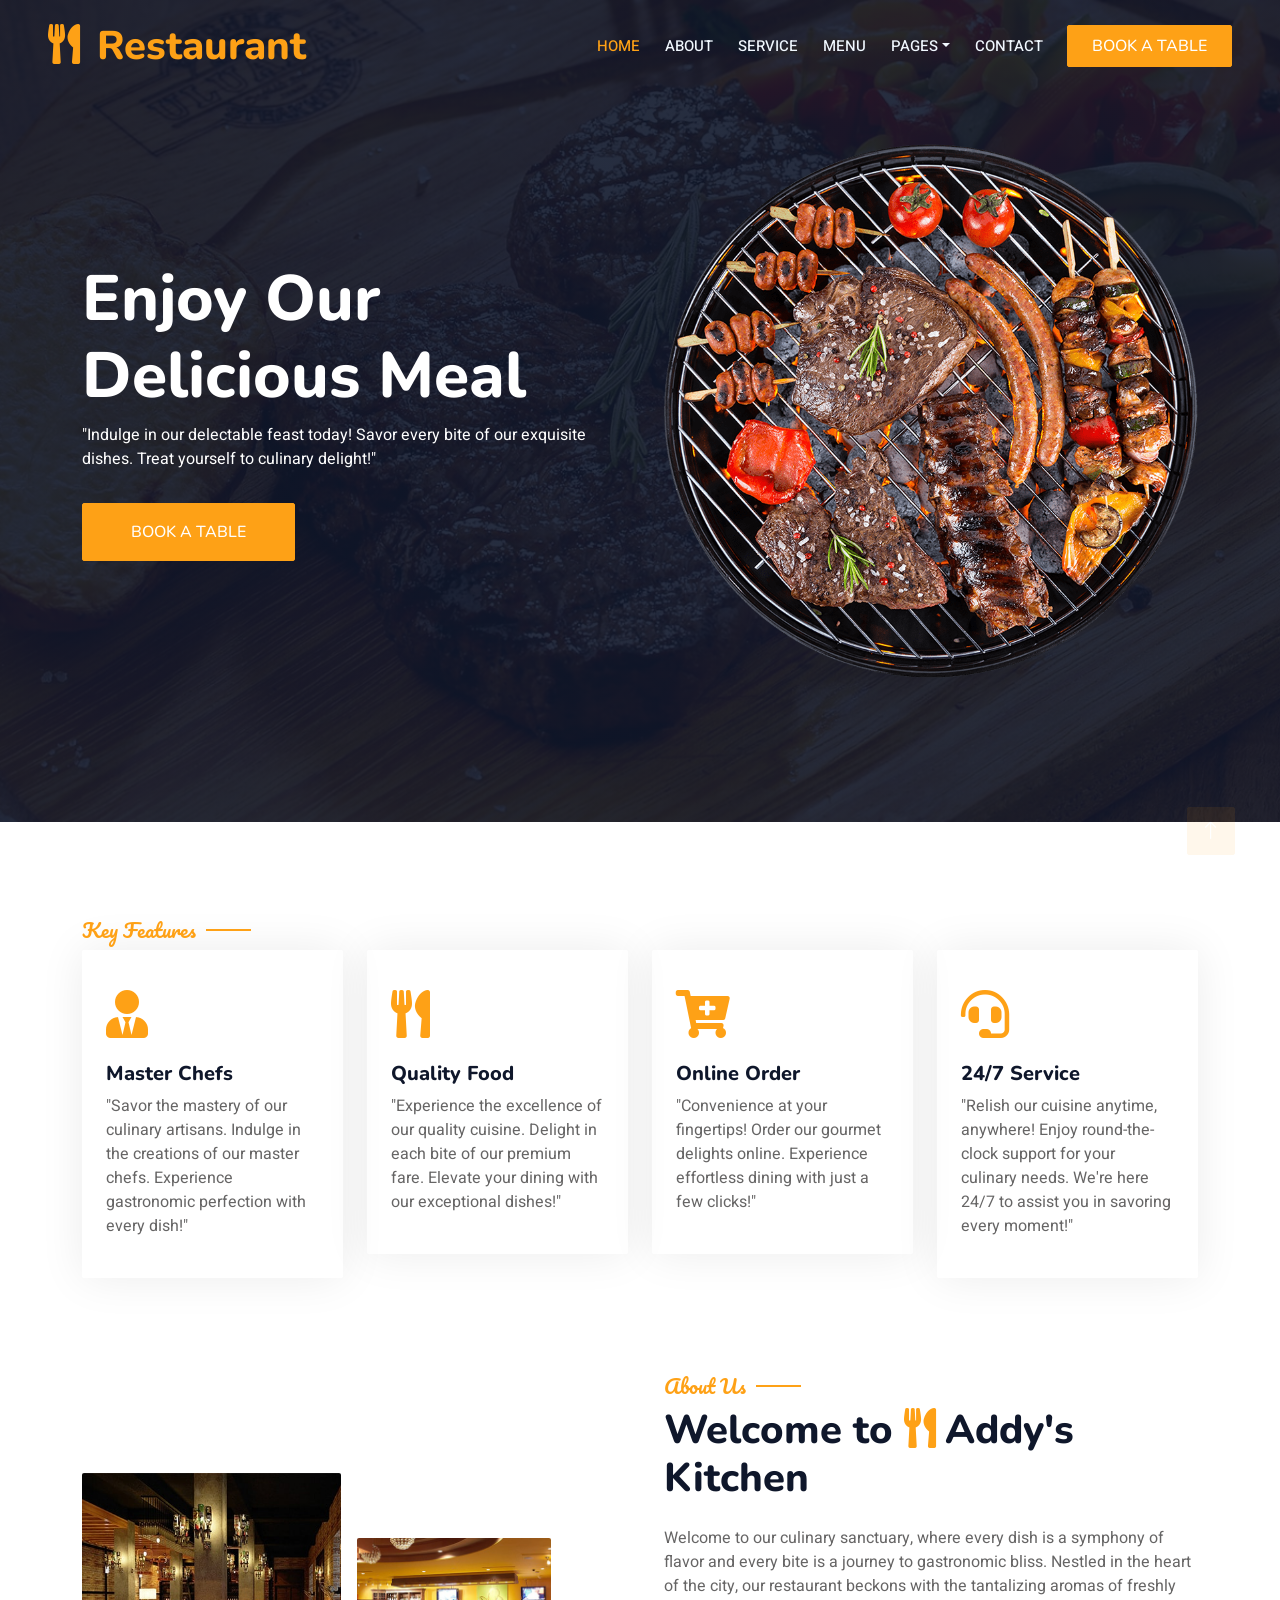
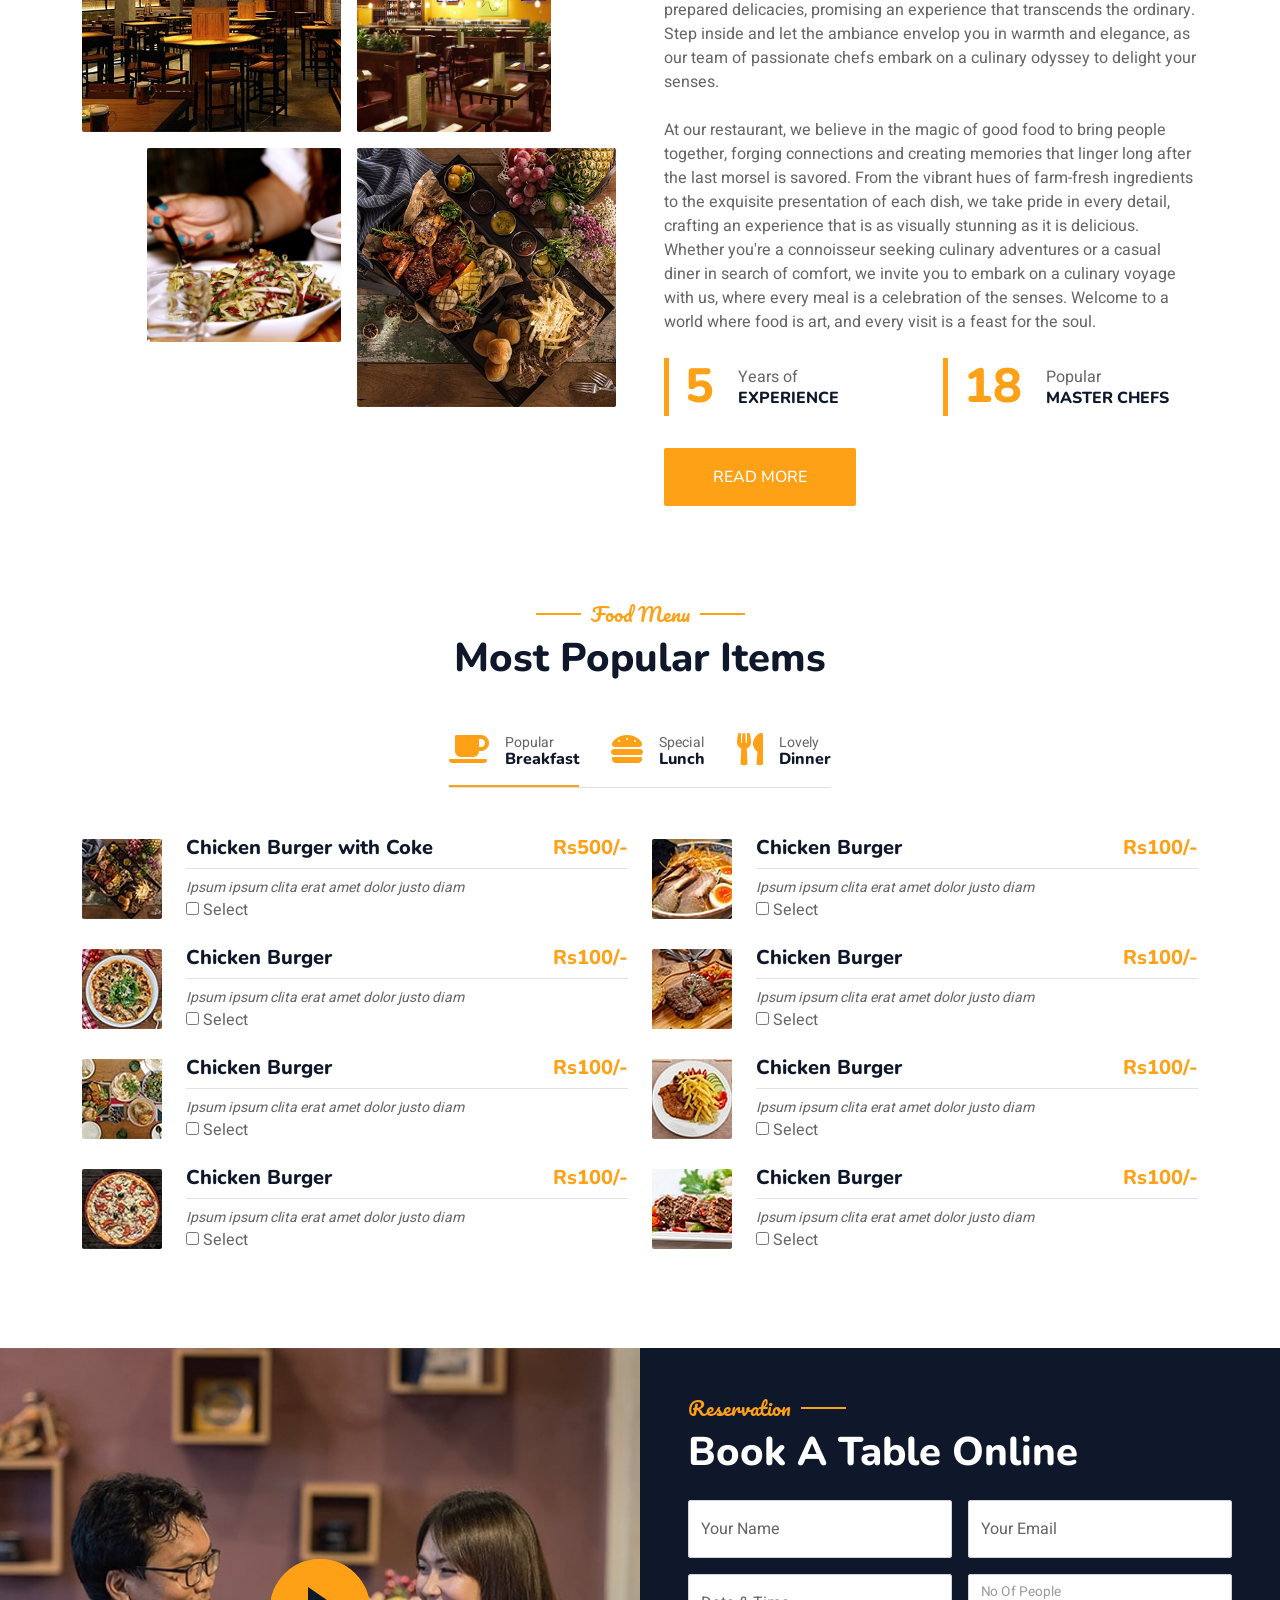
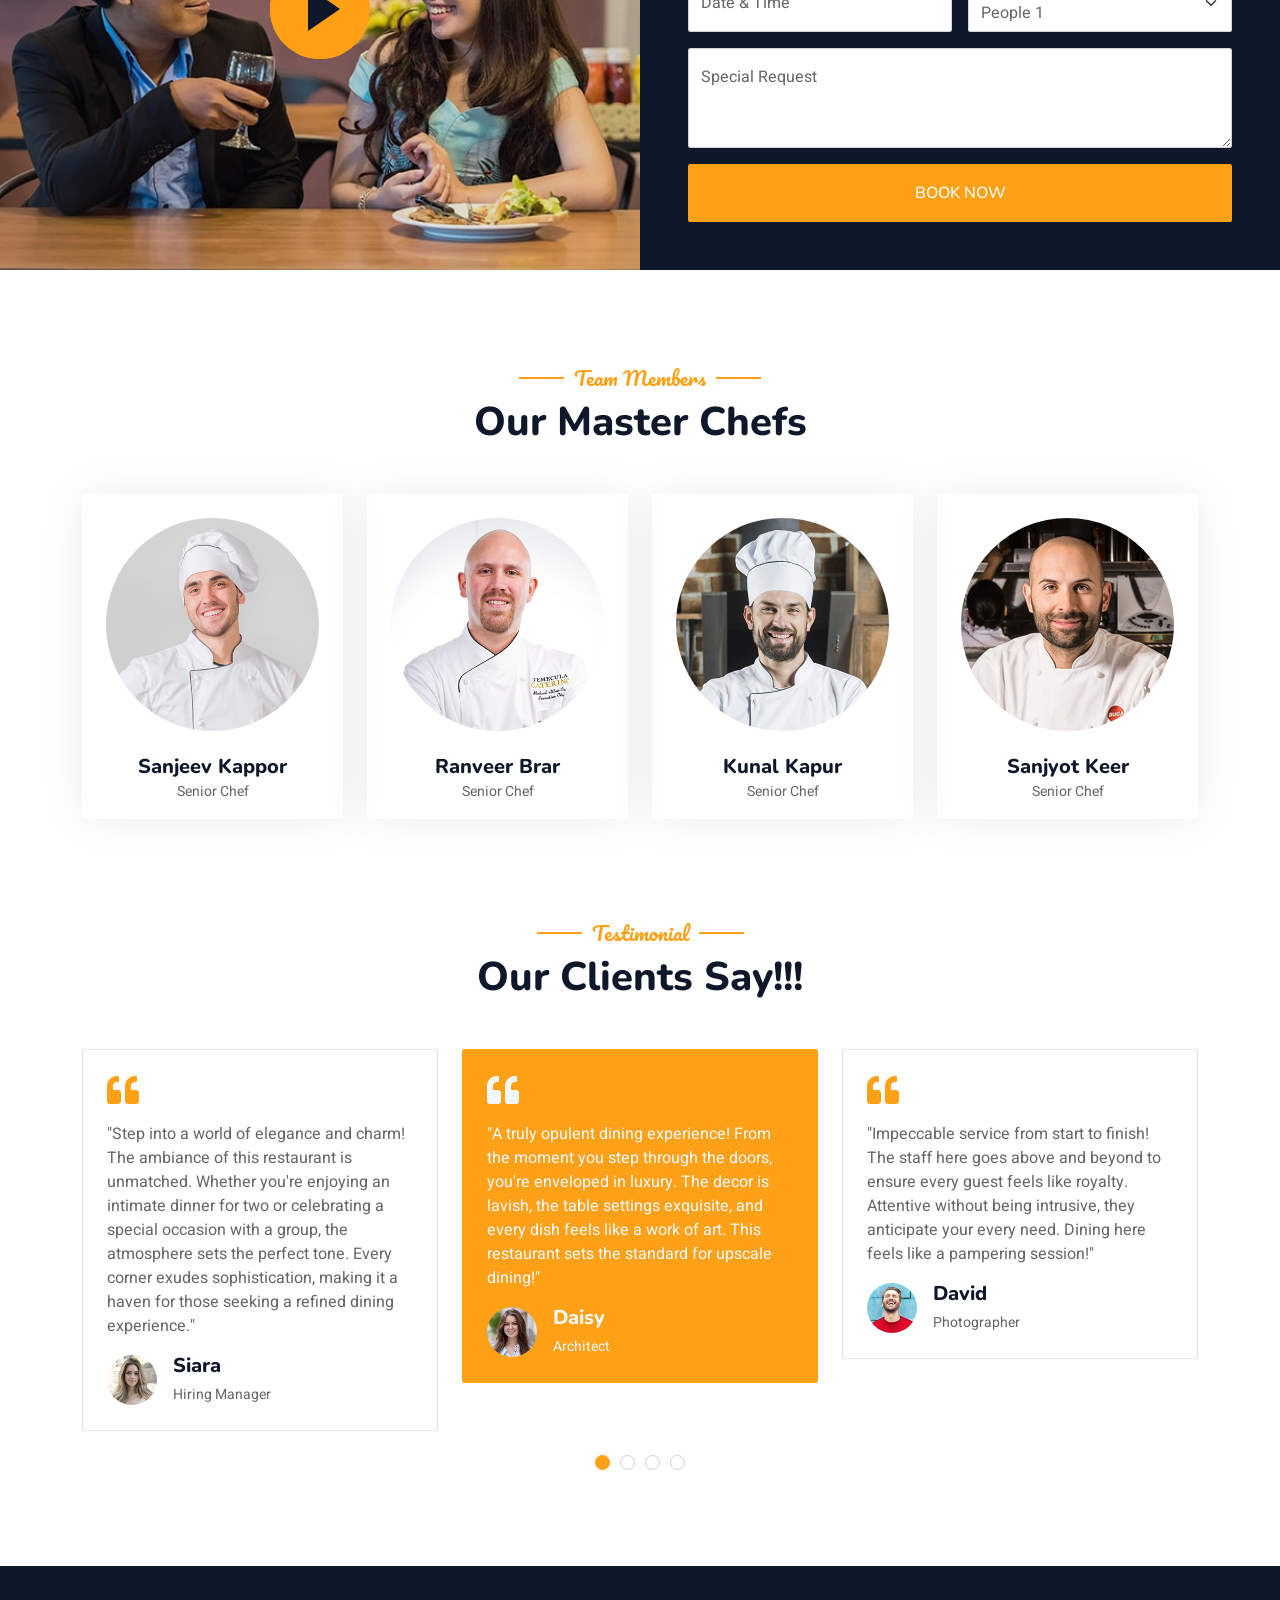
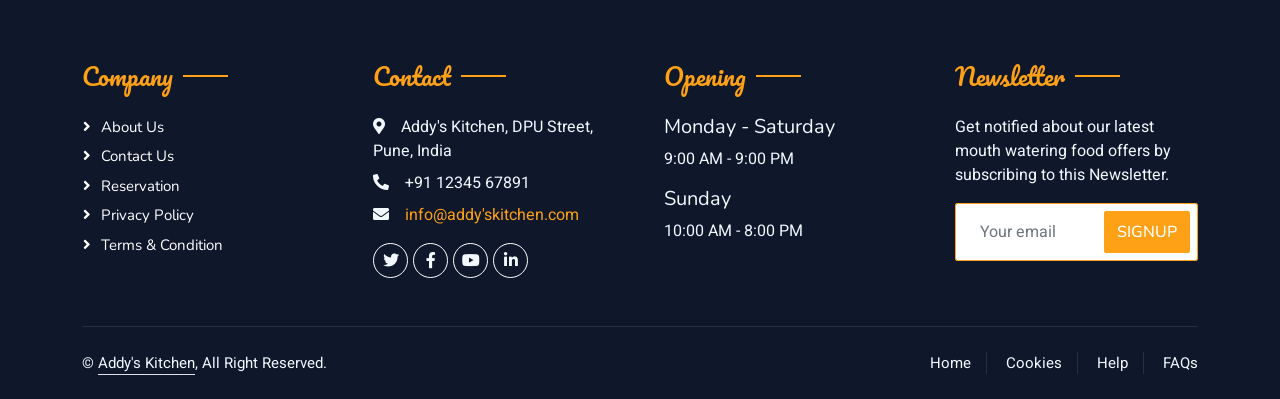
<file: index.html>
<!DOCTYPE html>
<html lang="en">

<head>
    <meta charset="utf-8">
    <title>Restaurant - Bootstrap Restaurant</title>
    <meta content="width=device-width, initial-scale=1.0" name="viewport">
    <meta content="" name="keywords">
    <meta content="" name="description">

    <!-- Favicon -->
    <link href="img/favicon.ico.jpg" rel="icon">

    <!-- Google Web Fonts -->
    <link rel="preconnect" href="https://fonts.googleapis.com">
    <link rel="preconnect" href="https://fonts.gstatic.com" crossorigin>
    <link href="https://fonts.googleapis.com/css2?family=Heebo:wght@400;500;600&family=Nunito:wght@600;700;800&family=Pacifico&display=swap" rel="stylesheet">

    <!-- Icon Font Stylesheet -->
    <link href="https://cdnjs.cloudflare.com/ajax/libs/font-awesome/5.10.0/css/all.min.css" rel="stylesheet">
    <link href="https://cdn.jsdelivr.net/npm/bootstrap-icons@1.4.1/font/bootstrap-icons.css" rel="stylesheet">

    <!-- Libraries Stylesheet -->
    <link href="lib/animate/animate.min.css" rel="stylesheet">
    <link href="lib/owlcarousel/assets/owl.carousel.min.css" rel="stylesheet">
    <link href="lib/tempusdominus/css/tempusdominus-bootstrap-4.min.css" rel="stylesheet" />

    <!-- Customized Bootstrap Stylesheet -->
    <link href="css/bootstrap.min.css" rel="stylesheet">

    <!-- Template Stylesheet -->
    <link href="css/style.css" rel="stylesheet">
</head>

<body>
    <div class="container-xxl bg-white p-0">
        <!-- Spinner Start -->
        <div id="spinner" class="show bg-white position-fixed translate-middle w-100 vh-100 top-50 start-50 d-flex align-items-center justify-content-center">
            <div class="spinner-border text-primary" style="width: 3rem; height: 3rem;" role="status">
                <span class="sr-only">Loading...</span>
            </div>
        </div>
        <!-- Spinner End -->


        <!-- Navbar & Hero Start -->
        <div class="container-xxl position-relative p-0">
            <nav class="navbar navbar-expand-lg navbar-dark bg-dark px-4 px-lg-5 py-3 py-lg-0">
                <a href="" class="navbar-brand p-0">
                    <h1 class="text-primary m-0"><i class="fa fa-utensils me-3"></i>Restaurant</h1>
                    <!-- <img src="img/logo.png" alt="Logo"> -->
                </a>
                <button class="navbar-toggler" type="button" data-bs-toggle="collapse" data-bs-target="#navbarCollapse">
                    <span class="fa fa-bars"></span>
                </button>
                <div class="collapse navbar-collapse" id="navbarCollapse">
                    <div class="navbar-nav ms-auto py-0 pe-4">
                        <a href="index.html" class="nav-item nav-link active">Home</a>
                        <a href="about.html" class="nav-item nav-link">About</a>
                        <a href="service.html" class="nav-item nav-link">Service</a>
                        <a href="menu.html" class="nav-item nav-link">Menu</a>
                        <div class="nav-item dropdown">
                            <a href="#" class="nav-link dropdown-toggle" data-bs-toggle="dropdown">Pages</a>
                            <div class="dropdown-menu m-0">
                                <a href="booking.html" class="dropdown-item">Booking</a>
                                <a href="team.html" class="dropdown-item">Our Team</a>
                                <a href="testimonial.html" class="dropdown-item">Testimonial</a>
                            </div>
                        </div>
                        <a href="contact.html" class="nav-item nav-link">Contact</a>
                    </div>
                    <a href="booking.html" class="btn btn-primary py-2 px-4">Book A Table</a>
                </div>
            </nav>

            <div class="container-xxl py-5 bg-dark hero-header mb-5">
                <div class="container my-5 py-5">
                    <div class="row align-items-center g-5">
                        <div class="col-lg-6 text-center text-lg-start">
                            <h1 class="display-3 text-white animated slideInLeft">Enjoy Our<br>Delicious Meal</h1>
                            <p class="text-white animated slideInLeft mb-4 pb-2">"Indulge in our delectable feast today! Savor every bite of our exquisite dishes. Treat yourself to culinary delight!"</p>
                            <a href="booking.html" class="btn btn-primary py-sm-3 px-sm-5 me-3 animated slideInLeft">Book A Table</a>
                        </div>
                        <div class="col-lg-6 text-center text-lg-end overflow-hidden">
                            <img class="img-fluid" src="img/hero.png" alt="">
                        </div>
                    </div>
                </div>
            </div>
        </div>
        <!-- Navbar & Hero End -->


        <!-- Key Feature (Service) -->

        <div class="container-xxl py-5">
            <div class="container">
                <h5 class="section-title ff-secondary text-start text-primary fw-normal">Key Features</h5>
                <div class="row g-4">
                    <div class="col-lg-3 col-sm-6 wow fadeInUp" data-wow-delay="0.1s">
                        <div class="service-item rounded pt-3">
                            <div class="p-4">
                                <i class="fa fa-3x fa-user-tie text-primary mb-4"></i>
                                <h5>Master Chefs</h5>
                                <p>"Savor the mastery of our culinary artisans. Indulge in the creations of our master chefs. Experience gastronomic perfection with every dish!"</p>
                            </div>
                        </div>
                    </div>
                    <div class="col-lg-3 col-sm-6 wow fadeInUp" data-wow-delay="0.3s">
                        <div class="service-item rounded pt-3">
                            <div class="p-4">
                                <i class="fa fa-3x fa-utensils text-primary mb-4"></i>
                                <h5>Quality Food</h5>
                                <p>"Experience the excellence of our quality cuisine. Delight in each bite of our premium fare. Elevate your dining with our exceptional dishes!"</p>
                            </div>
                        </div>
                    </div>
                    <div class="col-lg-3 col-sm-6 wow fadeInUp" data-wow-delay="0.5s">
                        <div class="service-item rounded pt-3">
                            <div class="p-4">
                                <i class="fa fa-3x fa-cart-plus text-primary mb-4"></i>
                                <h5>Online Order</h5>
                                <p>"Convenience at your fingertips! Order our gourmet delights online. Experience effortless dining with just a few clicks!"</p>
                            </div>
                        </div>
                    </div>
                    <div class="col-lg-3 col-sm-6 wow fadeInUp" data-wow-delay="0.7s">
                        <div class="service-item rounded pt-3">
                            <div class="p-4">
                                <i class="fa fa-3x fa-headset text-primary mb-4"></i>
                                <h5>24/7 Service</h5>
                                <p>"Relish our cuisine anytime, anywhere! Enjoy round-the-clock support for your culinary needs. We're here 24/7 to assist you in savoring every moment!"</p>
                            </div>
                        </div>
                    </div>
                </div>
            </div>
        </div>
        <!-- Service End -->


        <!-- About Start -->
        <div class="container-xxl py-5">
            <div class="container">
                <div class="row g-5 align-items-center">
                    <div class="col-lg-6">
                        <div class="row g-3">
                            <div class="col-6 text-start">
                                <img class="img-fluid rounded w-100 wow zoomIn" data-wow-delay="0.1s" src="img/about-1.jpg">
                            </div>
                            <div class="col-6 text-start">
                                <img class="img-fluid rounded w-75 wow zoomIn" data-wow-delay="0.3s" src="img/about-2.jpg" style="margin-top: 25%;">
                            </div>
                            <div class="col-6 text-end">
                                <img class="img-fluid rounded w-75 wow zoomIn" data-wow-delay="0.5s" src="img/about-3.jpg">
                            </div>
                            <div class="col-6 text-end">
                                <img class="img-fluid rounded w-100 wow zoomIn" data-wow-delay="0.7s" src="img/about-4.jpg">
                            </div>
                        </div>
                    </div>
                    <div class="col-lg-6">
                        <h5 class="section-title ff-secondary text-start text-primary fw-normal">About Us</h5>
                        <h1 class="mb-4">Welcome to <i class="fa fa-utensils text-primary me-2"></i>Addy's Kitchen</h1>
                        <p class="mb-4">Welcome to our culinary sanctuary, where every dish is a symphony of flavor and every bite is a journey to gastronomic bliss. Nestled in the heart of the city, our restaurant beckons with the tantalizing aromas of freshly prepared delicacies, promising an experience that transcends the ordinary. Step inside and let the ambiance envelop you in warmth and elegance, as our team of passionate chefs embark on a culinary odyssey to delight your senses.</p>
                        <p class="mb-4">At our restaurant, we believe in the magic of good food to bring people together, forging connections and creating memories that linger long after the last morsel is savored. From the vibrant hues of farm-fresh ingredients to the exquisite presentation of each dish, we take pride in every detail, crafting an experience that is as visually stunning as it is delicious. Whether you're a connoisseur seeking culinary adventures or a casual diner in search of comfort, we invite you to embark on a culinary voyage with us, where every meal is a celebration of the senses. Welcome to a world where food is art, and every visit is a feast for the soul.</p>
                        <div class="row g-4 mb-4">
                            <div class="col-sm-6">
                                <div class="d-flex align-items-center border-start border-5 border-primary px-3">
                                    <h1 class="flex-shrink-0 display-5 text-primary mb-0" data-toggle="counter-up">15</h1>
                                    <div class="ps-4">
                                        <p class="mb-0">Years of</p>
                                        <h6 class="text-uppercase mb-0">Experience</h6>
                                    </div>
                                </div>
                            </div>
                            <div class="col-sm-6">
                                <div class="d-flex align-items-center border-start border-5 border-primary px-3">
                                    <h1 class="flex-shrink-0 display-5 text-primary mb-0" data-toggle="counter-up">50</h1>
                                    <div class="ps-4">
                                        <p class="mb-0">Popular</p>
                                        <h6 class="text-uppercase mb-0">Master Chefs</h6>
                                    </div>
                                </div>
                            </div>
                        </div>
                        <a class="btn btn-primary py-3 px-5 mt-2" href="">Read More</a>
                    </div>
                </div>
            </div>
        </div>
        <!-- About End -->


        <!-- Menu Start -->
        <div class="container-xxl py-5">
            <div class="container">
                <div class="text-center wow fadeInUp" data-wow-delay="0.1s">
                    <h5 class="section-title ff-secondary text-center text-primary fw-normal">Food Menu</h5>
                    <h1 class="mb-5">Most Popular Items</h1>
                </div>
                <div class="tab-class text-center wow fadeInUp" data-wow-delay="0.1s">
                    <ul class="nav nav-pills d-inline-flex justify-content-center border-bottom mb-5">
                        <li class="nav-item">
                            <a class="d-flex align-items-center text-start mx-3 ms-0 pb-3 active" data-bs-toggle="pill" href="#tab-1">
                                <i class="fa fa-coffee fa-2x text-primary"></i>
                                <div class="ps-3">
                                    <small class="text-body">Popular</small>
                                    <h6 class="mt-n1 mb-0">Breakfast</h6>
                                </div>
                            </a>
                        </li>
                        <li class="nav-item">
                            <a class="d-flex align-items-center text-start mx-3 pb-3" data-bs-toggle="pill" href="#tab-2">
                                <i class="fa fa-hamburger fa-2x text-primary"></i>
                                <div class="ps-3">
                                    <small class="text-body">Special</small>
                                    <h6 class="mt-n1 mb-0">Lunch</h6>
                                </div>
                            </a>
                        </li>
                        <li class="nav-item">
                            <a class="d-flex align-items-center text-start mx-3 me-0 pb-3" data-bs-toggle="pill" href="#tab-3">
                                <i class="fa fa-utensils fa-2x text-primary"></i>
                                <div class="ps-3">
                                    <small class="text-body">Lovely</small>
                                    <h6 class="mt-n1 mb-0">Dinner</h6>
                                </div>
                            </a>
                        </li>
                    </ul>
                    <div class="tab-content">
                        <div id="tab-1" class="tab-pane fade show p-0 active">
                            <div class="row g-4">
                                <div class="col-lg-6">
                                    <div class="d-flex align-items-center">
                                        <img class="flex-shrink-0 img-fluid rounded" src="img/menu-1.jpg" alt="" style="width: 80px;">
                                        <div class="w-100 d-flex flex-column text-start ps-4">
                                            <h5 class="d-flex justify-content-between border-bottom pb-2">
                                                <span>Chicken Burger with Coke</span>
                                                <span class="text-primary">Rs500/-</span>
                                            </h5>
                                            <small class="fst-italic">Ipsum ipsum clita erat amet dolor justo diam</small>
                                            <label><input type="checkbox" id="option1" value="option1"> Select</label>

                                        </div>
                                    </div>
                                </div>
                                <div class="col-lg-6">
                                    <div class="d-flex align-items-center">
                                        <img class="flex-shrink-0 img-fluid rounded" src="img/menu-2.jpg" alt="" style="width: 80px;">
                                        <div class="w-100 d-flex flex-column text-start ps-4">
                                            <h5 class="d-flex justify-content-between border-bottom pb-2">
                                                <span>Chicken Burger</span>
                                                <span class="text-primary">Rs100/-</span>
                                            </h5>
                                            <small class="fst-italic">Ipsum ipsum clita erat amet dolor justo diam</small>
                                            <label><input type="checkbox" id="option1" value="option1"> Select</label>
                                        </div>
                                    </div>
                                </div>
                                <div class="col-lg-6">
                                    <div class="d-flex align-items-center">
                                        <img class="flex-shrink-0 img-fluid rounded" src="img/menu-3.jpg" alt="" style="width: 80px;">
                                        <div class="w-100 d-flex flex-column text-start ps-4">
                                            <h5 class="d-flex justify-content-between border-bottom pb-2">
                                                <span>Chicken Burger</span>
                                                <span class="text-primary">Rs100/-</span>
                                            </h5>
                                            <small class="fst-italic">Ipsum ipsum clita erat amet dolor justo diam</small>
                                            <label><input type="checkbox" id="option1" value="option1"> Select</label>
                                        </div>
                                    </div>
                                </div>
                                <div class="col-lg-6">
                                    <div class="d-flex align-items-center">
                                        <img class="flex-shrink-0 img-fluid rounded" src="img/menu-4.jpg" alt="" style="width: 80px;">
                                        <div class="w-100 d-flex flex-column text-start ps-4">
                                            <h5 class="d-flex justify-content-between border-bottom pb-2">
                                                <span>Chicken Burger</span>
                                                <span class="text-primary">Rs100/-</span>
                                            </h5>
                                            <small class="fst-italic">Ipsum ipsum clita erat amet dolor justo diam</small>
                                            <label><input type="checkbox" id="option1" value="option1"> Select</label>
                                        </div>
                                    </div>
                                </div>
                                <div class="col-lg-6">
                                    <div class="d-flex align-items-center">
                                        <img class="flex-shrink-0 img-fluid rounded" src="img/menu-5.jpg" alt="" style="width: 80px;">
                                        <div class="w-100 d-flex flex-column text-start ps-4">
                                            <h5 class="d-flex justify-content-between border-bottom pb-2">
                                                <span>Chicken Burger</span>
                                                <span class="text-primary">Rs100/-</span>
                                            </h5>
                                            <small class="fst-italic">Ipsum ipsum clita erat amet dolor justo diam</small>
                                            <label><input type="checkbox" id="option1" value="option1"> Select</label>
                                        </div>
                                    </div>
                                </div>
                                <div class="col-lg-6">
                                    <div class="d-flex align-items-center">
                                        <img class="flex-shrink-0 img-fluid rounded" src="img/menu-6.jpg" alt="" style="width: 80px;">
                                        <div class="w-100 d-flex flex-column text-start ps-4">
                                            <h5 class="d-flex justify-content-between border-bottom pb-2">
                                                <span>Chicken Burger</span>
                                                <span class="text-primary">Rs100/-</span>
                                            </h5>
                                            <small class="fst-italic">Ipsum ipsum clita erat amet dolor justo diam</small>
                                            <label><input type="checkbox" id="option1" value="option1"> Select</label>
                                        </div>
                                    </div>
                                </div>
                                <div class="col-lg-6">
                                    <div class="d-flex align-items-center">
                                        <img class="flex-shrink-0 img-fluid rounded" src="img/menu-7.jpg" alt="" style="width: 80px;">
                                        <div class="w-100 d-flex flex-column text-start ps-4">
                                            <h5 class="d-flex justify-content-between border-bottom pb-2">
                                                <span>Chicken Burger</span>
                                                <span class="text-primary">Rs100/-</span>
                                            </h5>
                                            <small class="fst-italic">Ipsum ipsum clita erat amet dolor justo diam</small>
                                            <label><input type="checkbox" id="option1" value="option1"> Select</label>
                                        </div>
                                    </div>
                                </div>
                                <div class="col-lg-6">
                                    <div class="d-flex align-items-center">
                                        <img class="flex-shrink-0 img-fluid rounded" src="img/menu-8.jpg" alt="" style="width: 80px;">
                                        <div class="w-100 d-flex flex-column text-start ps-4">
                                            <h5 class="d-flex justify-content-between border-bottom pb-2">
                                                <span>Chicken Burger</span>
                                                <span class="text-primary">Rs100/-</span>
                                            </h5>
                                            <small class="fst-italic">Ipsum ipsum clita erat amet dolor justo diam</small>
                                            <label><input type="checkbox" id="option1" value="option1"> Select</label>
                                        </div>
                                    </div>
                                </div>
                            </div>
                        </div>
                        <div id="tab-2" class="tab-pane fade show p-0">
                            <div class="row g-4">
                                <div class="col-lg-6">
                                    <div class="d-flex align-items-center">
                                        <img class="flex-shrink-0 img-fluid rounded" src="img/menu-1.jpg" alt="" style="width: 80px;">
                                        <div class="w-100 d-flex flex-column text-start ps-4">
                                            <h5 class="d-flex justify-content-between border-bottom pb-2">
                                                <span>Diet Dish</span>
                                                <span class="text-primary">Rs100/-</span>
                                            </h5>
                                            <small class="fst-italic">A nutritious and balanced meal featuring lean steak served with a side of mixed vegetables.</small>
                                            <label><input type="checkbox" id="Diet Dish" value="Diet Dish"> Select</label>
                                        </div>
                                    </div>
                                </div>
                                <div class="col-lg-6">
                                    <div class="d-flex align-items-center">
                                        <img class="flex-shrink-0 img-fluid rounded" src="img/menu-2.jpg" alt="" style="width: 80px;">
                                        <div class="w-100 d-flex flex-column text-start ps-4">
                                            <h5 class="d-flex justify-content-between border-bottom pb-2">
                                                <span>Steak</span>
                                                <span class="text-primary">Rs100/-</span>
                                            </h5>
                                            <small class="fst-italic">Succulent grilled steak served atop a bed of mixed greens, cherry tomatoes, cucumbers, and bell peppers, drizzled with a light vinaigrette dressing.</small>
                                            <label><input type="checkbox" id="option1" value="option1"> Select</label>
                                        </div>
                                    </div>
                                </div>
                                <div class="col-lg-6">
                                    <div class="d-flex align-items-center">
                                        <img class="flex-shrink-0 img-fluid rounded" src="img/menu-3.jpg" alt="" style="width: 80px;">
                                        <div class="w-100 d-flex flex-column text-start ps-4">
                                            <h5 class="d-flex justify-content-between border-bottom pb-2">
                                                <span>Pizza-Margherita</span>
                                                <span class="text-primary">Rs600/-</span>
                                            </h5>
                                            <small class="fst-italic">A classic pizza topped with tomato sauce, fresh mozzarella cheese, and basil leaves.</small>
                                            <label><input type="checkbox" id="option1" value="option1"> Select</label>
                                        </div>
                                    </div>
                                </div>
                                <div class="col-lg-6">
                                    <div class="d-flex align-items-center">
                                        <img class="flex-shrink-0 img-fluid rounded" src="img/menu-4.jpg" alt="" style="width: 80px;">
                                        <div class="w-100 d-flex flex-column text-start ps-4">
                                            <h5 class="d-flex justify-content-between border-bottom pb-2">
                                                <span>Meat with Veggies</span>
                                                <span class="text-primary">Rs100/-</span>
                                            </h5>
                                            <small class="fst-italic">Tender meat cooked with a variety of colorful vegetables for a flavorful and wholesome dish.</small>
                                            <label><input type="checkbox" id="option1" value="option1"> Select</label>
                                        </div>
                                    </div>
                                </div>
                                <div class="col-lg-6">
                                    <div class="d-flex align-items-center">
                                        <img class="flex-shrink-0 img-fluid rounded" src="img/menu-5.jpg" alt="" style="width: 80px;">
                                        <div class="w-100 d-flex flex-column text-start ps-4">
                                            <h5 class="d-flex justify-content-between border-bottom pb-2">
                                                <span>Pasta</span>
                                                <span class="text-primary">Rs100/-</span>
                                            </h5>
                                            <small class="fst-italic">Al dente pasta tossed in a rich and savory sauce, perfect for satisfying your cravings.</small>
                                            <label><input type="checkbox" id="option1" value="option1"> Select</label>
                                        </div>
                                    </div>
                                </div>
                                <div class="col-lg-6">
                                    <div class="d-flex align-items-center">
                                        <img class="flex-shrink-0 img-fluid rounded" src="img/menu-6.jpg" alt="" style="width: 80px;">
                                        <div class="w-100 d-flex flex-column text-start ps-4">
                                            <h5 class="d-flex justify-content-between border-bottom pb-2">
                                                <span>Fries</span>
                                                <span class="text-primary">Rs100/-</span>
                                            </h5>
                                            <small class="fst-italic">Crispy golden fries seasoned to perfection, a delicious and indulgent side dish.</small>
                                            <label><input type="checkbox" id="option1" value="option1"> Select</label>
                                        </div>
                                    </div>
                                </div>
                                <div class="col-lg-6">
                                    <div class="d-flex align-items-center">
                                        <img class="flex-shrink-0 img-fluid rounded" src="img/menu-7.jpg" alt="" style="width: 80px;">
                                        <div class="w-100 d-flex flex-column text-start ps-4">
                                            <h5 class="d-flex justify-content-between border-bottom pb-2">
                                                <span>Pizza-Farmhouse</span>
                                                <span class="text-primary">Rs100/-</span>
                                            </h5>
                                            <small class="fst-italic">A hearty pizza loaded with savory toppings like ham, mushrooms, and bell peppers.</small>
                                            <label><input type="checkbox" id="option1" value="option1"> Select</label>
                                        </div>
                                    </div>
                                </div>
                                <div class="col-lg-6">
                                    <div class="d-flex align-items-center">
                                        <img class="flex-shrink-0 img-fluid rounded" src="img/menu-8.jpg" alt="" style="width: 80px;">
                                        <div class="w-100 d-flex flex-column text-start ps-4">
                                            <h5 class="d-flex justify-content-between border-bottom pb-2">
                                                <span>Sandwich- Chesse Sandwich</span>
                                                <span class="text-primary">Rs335/-</span>
                                            </h5>
                                            <small class="fst-italic">A mouthwatering sandwich filled with grilled meats, melted cheese, and fresh veggies, all pressed between two slices of bread.</small>
                                            <label><input type="checkbox" id="option1" value="option1"> Select</label>
                                        </div>
                                    </div>
                                </div>
                            </div>
                        </div>
                        <div id="tab-3" class="tab-pane fade show p-0">
                            <div class="row g-4">
                                <div class="col-lg-6">
                                    <div class="d-flex align-items-center">
                                        <img class="flex-shrink-0 img-fluid rounded" src="img/menu-1.jpg" alt="" style="width: 80px;">
                                        <div class="w-100 d-flex flex-column text-start ps-4">
                                            <h5 class="d-flex justify-content-between border-bottom pb-2">
                                                <span>Veg Burger</span>
                                                <span class="text-primary">Rs100/-</span>
                                            </h5>
                                            <small class="fst-italic">Ipsum ipsum clita erat amet dolor justo diam</small>
                                            <label><input type="checkbox" id="option1" value="option1"> Select</label>
                                        </div>
                                    </div>
                                </div>
                                <div class="col-lg-6">
                                    <div class="d-flex align-items-center">
                                        <img class="flex-shrink-0 img-fluid rounded" src="img/menu-2.jpg" alt="" style="width: 80px;">
                                        <div class="w-100 d-flex flex-column text-start ps-4">
                                            <h5 class="d-flex justify-content-between border-bottom pb-2">
                                                <span>Veg Burger</span>
                                                <span class="text-primary">Rs100/-</span>
                                            </h5>
                                            <small class="fst-italic">Ipsum ipsum clita erat amet dolor justo diam</small>
                                            <label><input type="checkbox" id="option1" value="option1"> Select</label>
                                        </div>
                                    </div>
                                </div>
                                <div class="col-lg-6">
                                    <div class="d-flex align-items-center">
                                        <img class="flex-shrink-0 img-fluid rounded" src="img/menu-3.jpg" alt="" style="width: 80px;">
                                        <div class="w-100 d-flex flex-column text-start ps-4">
                                            <h5 class="d-flex justify-content-between border-bottom pb-2">
                                                <span>Veg Burger</span>
                                                <span class="text-primary">Rs100/-</span>
                                            </h5>
                                            <small class="fst-italic">Ipsum ipsum clita erat amet dolor justo diam</small>
                                            <label><input type="checkbox" id="option1" value="option1"> Select</label>
                                        </div>
                                    </div>
                                </div>
                                <div class="col-lg-6">
                                    <div class="d-flex align-items-center">
                                        <img class="flex-shrink-0 img-fluid rounded" src="img/menu-4.jpg" alt="" style="width: 80px;">
                                        <div class="w-100 d-flex flex-column text-start ps-4">
                                            <h5 class="d-flex justify-content-between border-bottom pb-2">
                                                <span>Veg Burger</span>
                                                <span class="text-primary">Rs100/-</span>
                                            </h5>
                                            <small class="fst-italic">Ipsum ipsum clita erat amet dolor justo diam</small>
                                            <label><input type="checkbox" id="option1" value="option1"> Select</label>
                                        </div>
                                    </div>
                                </div>
                                <div class="col-lg-6">
                                    <div class="d-flex align-items-center">
                                        <img class="flex-shrink-0 img-fluid rounded" src="img/menu-5.jpg" alt="" style="width: 80px;">
                                        <div class="w-100 d-flex flex-column text-start ps-4">
                                            <h5 class="d-flex justify-content-between border-bottom pb-2">
                                                <span>Veg Burger</span>
                                                <span class="text-primary">Rs100/-</span>
                                            </h5>
                                            <small class="fst-italic">Ipsum ipsum clita erat amet dolor justo diam</small>
                                            <label><input type="checkbox" id="option1" value="option1"> Select</label>
                                        </div>
                                    </div>
                                </div>
                                <div class="col-lg-6">
                                    <div class="d-flex align-items-center">
                                        <img class="flex-shrink-0 img-fluid rounded" src="img/menu-6.jpg" alt="" style="width: 80px;">
                                        <div class="w-100 d-flex flex-column text-start ps-4">
                                            <h5 class="d-flex justify-content-between border-bottom pb-2">
                                                <span>Veg Burger</span>
                                                <span class="text-primary">Rs100/-</span>
                                            </h5>
                                            <small class="fst-italic">Ipsum ipsum clita erat amet dolor justo diam</small>
                                            <label><input type="checkbox" id="option1" value="option1"> Select</label>
                                        </div>
                                    </div>
                                </div>
                                <div class="col-lg-6">
                                    <div class="d-flex align-items-center">
                                        <img class="flex-shrink-0 img-fluid rounded" src="img/menu-7.jpg" alt="" style="width: 80px;">
                                        <div class="w-100 d-flex flex-column text-start ps-4">
                                            <h5 class="d-flex justify-content-between border-bottom pb-2">
                                                <span>Veg Burger</span>
                                                <span class="text-primary">Rs100/-</span>
                                            </h5>
                                            <small class="fst-italic">Ipsum ipsum clita erat amet dolor justo diam</small>
                                            <label><input type="checkbox" id="option1" value="option1"> Select</label>
                                        </div>
                                    </div>
                                </div>
                                <div class="col-lg-6">
                                    <div class="d-flex align-items-center">
                                        <img class="flex-shrink-0 img-fluid rounded" src="img/menu-8.jpg" alt="" style="width: 80px;">
                                        <div class="w-100 d-flex flex-column text-start ps-4">
                                            <h5 class="d-flex justify-content-between border-bottom pb-2">
                                                <span>Veg Burger</span>
                                                <span class="text-primary">Rs115</span>
                                            </h5>
                                            <small class="fst-italic">Ipsum ipsum clita erat amet dolor justo diam</small>
                                            <label><input type="checkbox" id="option1" value="option1"> Select</label>
                                        </div>
                                    </div>
                                </div>
                            </div>
                        </div>
                    </div>
                </div>
            </div>
        </div>
        <!-- Menu End -->


        <!-- Reservation Start -->
        <div class="container-xxl py-5 px-0 wow fadeInUp" data-wow-delay="0.1s">
            <div class="row g-0">
                <div class="col-md-6">
                    <div class="video">
                        <button type="button" class="btn-play" data-bs-toggle="modal" data-src="vid\cookingvideo.mp4" data-bs-target="#videoModal">
                            <span></span>
                        </button>
                    </div>
                </div>
                <div class="col-md-6 bg-dark d-flex align-items-center">
                    <div class="p-5 wow fadeInUp" data-wow-delay="0.2s">
                        <h5 class="section-title ff-secondary text-start text-primary fw-normal">Reservation</h5>
                        <h1 class="text-white mb-4">Book A Table Online</h1>
                        <form>
                            <div class="row g-3">
                                <div class="col-md-6">
                                    <div class="form-floating">
                                        <input type="text" class="form-control" id="name" placeholder="Your Name">
                                        <label for="name">Your Name</label>
                                    </div>
                                </div>
                                <div class="col-md-6">
                                    <div class="form-floating">
                                        <input type="email" class="form-control" id="email" placeholder="Your Email">
                                        <label for="email">Your Email</label>
                                    </div>
                                </div>
                                <div class="col-md-6">
                                    <div class="form-floating date" id="date3" data-target-input="nearest">
                                        <input type="text" class="form-control datetimepicker-input" id="datetime" placeholder="Date & Time" data-target="#date3" data-toggle="datetimepicker" />
                                        <label for="datetime">Date & Time</label>
                                    </div>
                                </div>
                                <div class="col-md-6">
                                    <div class="form-floating">
                                        <select class="form-select" id="select1">
                                          <option value="1">People 1</option>
                                          <option value="2">People 2</option>
                                          <option value="3">People 3</option>
                                          <option value="12">Full family</option>
                                        </select>
                                        <label for="select1">No Of People</label>
                                    </div>
                                </div>
                                <div class="col-12">
                                    <div class="form-floating">
                                        <textarea class="form-control" placeholder="Special Request" id="message" style="height: 100px"></textarea>
                                        <label for="message">Special Request</label>
                                    </div>
                                </div>
                                <div class="col-12">
                                    <button class="btn btn-primary w-100 py-3" type="submit">Book Now</button>
                                </div>
                            </div>
                        </form>
                    </div>
                </div>
            </div>
        </div>

        <div class="modal fade" id="videoModal" tabindex="-1" aria-labelledby="exampleModalLabel" aria-hidden="true">
            <div class="modal-dialog">
                <div class="modal-content rounded-0">
                    <div class="modal-header">
                        <h5 class="modal-title" id="exampleModalLabel">Youtube Video</h5>
                        <button type="button" class="btn-close" data-bs-dismiss="modal" aria-label="Close"></button>
                    </div>
                    <div class="modal-body">
                        <!-- 16:9 aspect ratio -->
                        <div class="ratio ratio-16x9">
                            <iframe class="embed-responsive-item" src="" id="video" allowfullscreen allowscriptaccess="always" allow="autoplay"></iframe>
                        </div>
                    </div>
                </div>
            </div>
        </div>
        <!-- Reservation Start -->


        <!-- Team Start -->
        <div class="container-xxl pt-5 pb-3">
            <div class="container">
                <div class="text-center wow fadeInUp" data-wow-delay="0.1s">
                    <h5 class="section-title ff-secondary text-center text-primary fw-normal">Team Members</h5>
                    <h1 class="mb-5">Our Master Chefs</h1>
                </div>
                <div class="row g-4">
                    <div class="col-lg-3 col-md-6 wow fadeInUp" data-wow-delay="0.1s">
                        <div class="team-item text-center rounded overflow-hidden">
                            <div class="rounded-circle overflow-hidden m-4">
                                <img class="img-fluid" src="img/team-1.jpg" alt="">
                            </div>
                            <h5 class="mb-0">Sanjeev Kappor</h5>
                            <small>Senior Chef</small>
                            <div class="d-flex justify-content-center mt-3">
                                <a class="btn btn-square btn-primary mx-1" href=""><i class="fab fa-facebook-f"></i></a>
                                <a class="btn btn-square btn-primary mx-1" href=""><i class="fab fa-twitter"></i></a>
                                <a class="btn btn-square btn-primary mx-1" href=""><i class="fab fa-instagram"></i></a>
                            </div>
                        </div>
                    </div>
                    <div class="col-lg-3 col-md-6 wow fadeInUp" data-wow-delay="0.3s">
                        <div class="team-item text-center rounded overflow-hidden">
                            <div class="rounded-circle overflow-hidden m-4">
                                <img class="img-fluid" src="img/team-2.jpg" alt="">
                            </div>
                            <h5 class="mb-0">Ranveer Brar</h5>
                            <small>Senior Chef</small>
                            <div class="d-flex justify-content-center mt-3">
                                <a class="btn btn-square btn-primary mx-1" href=""><i class="fab fa-facebook-f"></i></a>
                                <a class="btn btn-square btn-primary mx-1" href=""><i class="fab fa-twitter"></i></a>
                                <a class="btn btn-square btn-primary mx-1" href=""><i class="fab fa-instagram"></i></a>
                            </div>
                        </div>
                    </div>
                    <div class="col-lg-3 col-md-6 wow fadeInUp" data-wow-delay="0.5s">
                        <div class="team-item text-center rounded overflow-hidden">
                            <div class="rounded-circle overflow-hidden m-4">
                                <img class="img-fluid" src="img/team-3.jpg" alt="">
                            </div>
                            <h5 class="mb-0">Kunal Kapur</h5>
                            <small>Senior Chef</small>
                            <div class="d-flex justify-content-center mt-3">
                                <a class="btn btn-square btn-primary mx-1" href=""><i class="fab fa-facebook-f"></i></a>
                                <a class="btn btn-square btn-primary mx-1" href=""><i class="fab fa-twitter"></i></a>
                                <a class="btn btn-square btn-primary mx-1" href=""><i class="fab fa-instagram"></i></a>
                            </div>
                        </div>
                    </div>
                    <div class="col-lg-3 col-md-6 wow fadeInUp" data-wow-delay="0.7s">
                        <div class="team-item text-center rounded overflow-hidden">
                            <div class="rounded-circle overflow-hidden m-4">
                                <img class="img-fluid" src="img/team-4.jpg" alt="">
                            </div>
                            <h5 class="mb-0">Sanjyot Keer</h5>
                            <small>Senior Chef</small>
                            <div class="d-flex justify-content-center mt-3">
                                <a class="btn btn-square btn-primary mx-1" href=""><i class="fab fa-facebook-f"></i></a>
                                <a class="btn btn-square btn-primary mx-1" href=""><i class="fab fa-twitter"></i></a>
                                <a class="btn btn-square btn-primary mx-1" href=""><i class="fab fa-instagram"></i></a>
                            </div>
                        </div>
                    </div>
                </div>
            </div>
        </div>
        <!-- Team End -->


        <!-- Testimonial Start -->
        <div class="container-xxl py-5 wow fadeInUp" data-wow-delay="0.1s">
            <div class="container">
                <div class="text-center">
                    <h5 class="section-title ff-secondary text-center text-primary fw-normal">Testimonial</h5>
                    <h1 class="mb-5">Our Clients Say!!!</h1>
                </div>
                <div class="owl-carousel testimonial-carousel">
                    <div class="testimonial-item bg-transparent border rounded p-4">
                        <i class="fa fa-quote-left fa-2x text-primary mb-3"></i>
                        <p>"A truly opulent dining experience! From the moment you step through the doors, you're enveloped in luxury. The decor is lavish, the table settings exquisite, and every dish feels like a work of art. This restaurant sets the standard for upscale dining!"</p>
                        <div class="d-flex align-items-center">
                            <img class="img-fluid flex-shrink-0 rounded-circle" src="img/testimonial-1.jpg" style="width: 50px; height: 50px;">
                            <div class="ps-3">
                                <h5 class="mb-1">Daisy</h5>
                                <small>Architect</small>
                            </div>
                        </div>
                    </div>
                    <div class="testimonial-item bg-transparent border rounded p-4">
                        <i class="fa fa-quote-left fa-2x text-primary mb-3"></i>
                        <p>"Impeccable service from start to finish! The staff here goes above and beyond to ensure every guest feels like royalty. Attentive without being intrusive, they anticipate your every need. Dining here feels like a pampering session!"</p>
                        <div class="d-flex align-items-center">
                            <img class="img-fluid flex-shrink-0 rounded-circle" src="img/testimonial-2.jpg" style="width: 50px; height: 50px;">
                            <div class="ps-3">
                                <h5 class="mb-1">David</h5>
                                <small>Photographer</small>
                            </div>
                        </div>
                    </div>
                    <div class="testimonial-item bg-transparent border rounded p-4">
                        <i class="fa fa-quote-left fa-2x text-primary mb-3"></i>
                        <p>"A true gem with a rich history! This restaurant isn't just a place to eat; it's a part of the city's heritage. Generations of families have dined here, creating cherished memories. The legacy of excellence continues with each visit, making it a timeless favorite."</p>
                        <div class="d-flex align-items-center">
                            <img class="img-fluid flex-shrink-0 rounded-circle" src="img/testimonial-3.jpg" style="width: 50px; height: 50px;">
                            <div class="ps-3">
                                <h5 class="mb-1">Aashish</h5>
                                <small>Software Developer</small>
                            </div>
                        </div>
                    </div>
                    <div class="testimonial-item bg-transparent border rounded p-4">
                        <i class="fa fa-quote-left fa-2x text-primary mb-3"></i>
                        <p>"Step into a world of elegance and charm! The ambiance of this restaurant is unmatched. Whether you're enjoying an intimate dinner for two or celebrating a special occasion with a group, the atmosphere sets the perfect tone. Every corner exudes sophistication, making it a haven for those seeking a refined dining experience."</p>
                        <div class="d-flex align-items-center">
                            <img class="img-fluid flex-shrink-0 rounded-circle" src="img/testimonial-4.jpg" style="width: 50px; height: 50px;">
                            <div class="ps-3">
                                <h5 class="mb-1">Siara</h5>
                                <small>Hiring Manager</small>
                            </div>
                        </div>
                    </div>
                </div>
            </div>
        </div>
        <!-- Testimonial End -->


        <!-- Footer Start -->
        <div class="container-fluid bg-dark text-light footer pt-5 mt-5 wow fadeIn" data-wow-delay="0.1s">
            <div class="container py-5">
                <div class="row g-5">
                    <div class="col-lg-3 col-md-6">
                        <h4 class="section-title ff-secondary text-start text-primary fw-normal mb-4">Company</h4>
                        <a class="btn btn-link" href="about.html">About Us</a>
                        <a class="btn btn-link" href="contact.html">Contact Us</a>
                        <a class="btn btn-link" href="booking.html">Reservation</a>
                        <a class="btn btn-link" href="">Privacy Policy</a>
                        <a class="btn btn-link" href="">Terms & Condition</a>
                    </div>
                    <div class="col-lg-3 col-md-6">
                        <h4 class="section-title ff-secondary text-start text-primary fw-normal mb-4">Contact</h4>
                        <p class="mb-2"><i class="fa fa-map-marker-alt me-3"></i>Addy's Kitchen, DPU Street, Pune, India</p>
                        <p class="mb-2"><i class="fa fa-phone-alt me-3"></i>+91 12345 67891</p>
                        <p class="mb-2"><i class="fa fa-envelope me-3"></i><a href="mailto:info@addy'skitchen.com">info@addy'skitchen.com</a></p>                        
                        <div class="d-flex pt-2">
                            <a class="btn btn-outline-light btn-social" href=""><i class="fab fa-twitter"></i></a>
                            <a class="btn btn-outline-light btn-social" href=""><i class="fab fa-facebook-f"></i></a>
                            <a class="btn btn-outline-light btn-social" href=""><i class="fab fa-youtube"></i></a>
                            <a class="btn btn-outline-light btn-social" href=""><i class="fab fa-linkedin-in"></i></a>
                        </div>
                    </div>
                    <div class="col-lg-3 col-md-6">
                        <h4 class="section-title ff-secondary text-start text-primary fw-normal mb-4">Opening</h4>
                        <h5 class="text-light fw-normal">Monday - Saturday</h5>
                        <p>9:00 AM - 9:00 PM</p>
                        <h5 class="text-light fw-normal">Sunday</h5>
                        <p>10:00 AM - 8:00 PM</p>
                    </div>
                    <div class="col-lg-3 col-md-6">
                        <h4 class="section-title ff-secondary text-start text-primary fw-normal mb-4">Newsletter</h4>
                        <p>Get notified about our latest mouth watering food offers by subscribing to this Newsletter.</p>
                        <div class="position-relative mx-auto" style="max-width: 400px;">
                            <input class="form-control border-primary w-100 py-3 ps-4 pe-5" type="text" placeholder="Your email">
                            <button type="button" class="btn btn-primary py-2 position-absolute top-0 end-0 mt-2 me-2">SignUp</button>
                        </div>
                    </div>
                </div>
            </div>
            <div class="container">
                <div class="copyright">
                    <div class="row">
                        <div class="col-md-6 text-center text-md-start mb-3 mb-md-0">
                            &copy; <a class="border-bottom" href="#">Addy's Kitchen</a>, All Right Reserved.
                        </div>
                        <div class="col-md-6 text-center text-md-end">
                            <div class="footer-menu">
                                <a href="index.html">Home</a>
                                <a href="">Cookies</a>
                                <a href="contact.html">Help</a>
                                <a href="">FAQs</a>
                            </div>
                        </div>
                    </div>
                </div>
            </div>
        </div>
        <!-- Footer End -->


        <!-- Back to Top -->
        <a href="#" class="btn btn-lg btn-primary btn-lg-square back-to-top"><i class="bi bi-arrow-up"></i></a>
    </div>

    <!-- JavaScript Libraries -->
    <script src="https://code.jquery.com/jquery-3.4.1.min.js"></script>
    <script src="https://cdn.jsdelivr.net/npm/bootstrap@5.0.0/dist/js/bootstrap.bundle.min.js"></script>
    <script src="lib/wow/wow.min.js"></script>
    <script src="lib/easing/easing.min.js"></script>
    <script src="lib/waypoints/waypoints.min.js"></script>
    <script src="lib/counterup/counterup.min.js"></script>
    <script src="lib/owlcarousel/owl.carousel.min.js"></script>
    <script src="lib/tempusdominus/js/moment.min.js"></script>
    <script src="lib/tempusdominus/js/moment-timezone.min.js"></script>
    <script src="lib/tempusdominus/js/tempusdominus-bootstrap-4.min.js"></script>

    <!-- Template Javascript -->
    <script src="js/main.js"></script>
</body>

</html>
</file>
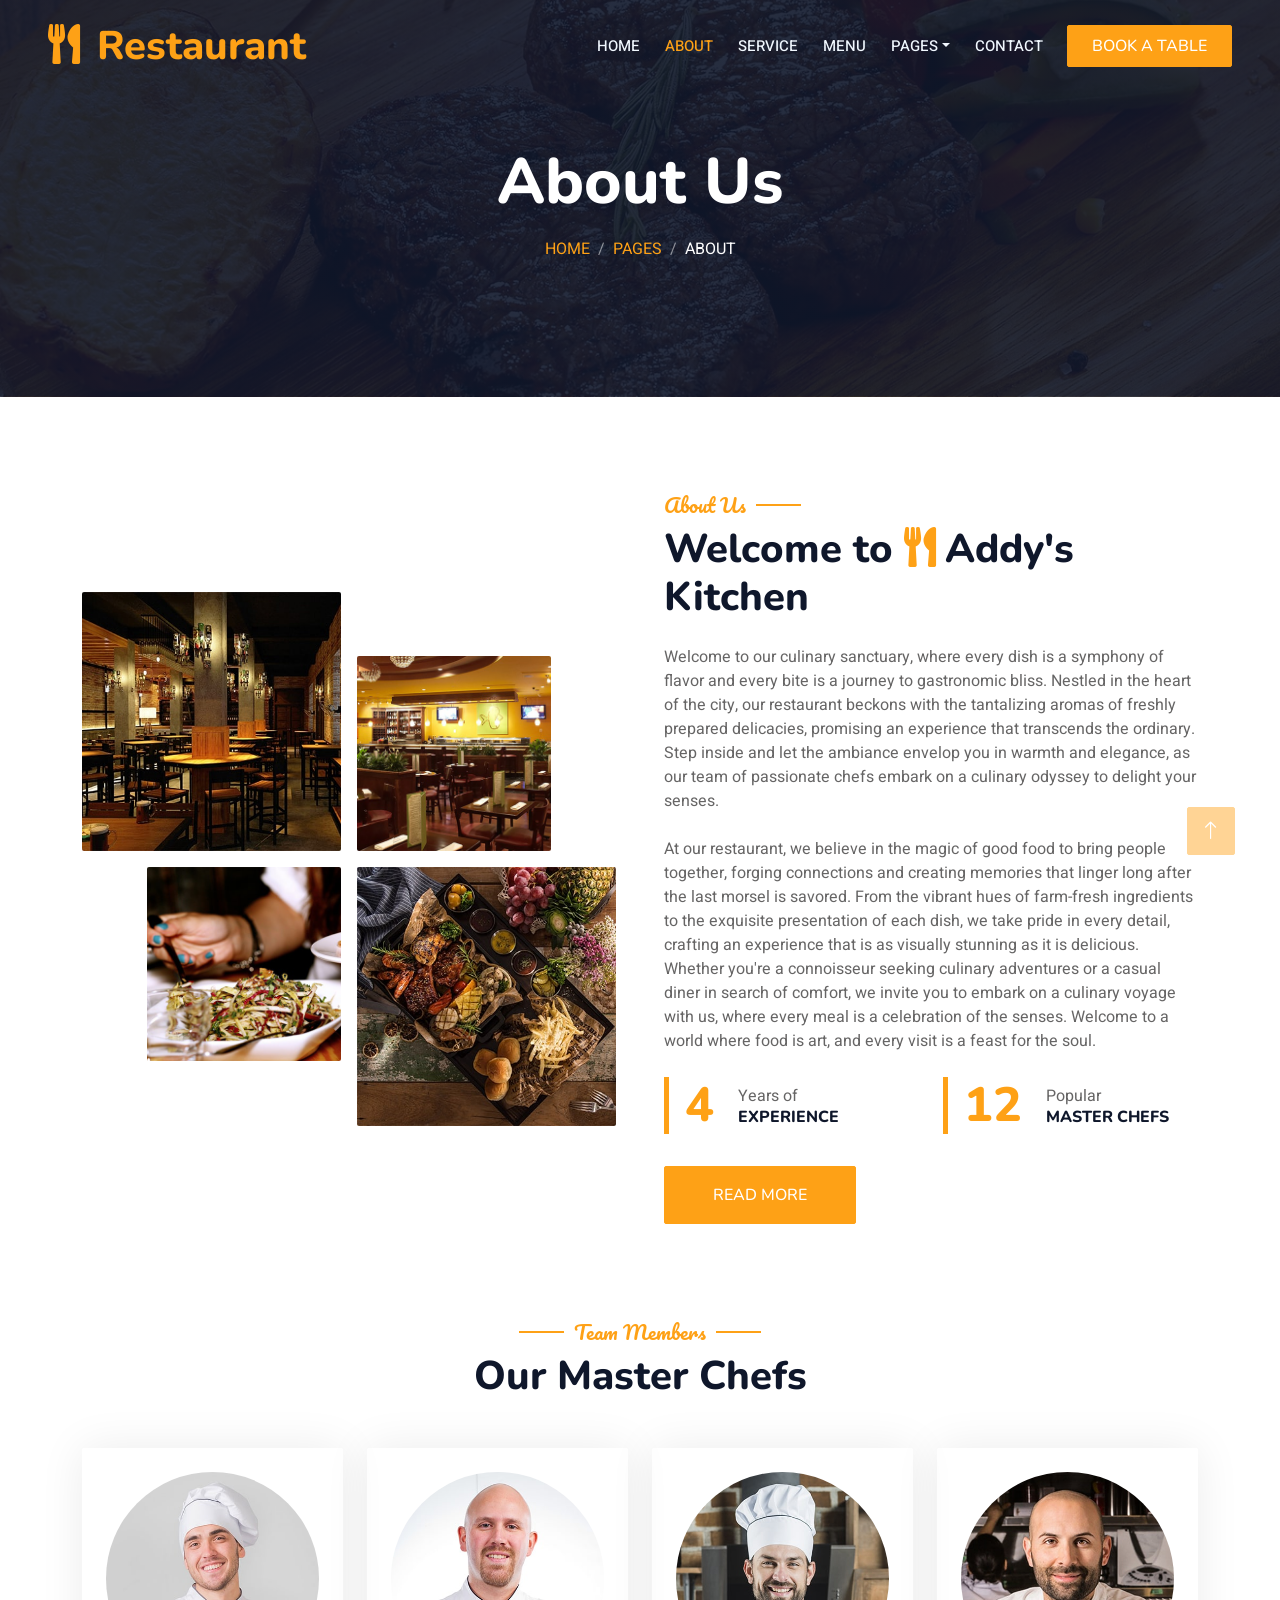
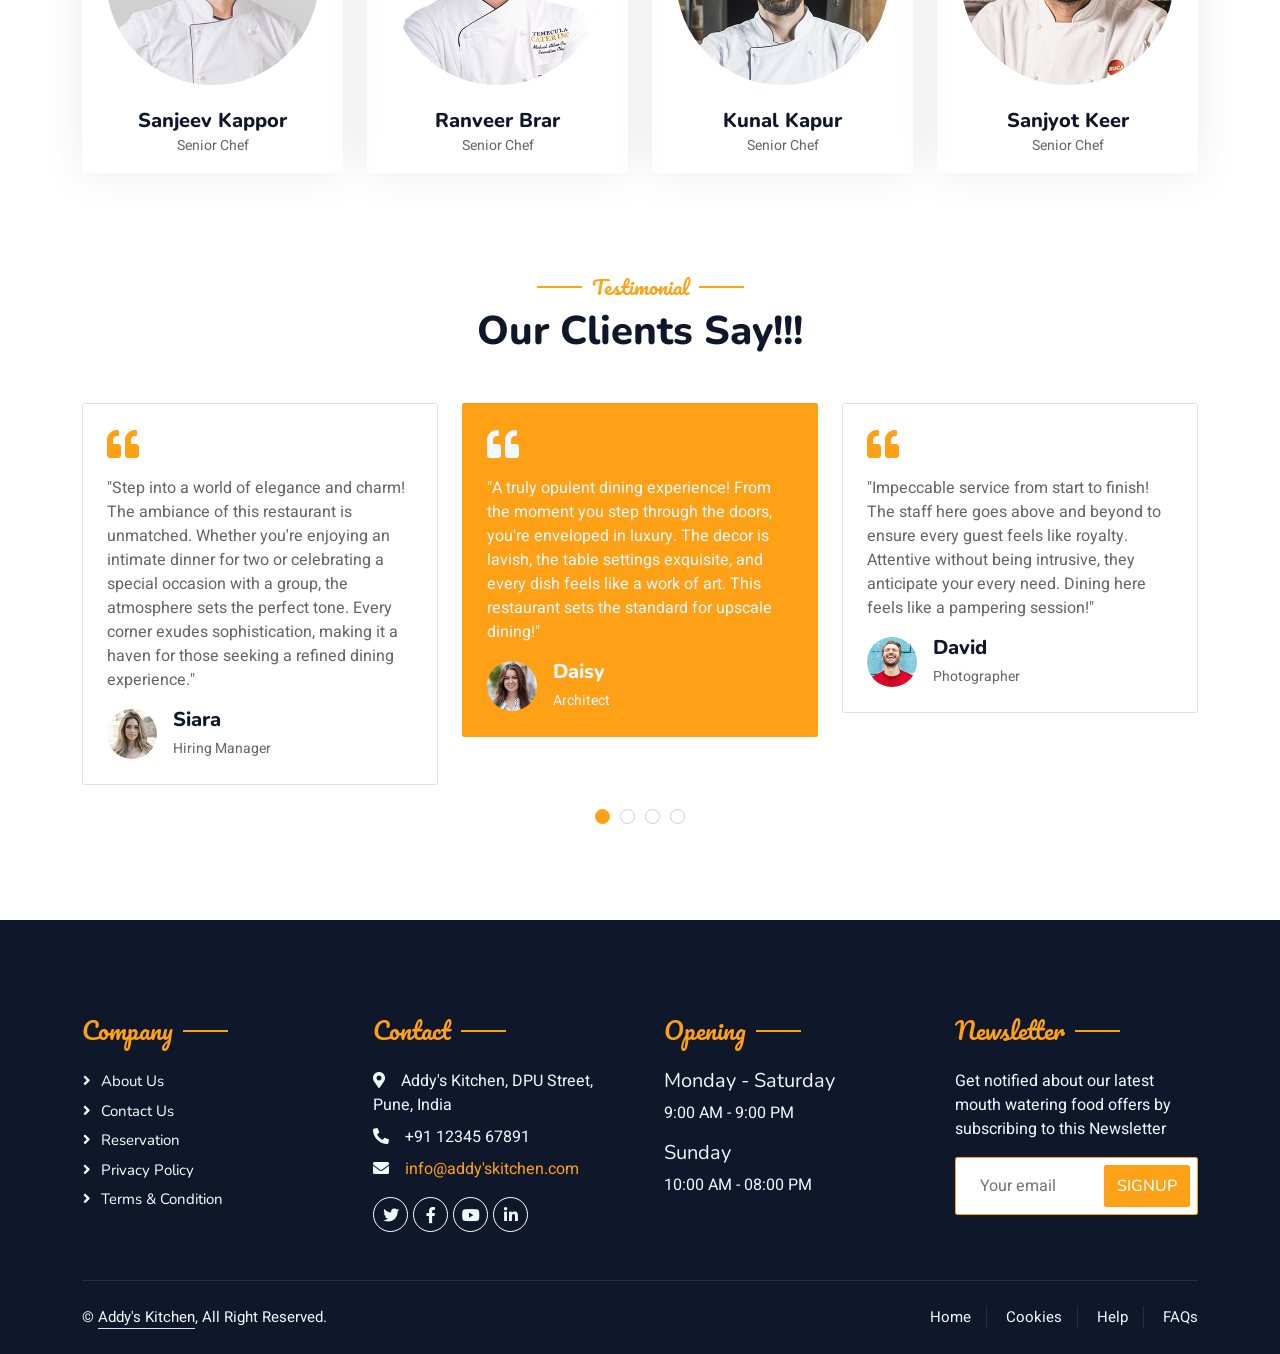
<file: about.html>
<!DOCTYPE html>
<html lang="en">

<head>
    <meta charset="utf-8">
    <title>Restaurant - Bootstrap Restaurant</title>
    <meta content="width=device-width, initial-scale=1.0" name="viewport">
    <meta content="" name="keywords">
    <meta content="" name="description">

    <!-- Favicon -->
    <link href="img/favicon.ico.jpg" rel="icon">

    <!-- Google Web Fonts -->
    <link rel="preconnect" href="https://fonts.googleapis.com">
    <link rel="preconnect" href="https://fonts.gstatic.com" crossorigin>
    <link href="https://fonts.googleapis.com/css2?family=Heebo:wght@400;500;600&family=Nunito:wght@600;700;800&family=Pacifico&display=swap" rel="stylesheet">

    <!-- Icon Font Stylesheet -->
    <link href="https://cdnjs.cloudflare.com/ajax/libs/font-awesome/5.10.0/css/all.min.css" rel="stylesheet">
    <link href="https://cdn.jsdelivr.net/npm/bootstrap-icons@1.4.1/font/bootstrap-icons.css" rel="stylesheet">

    <!-- Libraries Stylesheet -->
    <link href="lib/animate/animate.min.css" rel="stylesheet">
    <link href="lib/owlcarousel/assets/owl.carousel.min.css" rel="stylesheet">
    <link href="lib/tempusdominus/css/tempusdominus-bootstrap-4.min.css" rel="stylesheet" />

    <!-- Customized Bootstrap Stylesheet -->
    <link href="css/bootstrap.min.css" rel="stylesheet">

    <!-- Template Stylesheet -->
    <link href="css/style.css" rel="stylesheet">
</head>

<body>
    <div class="container-xxl bg-white p-0">
        <!-- Spinner Start -->
        <div id="spinner" class="show bg-white position-fixed translate-middle w-100 vh-100 top-50 start-50 d-flex align-items-center justify-content-center">
            <div class="spinner-border text-primary" style="width: 3rem; height: 3rem;" role="status">
                <span class="sr-only">Loading...</span>
            </div>
        </div>
        <!-- Spinner End -->


        <!-- Navbar & Hero Start -->
        <div class="container-xxl position-relative p-0">
            <nav class="navbar navbar-expand-lg navbar-dark bg-dark px-4 px-lg-5 py-3 py-lg-0">
                <a href="" class="navbar-brand p-0">
                    <h1 class="text-primary m-0"><i class="fa fa-utensils me-3"></i>Restaurant</h1>
                    <!-- <img src="img/favicon.ico.jpg" alt="Logo"> -->
                </a>
                <button class="navbar-toggler" type="button" data-bs-toggle="collapse" data-bs-target="#navbarCollapse">
                    <span class="fa fa-bars"></span>
                </button>
                <div class="collapse navbar-collapse" id="navbarCollapse">
                    <div class="navbar-nav ms-auto py-0 pe-4">
                        <a href="index.html" class="nav-item nav-link">Home</a>
                        <a href="about.html" class="nav-item nav-link active">About</a>
                        <a href="service.html" class="nav-item nav-link">Service</a>
                        <a href="menu.html" class="nav-item nav-link">Menu</a>
                        <div class="nav-item dropdown">
                            <a href="#" class="nav-link dropdown-toggle" data-bs-toggle="dropdown">Pages</a>
                            <div class="dropdown-menu m-0">
                                <a href="booking.html" class="dropdown-item">Booking</a>
                                <a href="team.html" class="dropdown-item">Our Team</a>
                                <a href="testimonial.html" class="dropdown-item">Testimonial</a>
                            </div>
                        </div>
                        <a href="contact.html" class="nav-item nav-link">Contact</a>
                    </div>
                    <a href="booking.html" class="btn btn-primary py-2 px-4">Book A Table</a>
                </div>
            </nav>

            <div class="container-xxl py-5 bg-dark hero-header mb-5">
                <div class="container text-center my-5 pt-5 pb-4">
                    <h1 class="display-3 text-white mb-3 animated slideInDown">About Us</h1>
                    <nav aria-label="breadcrumb">
                        <ol class="breadcrumb justify-content-center text-uppercase">
                            <li class="breadcrumb-item"><a href="#">Home</a></li>
                            <li class="breadcrumb-item"><a href="#">Pages</a></li>
                            <li class="breadcrumb-item text-white active" aria-current="page">About</li>
                        </ol>
                    </nav>
                </div>
            </div>
        </div>
        <!-- Navbar & Hero End -->


        <!-- About Start -->
        <div class="container-xxl py-5">
            <div class="container">
                <div class="row g-5 align-items-center">
                    <div class="col-lg-6">
                        <div class="row g-3">
                            <div class="col-6 text-start">
                                <img class="img-fluid rounded w-100 wow zoomIn" data-wow-delay="0.1s" src="img/about-1.jpg">
                            </div>
                            <div class="col-6 text-start">
                                <img class="img-fluid rounded w-75 wow zoomIn" data-wow-delay="0.3s" src="img/about-2.jpg" style="margin-top: 25%;">
                            </div>
                            <div class="col-6 text-end">
                                <img class="img-fluid rounded w-75 wow zoomIn" data-wow-delay="0.5s" src="img/about-3.jpg">
                            </div>
                            <div class="col-6 text-end">
                                <img class="img-fluid rounded w-100 wow zoomIn" data-wow-delay="0.7s" src="img/about-4.jpg">
                            </div>
                        </div>
                    </div>
                    <div class="col-lg-6">
                        <h5 class="section-title ff-secondary text-start text-primary fw-normal">About Us</h5>
                        <h1 class="mb-4">Welcome to <i class="fa fa-utensils text-primary me-2"></i>Addy's Kitchen</h1>
                        <p class="mb-4">Welcome to our culinary sanctuary, where every dish is a symphony of flavor and every bite is a journey to gastronomic bliss. Nestled in the heart of the city, our restaurant beckons with the tantalizing aromas of freshly prepared delicacies, promising an experience that transcends the ordinary. Step inside and let the ambiance envelop you in warmth and elegance, as our team of passionate chefs embark on a culinary odyssey to delight your senses.</p>
                        <p class="mb-4">At our restaurant, we believe in the magic of good food to bring people together, forging connections and creating memories that linger long after the last morsel is savored. From the vibrant hues of farm-fresh ingredients to the exquisite presentation of each dish, we take pride in every detail, crafting an experience that is as visually stunning as it is delicious. Whether you're a connoisseur seeking culinary adventures or a casual diner in search of comfort, we invite you to embark on a culinary voyage with us, where every meal is a celebration of the senses. Welcome to a world where food is art, and every visit is a feast for the soul.</p>
                        <div class="row g-4 mb-4">
                            <div class="col-sm-6">
                                <div class="d-flex align-items-center border-start border-5 border-primary px-3">
                                    <h1 class="flex-shrink-0 display-5 text-primary mb-0" data-toggle="counter-up">15</h1>
                                    <div class="ps-4">
                                        <p class="mb-0">Years of</p>
                                        <h6 class="text-uppercase mb-0">Experience</h6>
                                    </div>
                                </div>
                            </div>
                            <div class="col-sm-6">
                                <div class="d-flex align-items-center border-start border-5 border-primary px-3">
                                    <h1 class="flex-shrink-0 display-5 text-primary mb-0" data-toggle="counter-up">50</h1>
                                    <div class="ps-4">
                                        <p class="mb-0">Popular</p>
                                        <h6 class="text-uppercase mb-0">Master Chefs</h6>
                                    </div>
                                </div>
                            </div>
                        </div>
                        <a class="btn btn-primary py-3 px-5 mt-2" href="">Read More</a>
                    </div>
                </div>
            </div>
        </div>
        <!-- About End -->


        <!-- Team Start -->
        <div class="container-xxl pt-5 pb-3">
            <div class="container">
                <div class="text-center wow fadeInUp" data-wow-delay="0.1s">
                    <h5 class="section-title ff-secondary text-center text-primary fw-normal">Team Members</h5>
                    <h1 class="mb-5">Our Master Chefs</h1>
                </div>
                <div class="row g-4">
                    <div class="col-lg-3 col-md-6 wow fadeInUp" data-wow-delay="0.1s">
                        <div class="team-item text-center rounded overflow-hidden">
                            <div class="rounded-circle overflow-hidden m-4">
                                <img class="img-fluid" src="img/team-1.jpg" alt="">
                            </div>
                            <h5 class="mb-0">Sanjeev Kappor</h5>
                            <small>Senior Chef</small>
                            <div class="d-flex justify-content-center mt-3">
                                <a class="btn btn-square btn-primary mx-1" href=""><i class="fab fa-facebook-f"></i></a>
                                <a class="btn btn-square btn-primary mx-1" href=""><i class="fab fa-twitter"></i></a>
                                <a class="btn btn-square btn-primary mx-1" href=""><i class="fab fa-instagram"></i></a>
                            </div>
                        </div>
                    </div>
                    <div class="col-lg-3 col-md-6 wow fadeInUp" data-wow-delay="0.3s">
                        <div class="team-item text-center rounded overflow-hidden">
                            <div class="rounded-circle overflow-hidden m-4">
                                <img class="img-fluid" src="img/team-2.jpg" alt="">
                            </div>
                            <h5 class="mb-0">Ranveer Brar</h5>
                            <small>Senior Chef</small>
                            <div class="d-flex justify-content-center mt-3">
                                <a class="btn btn-square btn-primary mx-1" href=""><i class="fab fa-facebook-f"></i></a>
                                <a class="btn btn-square btn-primary mx-1" href=""><i class="fab fa-twitter"></i></a>
                                <a class="btn btn-square btn-primary mx-1" href=""><i class="fab fa-instagram"></i></a>
                            </div>
                        </div>
                    </div>
                    <div class="col-lg-3 col-md-6 wow fadeInUp" data-wow-delay="0.5s">
                        <div class="team-item text-center rounded overflow-hidden">
                            <div class="rounded-circle overflow-hidden m-4">
                                <img class="img-fluid" src="img/team-3.jpg" alt="">
                            </div>
                            <h5 class="mb-0">Kunal Kapur</h5>
                            <small>Senior Chef</small>
                            <div class="d-flex justify-content-center mt-3">
                                <a class="btn btn-square btn-primary mx-1" href=""><i class="fab fa-facebook-f"></i></a>
                                <a class="btn btn-square btn-primary mx-1" href=""><i class="fab fa-twitter"></i></a>
                                <a class="btn btn-square btn-primary mx-1" href=""><i class="fab fa-instagram"></i></a>
                            </div>
                        </div>
                    </div>
                    <div class="col-lg-3 col-md-6 wow fadeInUp" data-wow-delay="0.7s">
                        <div class="team-item text-center rounded overflow-hidden">
                            <div class="rounded-circle overflow-hidden m-4">
                                <img class="img-fluid" src="img/team-4.jpg" alt="">
                            </div>
                            <h5 class="mb-0">Sanjyot Keer</h5>
                            <small>Senior Chef</small>
                            <div class="d-flex justify-content-center mt-3">
                                <a class="btn btn-square btn-primary mx-1" href=""><i class="fab fa-facebook-f"></i></a>
                                <a class="btn btn-square btn-primary mx-1" href=""><i class="fab fa-twitter"></i></a>
                                <a class="btn btn-square btn-primary mx-1" href=""><i class="fab fa-instagram"></i></a>
                            </div>
                        </div>
                    </div>
                </div>
            </div>
        </div>
        <!-- Team End -->


        <!-- Testimonial Start -->
        <div class="container-xxl py-5 wow fadeInUp" data-wow-delay="0.1s">
            <div class="container">
                <div class="text-center">
                    <h5 class="section-title ff-secondary text-center text-primary fw-normal">Testimonial</h5>
                    <h1 class="mb-5">Our Clients Say!!!</h1>
                </div>
                <div class="owl-carousel testimonial-carousel">
                    <div class="testimonial-item bg-transparent border rounded p-4">
                        <i class="fa fa-quote-left fa-2x text-primary mb-3"></i>
                        <p>"A truly opulent dining experience! From the moment you step through the doors, you're enveloped in luxury. The decor is lavish, the table settings exquisite, and every dish feels like a work of art. This restaurant sets the standard for upscale dining!"</p>
                        <div class="d-flex align-items-center">
                            <img class="img-fluid flex-shrink-0 rounded-circle" src="img/testimonial-1.jpg" style="width: 50px; height: 50px;">
                            <div class="ps-3">
                                <h5 class="mb-1">Daisy</h5>
                                <small>Architect</small>
                            </div>
                        </div>
                    </div>
                    <div class="testimonial-item bg-transparent border rounded p-4">
                        <i class="fa fa-quote-left fa-2x text-primary mb-3"></i>
                        <p>"Impeccable service from start to finish! The staff here goes above and beyond to ensure every guest feels like royalty. Attentive without being intrusive, they anticipate your every need. Dining here feels like a pampering session!"</p>
                        <div class="d-flex align-items-center">
                            <img class="img-fluid flex-shrink-0 rounded-circle" src="img/testimonial-2.jpg" style="width: 50px; height: 50px;">
                            <div class="ps-3">
                                <h5 class="mb-1">David</h5>
                                <small>Photographer</small>
                            </div>
                        </div>
                    </div>
                    <div class="testimonial-item bg-transparent border rounded p-4">
                        <i class="fa fa-quote-left fa-2x text-primary mb-3"></i>
                        <p>"A true gem with a rich history! This restaurant isn't just a place to eat; it's a part of the city's heritage. Generations of families have dined here, creating cherished memories. The legacy of excellence continues with each visit, making it a timeless favorite."</p>
                        <div class="d-flex align-items-center">
                            <img class="img-fluid flex-shrink-0 rounded-circle" src="img/testimonial-3.jpg" style="width: 50px; height: 50px;">
                            <div class="ps-3">
                                <h5 class="mb-1">Aashish</h5>
                                <small>Software Developer</small>
                            </div>
                        </div>
                    </div>
                    <div class="testimonial-item bg-transparent border rounded p-4">
                        <i class="fa fa-quote-left fa-2x text-primary mb-3"></i>
                        <p>"Step into a world of elegance and charm! The ambiance of this restaurant is unmatched. Whether you're enjoying an intimate dinner for two or celebrating a special occasion with a group, the atmosphere sets the perfect tone. Every corner exudes sophistication, making it a haven for those seeking a refined dining experience."</p>
                        <div class="d-flex align-items-center">
                            <img class="img-fluid flex-shrink-0 rounded-circle" src="img/testimonial-4.jpg" style="width: 50px; height: 50px;">
                            <div class="ps-3">
                                <h5 class="mb-1">Siara</h5>
                                <small>Hiring Manager</small>
                            </div>
                        </div>
                    </div>
                </div>
            </div>
        </div>
        <!-- Team End -->


        <!-- Footer Start -->
        <div class="container-fluid bg-dark text-light footer pt-5 mt-5 wow fadeIn" data-wow-delay="0.1s">
            <div class="container py-5">
                <div class="row g-5">
                    <div class="col-lg-3 col-md-6">
                        <h4 class="section-title ff-secondary text-start text-primary fw-normal mb-4">Company</h4>
                        <a class="btn btn-link" href="about.html">About Us</a>
                        <a class="btn btn-link" href="contact.html">Contact Us</a>
                        <a class="btn btn-link" href="booking.html">Reservation</a>
                        <a class="btn btn-link" href="">Privacy Policy</a>
                        <a class="btn btn-link" href="">Terms & Condition</a>
                    </div>
                    <div class="col-lg-3 col-md-6">
                        <h4 class="section-title ff-secondary text-start text-primary fw-normal mb-4">Contact</h4>
                        <p class="mb-2"><i class="fa fa-map-marker-alt me-3"></i>Addy's Kitchen, DPU  Street, Pune, India</p>
                        <p class="mb-2"><i class="fa fa-phone-alt me-3"></i>+91 12345 67891</p>
                        <p class="mb-2"><i class="fa fa-envelope me-3"></i><a href="mailto:info@addy'skitchen.com">info@addy'skitchen.com</a></p>
                        <div class="d-flex pt-2">
                            <a class="btn btn-outline-light btn-social" href=""><i class="fab fa-twitter"></i></a>
                            <a class="btn btn-outline-light btn-social" href=""><i class="fab fa-facebook-f"></i></a>
                            <a class="btn btn-outline-light btn-social" href=""><i class="fab fa-youtube"></i></a>
                            <a class="btn btn-outline-light btn-social" href=""><i class="fab fa-linkedin-in"></i></a>
                        </div>
                    </div>
                    <div class="col-lg-3 col-md-6">
                        <h4 class="section-title ff-secondary text-start text-primary fw-normal mb-4">Opening</h4>
                        <h5 class="text-light fw-normal">Monday - Saturday</h5>
                        <p>9:00 AM - 9:00 PM</p>
                        <h5 class="text-light fw-normal">Sunday</h5>
                        <p>10:00 AM - 08:00 PM</p>
                    </div>
                    <div class="col-lg-3 col-md-6">
                        <h4 class="section-title ff-secondary text-start text-primary fw-normal mb-4">Newsletter</h4>
                        <p>Get notified about our latest mouth watering food offers by subscribing to this Newsletter</p>
                        <div class="position-relative mx-auto" style="max-width: 400px;">
                            <input class="form-control border-primary w-100 py-3 ps-4 pe-5" type="text" placeholder="Your email">
                            <button type="button" class="btn btn-primary py-2 position-absolute top-0 end-0 mt-2 me-2">SignUp</button>
                        </div>
                    </div>
                </div>
            </div>
            <div class="container">
                <div class="copyright">
                    <div class="row">
                        <div class="col-md-6 text-center text-md-start mb-3 mb-md-0">
                            &copy; <a class="border-bottom" href="#">Addy's Kitchen</a>, All Right Reserved.
                        </div>
                        <div class="col-md-6 text-center text-md-end">
                            <div class="footer-menu">
                                <a href="index.html">Home</a>
                                <a href="">Cookies</a>
                                <a href="contact.html">Help</a>
                                <a href="">FAQs</a>
                            </div>
                        </div>
                    </div>
                </div>
            </div>
        </div>
        <!-- Footer End -->


        <!-- Back to Top -->
        <a href="#" class="btn btn-lg btn-primary btn-lg-square back-to-top"><i class="bi bi-arrow-up"></i></a>
    </div>

    <!-- JavaScript Libraries -->
    <script src="https://code.jquery.com/jquery-3.4.1.min.js"></script>
    <script src="https://cdn.jsdelivr.net/npm/bootstrap@5.0.0/dist/js/bootstrap.bundle.min.js"></script>
    <script src="lib/wow/wow.min.js"></script>
    <script src="lib/easing/easing.min.js"></script>
    <script src="lib/waypoints/waypoints.min.js"></script>
    <script src="lib/counterup/counterup.min.js"></script>
    <script src="lib/owlcarousel/owl.carousel.min.js"></script>
    <script src="lib/tempusdominus/js/moment.min.js"></script>
    <script src="lib/tempusdominus/js/moment-timezone.min.js"></script>
    <script src="lib/tempusdominus/js/tempusdominus-bootstrap-4.min.js"></script>

    <!-- Template Javascript -->
    <script src="js/main.js"></script>
</body>

</html>
</file>
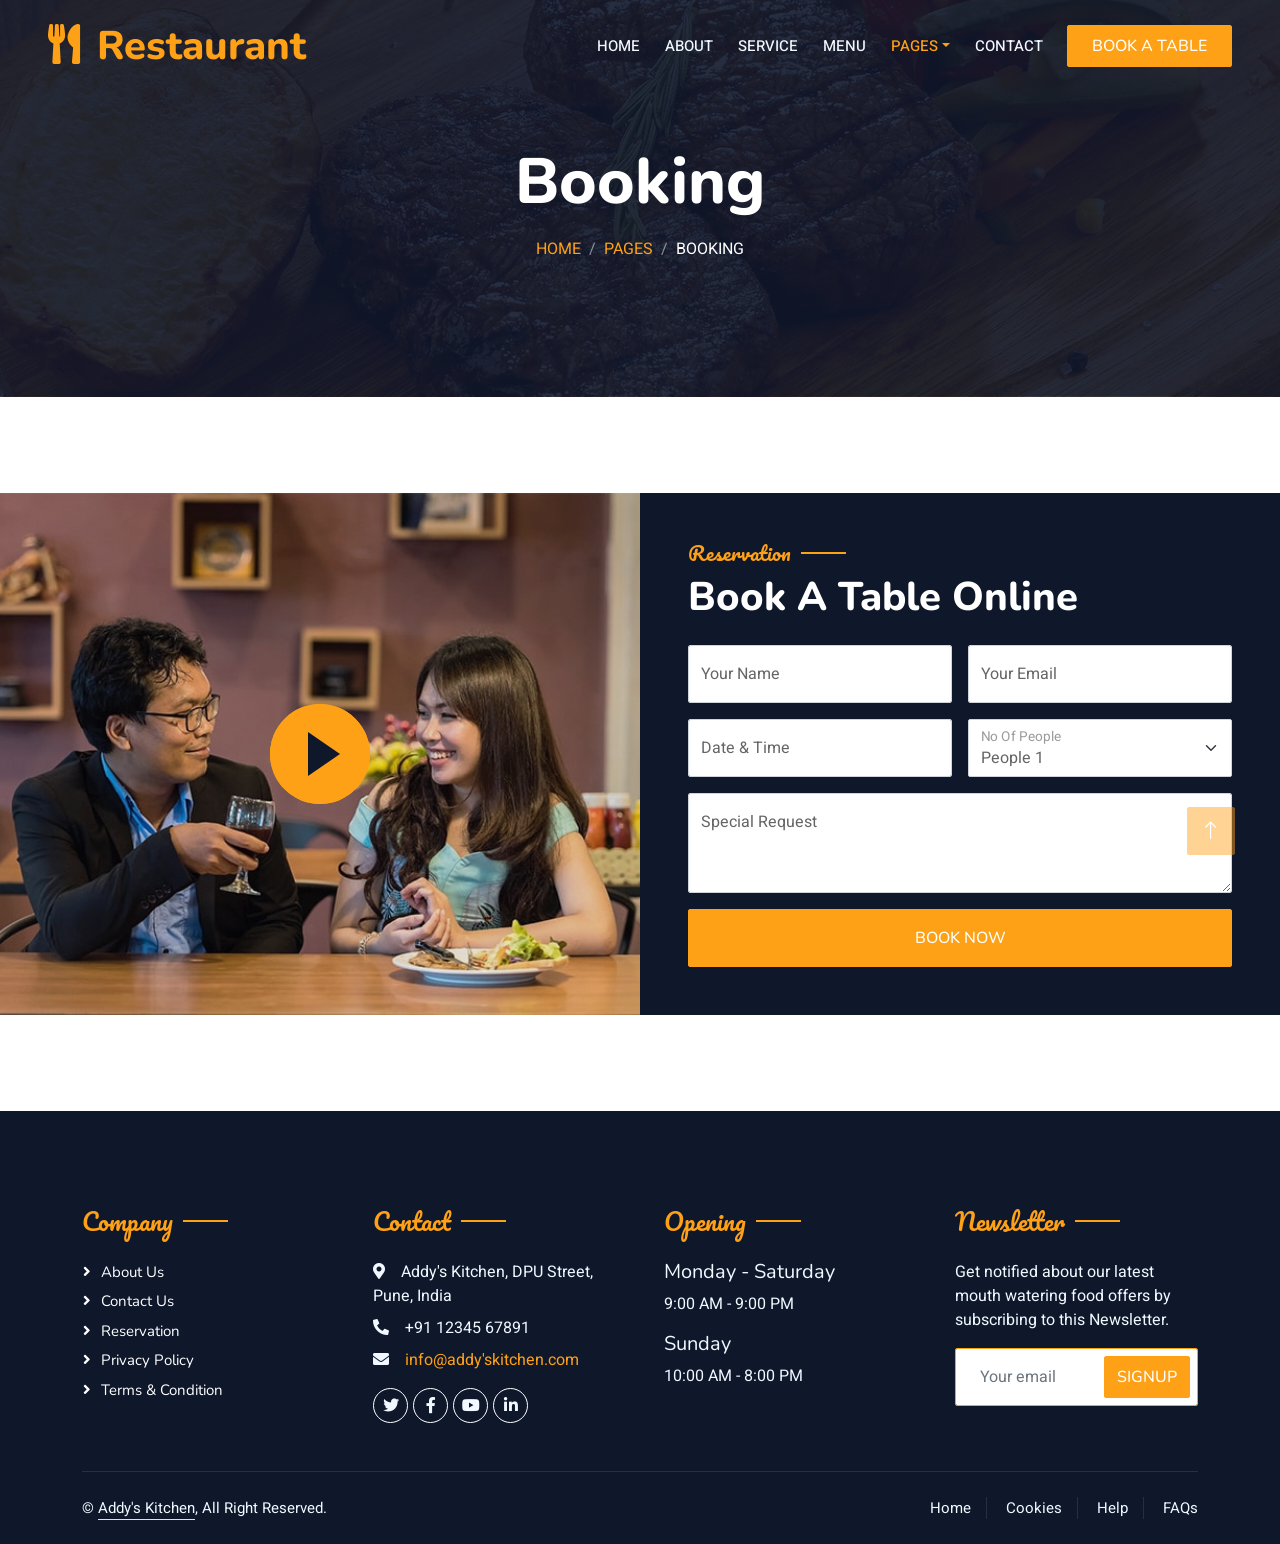
<file: booking.html>
<!DOCTYPE html>
<html lang="en">

<head>
    <meta charset="utf-8">
    <title>Restaurant - Bootstrap Restaurant</title>
    <meta content="width=device-width, initial-scale=1.0" name="viewport">
    <meta content="" name="keywords">
    <meta content="" name="description">

    <!-- Favicon -->
    <link href="img/favicon.ico.jpg" rel="icon">

    <!-- Google Web Fonts -->
    <link rel="preconnect" href="https://fonts.googleapis.com">
    <link rel="preconnect" href="https://fonts.gstatic.com" crossorigin>
    <link href="https://fonts.googleapis.com/css2?family=Heebo:wght@400;500;600&family=Nunito:wght@600;700;800&family=Pacifico&display=swap" rel="stylesheet">

    <!-- Icon Font Stylesheet -->
    <link href="https://cdnjs.cloudflare.com/ajax/libs/font-awesome/5.10.0/css/all.min.css" rel="stylesheet">
    <link href="https://cdn.jsdelivr.net/npm/bootstrap-icons@1.4.1/font/bootstrap-icons.css" rel="stylesheet">

    <!-- Libraries Stylesheet -->
    <link href="lib/animate/animate.min.css" rel="stylesheet">
    <link href="lib/owlcarousel/assets/owl.carousel.min.css" rel="stylesheet">
    <link href="lib/tempusdominus/css/tempusdominus-bootstrap-4.min.css" rel="stylesheet" />

    <!-- Customized Bootstrap Stylesheet -->
    <link href="css/bootstrap.min.css" rel="stylesheet">

    <!-- Template Stylesheet -->
    <link href="css/style.css" rel="stylesheet">
</head>

<body>
    <div class="container-xxl bg-white p-0">
        <!-- Spinner Start -->
        <div id="spinner" class="show bg-white position-fixed translate-middle w-100 vh-100 top-50 start-50 d-flex align-items-center justify-content-center">
            <div class="spinner-border text-primary" style="width: 3rem; height: 3rem;" role="status">
                <span class="sr-only">Loading...</span>
            </div>
        </div>
        <!-- Spinner End -->


        <!-- Navbar & Hero Start -->
        <div class="container-xxl position-relative p-0">
            <nav class="navbar navbar-expand-lg navbar-dark bg-dark px-4 px-lg-5 py-3 py-lg-0">
                <a href="" class="navbar-brand p-0">
                    <h1 class="text-primary m-0"><i class="fa fa-utensils me-3"></i>Restaurant</h1>
                    <!-- <img src="img/logo.png" alt="Logo"> -->
                </a>
                <button class="navbar-toggler" type="button" data-bs-toggle="collapse" data-bs-target="#navbarCollapse">
                    <span class="fa fa-bars"></span>
                </button>
                <div class="collapse navbar-collapse" id="navbarCollapse">
                    <div class="navbar-nav ms-auto py-0 pe-4">
                        <a href="index.html" class="nav-item nav-link">Home</a>
                        <a href="about.html" class="nav-item nav-link">About</a>
                        <a href="service.html" class="nav-item nav-link">Service</a>
                        <a href="menu.html" class="nav-item nav-link">Menu</a>
                        <div class="nav-item dropdown">
                            <a href="#" class="nav-link dropdown-toggle active" data-bs-toggle="dropdown">Pages</a>
                            <div class="dropdown-menu m-0">
                                <a href="booking.html" class="dropdown-item active">Booking</a>
                                <a href="team.html" class="dropdown-item">Our Team</a>
                                <a href="testimonial.html" class="dropdown-item">Testimonial</a>
                            </div>
                        </div>
                        <a href="contact.html" class="nav-item nav-link">Contact</a>
                    </div>
                    <a href="booking.html" class="btn btn-primary py-2 px-4">Book A Table</a>
                </div>
            </nav>

            <div class="container-xxl py-5 bg-dark hero-header mb-5">
                <div class="container text-center my-5 pt-5 pb-4">
                    <h1 class="display-3 text-white mb-3 animated slideInDown">Booking</h1>
                    <nav aria-label="breadcrumb">
                        <ol class="breadcrumb justify-content-center text-uppercase">
                            <li class="breadcrumb-item"><a href="#">Home</a></li>
                            <li class="breadcrumb-item"><a href="#">Pages</a></li>
                            <li class="breadcrumb-item text-white active" aria-current="page">Booking</li>
                        </ol>
                    </nav>
                </div>
            </div>
        </div>
        <!-- Navbar & Hero End -->


        <!-- Reservation Start -->
        <div class="container-xxl py-5 px-0 wow fadeInUp" data-wow-delay="0.1s">
            <div class="row g-0">
                <div class="col-md-6">
                    <div class="video">
                        <button type="button" class="btn-play" data-bs-toggle="modal" data-src="vid\cookingvideo.mp4" data-bs-target="#videoModal">
                            <span></span>
                        </button>
                    </div>
                </div>
                <div class="col-md-6 bg-dark d-flex align-items-center">
                    <div class="p-5 wow fadeInUp" data-wow-delay="0.2s">
                        <h5 class="section-title ff-secondary text-start text-primary fw-normal">Reservation</h5>
                        <h1 class="text-white mb-4">Book A Table Online</h1>
                        <form>
                            <div class="row g-3">
                                <div class="col-md-6">
                                    <div class="form-floating">
                                        <input type="text" class="form-control" id="name" placeholder="Your Name">
                                        <label for="name">Your Name</label>
                                    </div>
                                </div>
                                <div class="col-md-6">
                                    <div class="form-floating">
                                        <input type="email" class="form-control" id="email" placeholder="Your Email">
                                        <label for="email">Your Email</label>
                                    </div>
                                </div>
                                <div class="col-md-6">
                                    <div class="form-floating date" id="date3" data-target-input="nearest">
                                        <input type="text" class="form-control datetimepicker-input" id="datetime" placeholder="Date & Time" data-target="#date3" data-toggle="datetimepicker" />
                                        <label for="datetime">Date & Time</label>
                                    </div>
                                </div>
                                <div class="col-md-6">
                                    <div class="form-floating">
                                        <select class="form-select" id="select1">
                                          <option value="1">People 1</option>
                                          <option value="2">People 2</option>
                                          <option value="3">People 3</option>
                                        </select>
                                        <label for="select1">No Of People</label>
                                    </div>
                                </div>
                                <div class="col-12">
                                    <div class="form-floating">
                                        <textarea class="form-control" placeholder="Special Request" id="message" style="height: 100px"></textarea>
                                        <label for="message">Special Request</label>
                                    </div>
                                </div>
                                <div class="col-12">
                                    <button class="btn btn-primary w-100 py-3" type="submit">Book Now</button>
                                </div>
                            </div>
                        </form>
                    </div>
                </div>
            </div>
        </div>

        <div class="modal fade" id="videoModal" tabindex="-1" aria-labelledby="exampleModalLabel" aria-hidden="true">
            <div class="modal-dialog">
                <div class="modal-content rounded-0">
                    <div class="modal-header">
                        <h5 class="modal-title" id="exampleModalLabel">Youtube Video</h5>
                        <button type="button" class="btn-close" data-bs-dismiss="modal" aria-label="Close"></button>
                    </div>
                    <div class="modal-body">
                        <!-- 16:9 aspect ratio -->
                        <div class="ratio ratio-16x9">
                            <iframe class="embed-responsive-item" src="" id="video" allowfullscreen allowscriptaccess="always" allow="autoplay"></iframe>
                        </div>
                    </div>
                </div>
            </div>
        </div>
        <!-- Reservation Start -->


        <!-- Footer Start -->
        <div class="container-fluid bg-dark text-light footer pt-5 mt-5 wow fadeIn" data-wow-delay="0.1s">
            <div class="container py-5">
                <div class="row g-5">
                    <div class="col-lg-3 col-md-6">
                        <h4 class="section-title ff-secondary text-start text-primary fw-normal mb-4">Company</h4>
                        <a class="btn btn-link" href="about.html">About Us</a>
                        <a class="btn btn-link" href="contact.html">Contact Us</a>
                        <a class="btn btn-link" href="booking.html">Reservation</a>
                        <a class="btn btn-link" href="">Privacy Policy</a>
                        <a class="btn btn-link" href="">Terms & Condition</a>
                    </div>
                    <div class="col-lg-3 col-md-6">
                        <h4 class="section-title ff-secondary text-start text-primary fw-normal mb-4">Contact</h4>
                        <p class="mb-2"><i class="fa fa-map-marker-alt me-3"></i>Addy's Kitchen, DPU Street, Pune, India</p>
                        <p class="mb-2"><i class="fa fa-phone-alt me-3"></i>+91 12345 67891</p>
                        <p class="mb-2"><i class="fa fa-envelope me-3"></i><a href="mailto:info@addy'skitchen.com">info@addy'skitchen.com</a></p>                        
                        <div class="d-flex pt-2">
                            <a class="btn btn-outline-light btn-social" href=""><i class="fab fa-twitter"></i></a>
                            <a class="btn btn-outline-light btn-social" href=""><i class="fab fa-facebook-f"></i></a>
                            <a class="btn btn-outline-light btn-social" href=""><i class="fab fa-youtube"></i></a>
                            <a class="btn btn-outline-light btn-social" href=""><i class="fab fa-linkedin-in"></i></a>
                        </div>
                    </div>
                    <div class="col-lg-3 col-md-6">
                        <h4 class="section-title ff-secondary text-start text-primary fw-normal mb-4">Opening</h4>
                        <h5 class="text-light fw-normal">Monday - Saturday</h5>
                        <p>9:00 AM - 9:00 PM</p>
                        <h5 class="text-light fw-normal">Sunday</h5>
                        <p>10:00 AM - 8:00 PM</p>
                    </div>
                    <div class="col-lg-3 col-md-6">
                        <h4 class="section-title ff-secondary text-start text-primary fw-normal mb-4">Newsletter</h4>
                        <p>Get notified about our latest mouth watering food offers by subscribing to this Newsletter.</p>
                        <div class="position-relative mx-auto" style="max-width: 400px;">
                            <input class="form-control border-primary w-100 py-3 ps-4 pe-5" type="text" placeholder="Your email">
                            <button type="button" class="btn btn-primary py-2 position-absolute top-0 end-0 mt-2 me-2">SignUp</button>
                        </div>
                    </div>
                </div>
            </div>
            <div class="container">
                <div class="copyright">
                    <div class="row">
                        <div class="col-md-6 text-center text-md-start mb-3 mb-md-0">
                            &copy; <a class="border-bottom" href="#">Addy's Kitchen</a>, All Right Reserved.
                        </div>
                        <div class="col-md-6 text-center text-md-end">
                            <div class="footer-menu">
                                <a href="index.html">Home</a>
                                <a href="">Cookies</a>
                                <a href="contact.html">Help</a>
                                <a href="">FAQs</a>
                            </div>
                        </div>
                    </div>
                </div>
            </div>
        </div>
        <!-- Footer End -->


        <!-- Back to Top -->
        <a href="#" class="btn btn-lg btn-primary btn-lg-square back-to-top"><i class="bi bi-arrow-up"></i></a>
    </div>

    <!-- JavaScript Libraries -->
    <script src="https://code.jquery.com/jquery-3.4.1.min.js"></script>
    <script src="https://cdn.jsdelivr.net/npm/bootstrap@5.0.0/dist/js/bootstrap.bundle.min.js"></script>
    <script src="lib/wow/wow.min.js"></script>
    <script src="lib/easing/easing.min.js"></script>
    <script src="lib/waypoints/waypoints.min.js"></script>
    <script src="lib/counterup/counterup.min.js"></script>
    <script src="lib/owlcarousel/owl.carousel.min.js"></script>
    <script src="lib/tempusdominus/js/moment.min.js"></script>
    <script src="lib/tempusdominus/js/moment-timezone.min.js"></script>
    <script src="lib/tempusdominus/js/tempusdominus-bootstrap-4.min.js"></script>

    <!-- Template Javascript -->
    <script src="js/main.js"></script>
</body>

</html>
</file>
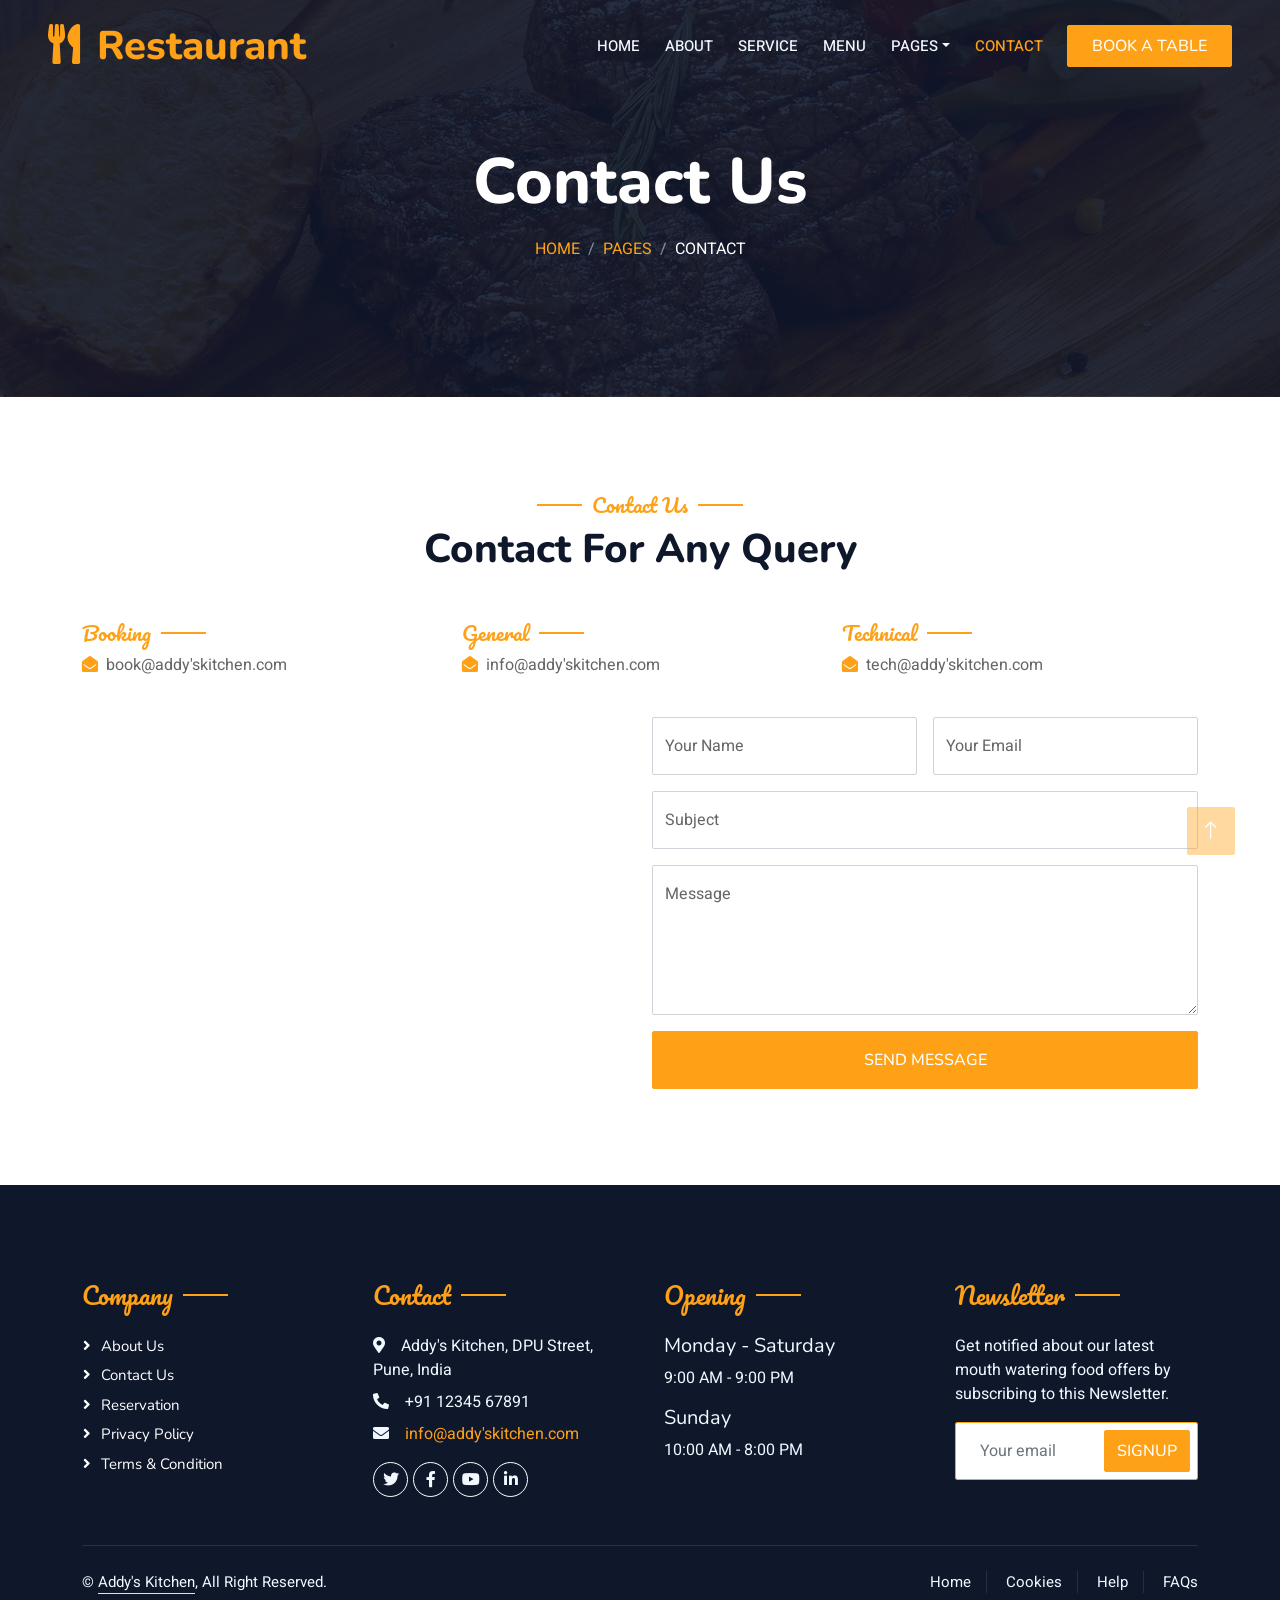
<file: contact.html>
<!DOCTYPE html>
<html lang="en">

<head>
    <meta charset="utf-8">
    <title>Restaurant - Bootstrap Restaurant</title>
    <meta content="width=device-width, initial-scale=1.0" name="viewport">
    <meta content="" name="keywords">
    <meta content="" name="description">

    <!-- Favicon -->
    <link href="img/favicon.ico.jpg" rel="icon">

    <!-- Google Web Fonts -->
    <link rel="preconnect" href="https://fonts.googleapis.com">
    <link rel="preconnect" href="https://fonts.gstatic.com" crossorigin>
    <link href="https://fonts.googleapis.com/css2?family=Heebo:wght@400;500;600&family=Nunito:wght@600;700;800&family=Pacifico&display=swap" rel="stylesheet">

    <!-- Icon Font Stylesheet -->
    <link href="https://cdnjs.cloudflare.com/ajax/libs/font-awesome/5.10.0/css/all.min.css" rel="stylesheet">
    <link href="https://cdn.jsdelivr.net/npm/bootstrap-icons@1.4.1/font/bootstrap-icons.css" rel="stylesheet">

    <!-- Libraries Stylesheet -->
    <link href="lib/animate/animate.min.css" rel="stylesheet">
    <link href="lib/owlcarousel/assets/owl.carousel.min.css" rel="stylesheet">
    <link href="lib/tempusdominus/css/tempusdominus-bootstrap-4.min.css" rel="stylesheet" />

    <!-- Customized Bootstrap Stylesheet -->
    <link href="css/bootstrap.min.css" rel="stylesheet">

    <!-- Template Stylesheet -->
    <link href="css/style.css" rel="stylesheet">
</head>

<body>
    <div class="container-xxl bg-white p-0">
        <!-- Spinner Start -->
        <div id="spinner" class="show bg-white position-fixed translate-middle w-100 vh-100 top-50 start-50 d-flex align-items-center justify-content-center">
            <div class="spinner-border text-primary" style="width: 3rem; height: 3rem;" role="status">
                <span class="sr-only">Loading...</span>
            </div>
        </div>
        <!-- Spinner End -->


        <!-- Navbar & Hero Start -->
        <div class="container-xxl position-relative p-0">
            <nav class="navbar navbar-expand-lg navbar-dark bg-dark px-4 px-lg-5 py-3 py-lg-0">
                <a href="" class="navbar-brand p-0">
                    <h1 class="text-primary m-0"><i class="fa fa-utensils me-3"></i>Restaurant</h1>
                    <!-- <img src="img/logo.png" alt="Logo"> -->
                </a>
                <button class="navbar-toggler" type="button" data-bs-toggle="collapse" data-bs-target="#navbarCollapse">
                    <span class="fa fa-bars"></span>
                </button>
                <div class="collapse navbar-collapse" id="navbarCollapse">
                    <div class="navbar-nav ms-auto py-0 pe-4">
                        <a href="index.html" class="nav-item nav-link">Home</a>
                        <a href="about.html" class="nav-item nav-link">About</a>
                        <a href="service.html" class="nav-item nav-link">Service</a>
                        <a href="menu.html" class="nav-item nav-link">Menu</a>
                        <div class="nav-item dropdown">
                            <a href="#" class="nav-link dropdown-toggle" data-bs-toggle="dropdown">Pages</a>
                            <div class="dropdown-menu m-0">
                                <a href="booking.html" class="dropdown-item">Booking</a>
                                <a href="team.html" class="dropdown-item">Our Team</a>
                                <a href="testimonial.html" class="dropdown-item">Testimonial</a>
                            </div>
                        </div>
                        <a href="contact.html" class="nav-item nav-link active">Contact</a>
                    </div>
                    <a href="booking.html" class="btn btn-primary py-2 px-4">Book A Table</a>
                </div>
            </nav>

            <div class="container-xxl py-5 bg-dark hero-header mb-5">
                <div class="container text-center my-5 pt-5 pb-4">
                    <h1 class="display-3 text-white mb-3 animated slideInDown">Contact Us</h1>
                    <nav aria-label="breadcrumb">
                        <ol class="breadcrumb justify-content-center text-uppercase">
                            <li class="breadcrumb-item"><a href="#">Home</a></li>
                            <li class="breadcrumb-item"><a href="#">Pages</a></li>
                            <li class="breadcrumb-item text-white active" aria-current="page">Contact</li>
                        </ol>
                    </nav>
                </div>
            </div>
        </div>
        <!-- Navbar & Hero End -->


        <!-- Contact Start -->
        <div class="container-xxl py-5">
            <div class="container">
                <div class="text-center wow fadeInUp" data-wow-delay="0.1s">
                    <h5 class="section-title ff-secondary text-center text-primary fw-normal">Contact Us</h5>
                    <h1 class="mb-5">Contact For Any Query</h1>
                </div>
                <div class="row g-4">
                    <div class="col-12">
                        <div class="row gy-4">
                            <div class="col-md-4">
                                <h5 class="section-title ff-secondary fw-normal text-start text-primary">Booking</h5>
                                <p><i class="fa fa-envelope-open text-primary me-2"></i>book@addy'skitchen.com</p>
                            </div>
                            <div class="col-md-4">
                                <h5 class="section-title ff-secondary fw-normal text-start text-primary">General</h5>
                                <p><i class="fa fa-envelope-open text-primary me-2"></i>info@addy'skitchen.com</p>
                            </div>
                            <div class="col-md-4">
                                <h5 class="section-title ff-secondary fw-normal text-start text-primary">Technical</h5>
                                <p><i class="fa fa-envelope-open text-primary me-2"></i>tech@addy'skitchen.com</p>
                            </div>
                        </div>
                    </div>
                    <div class="col-md-6 wow fadeIn" data-wow-delay="0.1s">
                        <iframe class="position-relative rounded w-100 h-100" src="https://www.google.com/maps/embed?pb=!1m18!1m12!1m3!1d3780.218433135189!2d73.76804007743132!3d18.654191519891487!2m3!1f0!2f0!3f0!3m2!1i1024!2i768!4f13.1!3m3!1m2!1s0x3bc2b9ddc2c03b55%3A0xe21a231f3bade16a!2sDr.%20D.%20Y.%20Patil%20Science%20%26%20Computer%20Science%20College!5e0!3m2!1sen!2sin!4v1708030087856!5m2!1sen!2sin"
                            frameborder="0" style="min-height: 350px; border:0;" allowfullscreen="" aria-hidden="false" tabindex="0"></iframe>
                    </div>
                    <div class="col-md-6">
                        <div class="wow fadeInUp" data-wow-delay="0.2s">
                            <form>
                                <div class="row g-3">
                                    <div class="col-md-6">
                                        <div class="form-floating">
                                            <input type="text" class="form-control" id="name" placeholder="Your Name">
                                            <label for="name">Your Name</label>
                                        </div>
                                    </div>
                                    <div class="col-md-6">
                                        <div class="form-floating">
                                            <input type="email" class="form-control" id="email" placeholder="Your Email">
                                            <label for="email">Your Email</label>
                                        </div>
                                    </div>
                                    <div class="col-12">
                                        <div class="form-floating">
                                            <input type="text" class="form-control" id="subject" placeholder="Subject">
                                            <label for="subject">Subject</label>
                                        </div>
                                    </div>
                                    <div class="col-12">
                                        <div class="form-floating">
                                            <textarea class="form-control" placeholder="Leave a message here" id="message" style="height: 150px"></textarea>
                                            <label for="message">Message</label>
                                        </div>
                                    </div>
                                    <div class="col-12">
                                        <button class="btn btn-primary w-100 py-3" type="submit">Send Message</button>
                                    </div>
                                </div>
                            </form>
                        </div>
                    </div>
                </div>
            </div>
        </div>
        <!-- Contact End -->


        <!-- Footer Start -->
        <div class="container-fluid bg-dark text-light footer pt-5 mt-5 wow fadeIn" data-wow-delay="0.1s">
            <div class="container py-5">
                <div class="row g-5">
                    <div class="col-lg-3 col-md-6">
                        <h4 class="section-title ff-secondary text-start text-primary fw-normal mb-4">Company</h4>
                        <a class="btn btn-link" href="about.html">About Us</a>
                        <a class="btn btn-link" href="contact.html">Contact Us</a>
                        <a class="btn btn-link" href="booking.html">Reservation</a>
                        <a class="btn btn-link" href="">Privacy Policy</a>
                        <a class="btn btn-link" href="">Terms & Condition</a>
                    </div>
                    <div class="col-lg-3 col-md-6">
                        <h4 class="section-title ff-secondary text-start text-primary fw-normal mb-4">Contact</h4>
                        <p class="mb-2"><i class="fa fa-map-marker-alt me-3"></i>Addy's Kitchen, DPU Street, Pune, India</p>
                        <p class="mb-2"><i class="fa fa-phone-alt me-3"></i>+91 12345 67891</p>
                        <p class="mb-2"><i class="fa fa-envelope me-3"></i><a href="mailto:info@addy'skitchen.com">info@addy'skitchen.com</a></p>                        
                        <div class="d-flex pt-2">
                            <a class="btn btn-outline-light btn-social" href=""><i class="fab fa-twitter"></i></a>
                            <a class="btn btn-outline-light btn-social" href=""><i class="fab fa-facebook-f"></i></a>
                            <a class="btn btn-outline-light btn-social" href=""><i class="fab fa-youtube"></i></a>
                            <a class="btn btn-outline-light btn-social" href=""><i class="fab fa-linkedin-in"></i></a>
                        </div>
                    </div>
                    <div class="col-lg-3 col-md-6">
                        <h4 class="section-title ff-secondary text-start text-primary fw-normal mb-4">Opening</h4>
                        <h5 class="text-light fw-normal">Monday - Saturday</h5>
                        <p>9:00 AM - 9:00 PM</p>
                        <h5 class="text-light fw-normal">Sunday</h5>
                        <p>10:00 AM - 8:00 PM</p>
                    </div>
                    <div class="col-lg-3 col-md-6">
                        <h4 class="section-title ff-secondary text-start text-primary fw-normal mb-4">Newsletter</h4>
                        <p>Get notified about our latest mouth watering food offers by subscribing to this Newsletter.</p>
                        <div class="position-relative mx-auto" style="max-width: 400px;">
                            <input class="form-control border-primary w-100 py-3 ps-4 pe-5" type="text" placeholder="Your email">
                            <button type="button" class="btn btn-primary py-2 position-absolute top-0 end-0 mt-2 me-2">SignUp</button>
                        </div>
                    </div>
                </div>
            </div>
            <div class="container">
                <div class="copyright">
                    <div class="row">
                        <div class="col-md-6 text-center text-md-start mb-3 mb-md-0">
                            &copy; <a class="border-bottom" href="#">Addy's Kitchen</a>, All Right Reserved.
                        </div>
                        <div class="col-md-6 text-center text-md-end">
                            <div class="footer-menu">
                                <a href="index.html">Home</a>
                                <a href="">Cookies</a>
                                <a href="contact.html">Help</a>
                                <a href="">FAQs</a>
                            </div>
                        </div>
                    </div>
                </div>
            </div>
        </div>
        <!-- Footer End -->


        <!-- Back to Top -->
        <a href="#" class="btn btn-lg btn-primary btn-lg-square back-to-top"><i class="bi bi-arrow-up"></i></a>
    </div>

    <!-- JavaScript Libraries -->
    <script src="https://code.jquery.com/jquery-3.4.1.min.js"></script>
    <script src="https://cdn.jsdelivr.net/npm/bootstrap@5.0.0/dist/js/bootstrap.bundle.min.js"></script>
    <script src="lib/wow/wow.min.js"></script>
    <script src="lib/easing/easing.min.js"></script>
    <script src="lib/waypoints/waypoints.min.js"></script>
    <script src="lib/counterup/counterup.min.js"></script>
    <script src="lib/owlcarousel/owl.carousel.min.js"></script>
    <script src="lib/tempusdominus/js/moment.min.js"></script>
    <script src="lib/tempusdominus/js/moment-timezone.min.js"></script>
    <script src="lib/tempusdominus/js/tempusdominus-bootstrap-4.min.js"></script>

    <!-- Template Javascript -->
    <script src="js/main.js"></script>
</body>

</html>
</file>
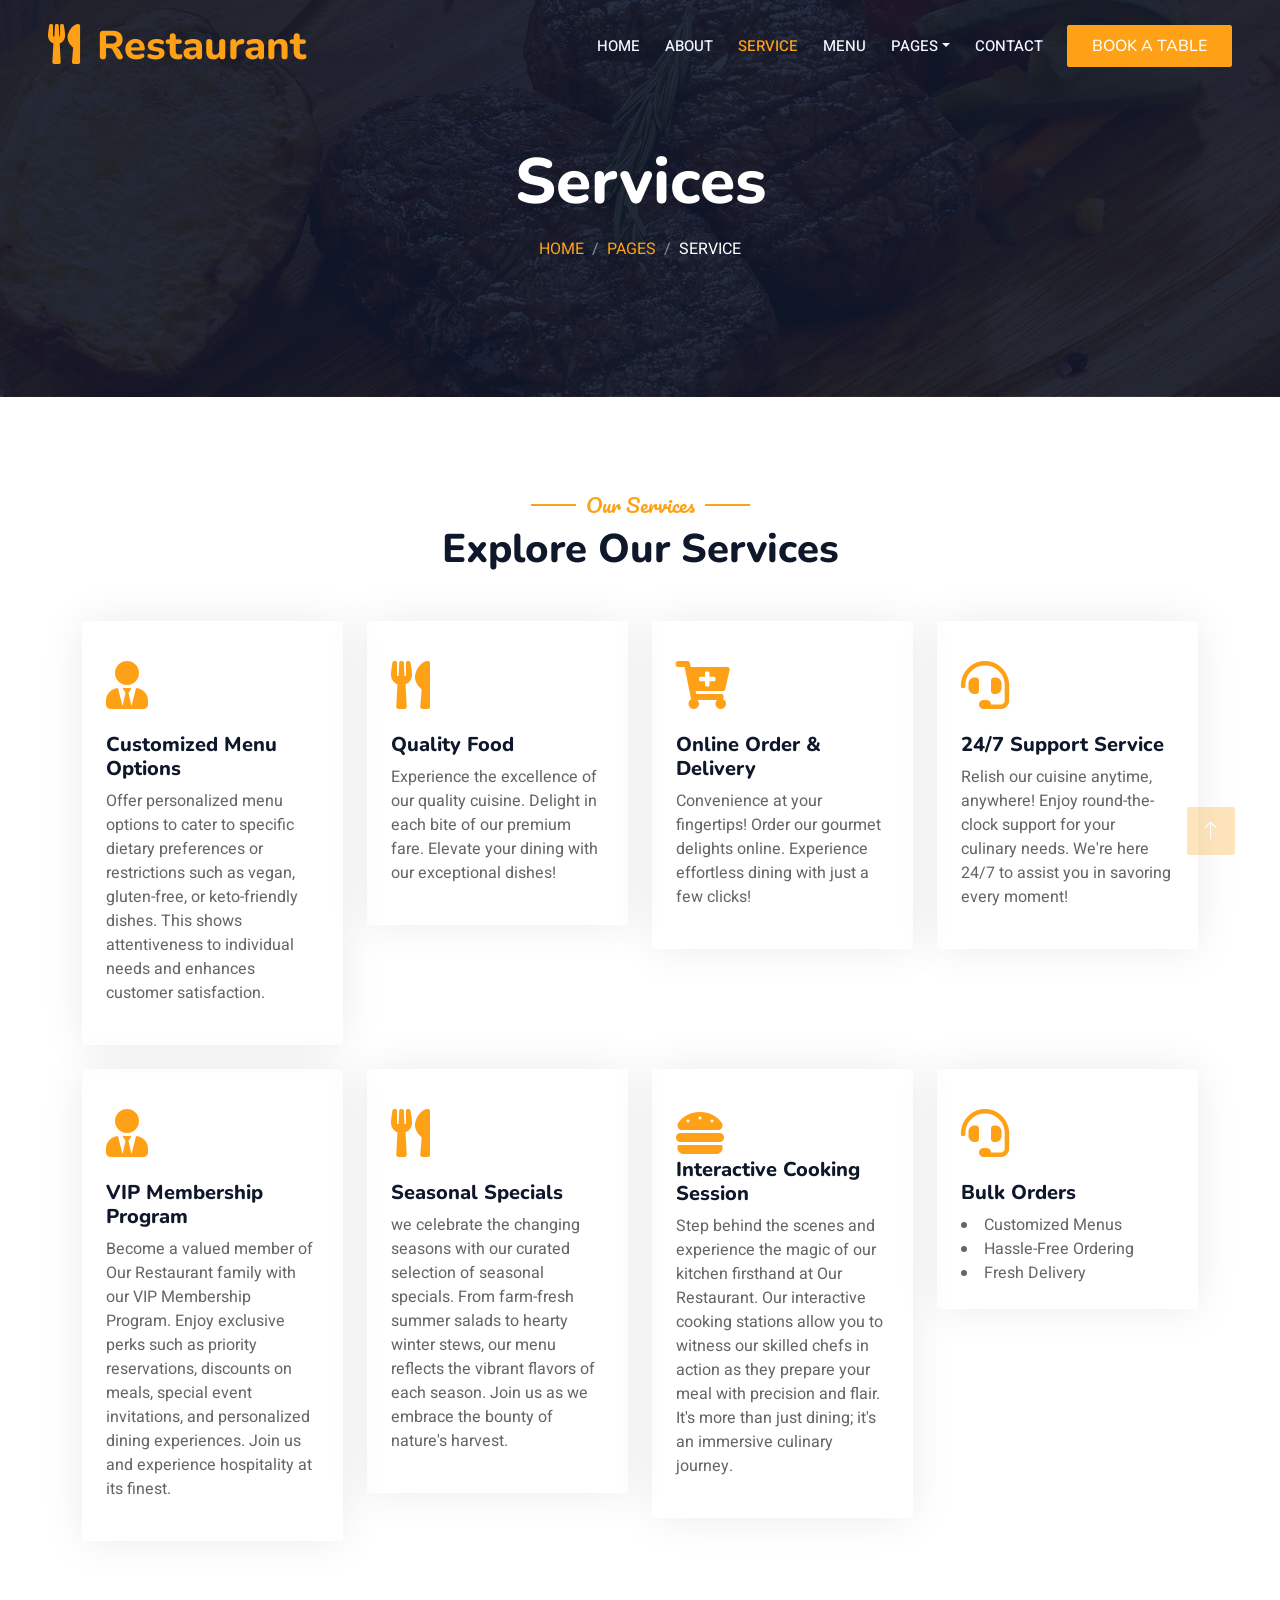
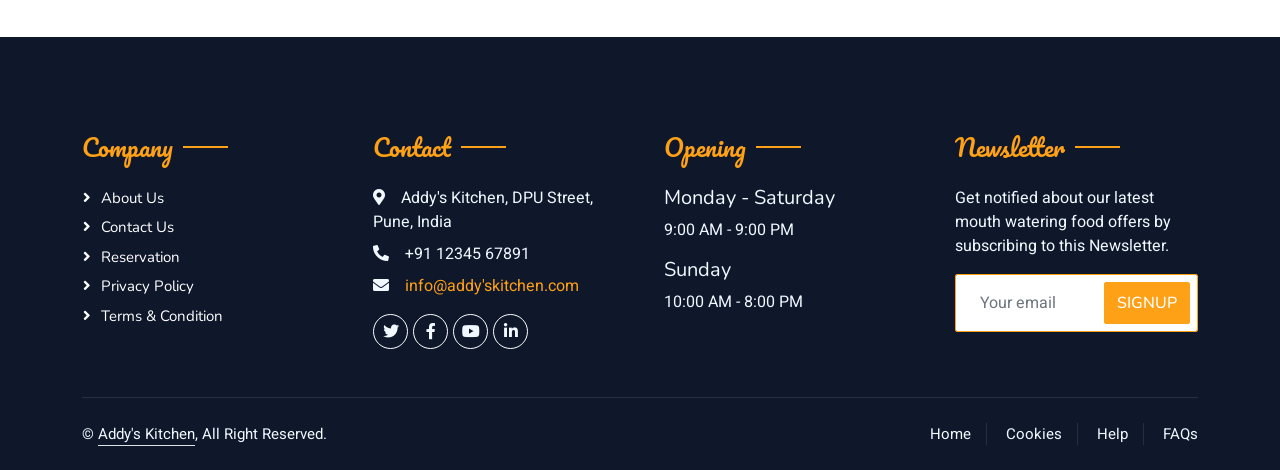
<file: service.html>
<!DOCTYPE html>
<html lang="en">

<head>
    <meta charset="utf-8">
    <title>Restaurant - Bootstrap Restaurant</title>
    <meta content="width=device-width, initial-scale=1.0" name="viewport">
    <meta content="" name="keywords">
    <meta content="" name="description">

    <!-- Favicon -->
    <link href="img/favicon.ico.jpg" rel="icon">

    <!-- Google Web Fonts -->
    <link rel="preconnect" href="https://fonts.googleapis.com">
    <link rel="preconnect" href="https://fonts.gstatic.com" crossorigin>
    <link href="https://fonts.googleapis.com/css2?family=Heebo:wght@400;500;600&family=Nunito:wght@600;700;800&family=Pacifico&display=swap" rel="stylesheet">

    <!-- Icon Font Stylesheet -->
    <link href="https://cdnjs.cloudflare.com/ajax/libs/font-awesome/5.10.0/css/all.min.css" rel="stylesheet">
    <link href="https://cdn.jsdelivr.net/npm/bootstrap-icons@1.4.1/font/bootstrap-icons.css" rel="stylesheet">

    <!-- Libraries Stylesheet -->
    <link href="lib/animate/animate.min.css" rel="stylesheet">
    <link href="lib/owlcarousel/assets/owl.carousel.min.css" rel="stylesheet">
    <link href="lib/tempusdominus/css/tempusdominus-bootstrap-4.min.css" rel="stylesheet" />

    <!-- Customized Bootstrap Stylesheet -->
    <link href="css/bootstrap.min.css" rel="stylesheet">

    <!-- Template Stylesheet -->
    <link href="css/style.css" rel="stylesheet">
</head>

<body>
    <div class="container-xxl bg-white p-0">
        <!-- Spinner Start -->
        <div id="spinner" class="show bg-white position-fixed translate-middle w-100 vh-100 top-50 start-50 d-flex align-items-center justify-content-center">
            <div class="spinner-border text-primary" style="width: 3rem; height: 3rem;" role="status">
                <span class="sr-only">Loading...</span>
            </div>
        </div>
        <!-- Spinner End -->


        <!-- Navbar & Hero Start -->
        <div class="container-xxl position-relative p-0">
            <nav class="navbar navbar-expand-lg navbar-dark bg-dark px-4 px-lg-5 py-3 py-lg-0">
                <a href="" class="navbar-brand p-0">
                    <h1 class="text-primary m-0"><i class="fa fa-utensils me-3"></i>Restaurant</h1>
                    <!-- <img src="img/logo.png" alt="Logo"> -->
                </a>
                <button class="navbar-toggler" type="button" data-bs-toggle="collapse" data-bs-target="#navbarCollapse">
                    <span class="fa fa-bars"></span>
                </button>
                <div class="collapse navbar-collapse" id="navbarCollapse">
                    <div class="navbar-nav ms-auto py-0 pe-4">
                        <a href="index.html" class="nav-item nav-link">Home</a>
                        <a href="about.html" class="nav-item nav-link">About</a>
                        <a href="service.html" class="nav-item nav-link active">Service</a>
                        <a href="menu.html" class="nav-item nav-link">Menu</a>
                        <div class="nav-item dropdown">
                            <a href="#" class="nav-link dropdown-toggle" data-bs-toggle="dropdown">Pages</a>
                            <div class="dropdown-menu m-0">
                                <a href="booking.html" class="dropdown-item">Booking</a>
                                <a href="team.html" class="dropdown-item">Our Team</a>
                                <a href="testimonial.html" class="dropdown-item">Testimonial</a>
                            </div>
                        </div>
                        <a href="contact.html" class="nav-item nav-link">Contact</a>
                    </div>
                    <a href="booking.html" class="btn btn-primary py-2 px-4">Book A Table</a>
                </div>
            </nav>

            <div class="container-xxl py-5 bg-dark hero-header mb-5">
                <div class="container text-center my-5 pt-5 pb-4">
                    <h1 class="display-3 text-white mb-3 animated slideInDown">Services</h1>
                    <nav aria-label="breadcrumb">
                        <ol class="breadcrumb justify-content-center text-uppercase">
                            <li class="breadcrumb-item"><a href="#">Home</a></li>
                            <li class="breadcrumb-item"><a href="#">Pages</a></li>
                            <li class="breadcrumb-item text-white active" aria-current="page">Service</li>
                        </ol>
                    </nav>
                </div>
            </div>
        </div>
        <!-- Navbar & Hero End -->


        <!-- Service Start -->
        <div class="container-xxl py-5">
            <div class="container">
                <div class="text-center wow fadeInUp" data-wow-delay="0.1s">
                    <h5 class="section-title ff-secondary text-center text-primary fw-normal">Our Services</h5>
                    <h1 class="mb-5">Explore Our Services</h1>
                </div>
                <div class="row g-4">
                    <div class="col-lg-3 col-sm-6 wow fadeInUp" data-wow-delay="0.1s">
                        <div class="service-item rounded pt-3">
                            <div class="p-4">
                                <i class="fa fa-3x fa-user-tie text-primary mb-4"></i>
                                <h5>Customized Menu Options</h5>
                                <p>Offer personalized menu options to cater to specific dietary preferences or restrictions such as vegan, gluten-free, or keto-friendly dishes. This shows attentiveness to individual needs and enhances customer satisfaction.</p>
                            </div>
                        </div>
                    </div>
                    <div class="col-lg-3 col-sm-6 wow fadeInUp" data-wow-delay="0.3s">
                        <div class="service-item rounded pt-3">
                            <div class="p-4">
                                <i class="fa fa-3x fa-utensils text-primary mb-4"></i>
                                <h5>Quality Food</h5>
                                <p>Experience the excellence of our quality cuisine. Delight in each bite of our premium fare. Elevate your dining with our exceptional dishes!</p>
                            </div>
                        </div>
                    </div>
                    <div class="col-lg-3 col-sm-6 wow fadeInUp" data-wow-delay="0.5s">
                        <div class="service-item rounded pt-3">
                            <div class="p-4">
                                <i class="fa fa-3x fa-cart-plus text-primary mb-4"></i>
                                <h5>Online Order & Delivery</h5>
                                <p>Convenience at your fingertips! Order our gourmet delights online. Experience effortless dining with just a few clicks!</p>
                            </div>
                        </div>
                    </div>
                    <div class="col-lg-3 col-sm-6 wow fadeInUp" data-wow-delay="0.7s">
                        <div class="service-item rounded pt-3">
                            <div class="p-4">
                                <i class="fa fa-3x fa-headset text-primary mb-4"></i>
                                <h5>24/7 Support Service</h5>
                                <p>Relish our cuisine anytime, anywhere! Enjoy round-the-clock support for your culinary needs. We're here 24/7 to assist you in savoring every moment!</p>
                            </div>
                        </div>
                    </div>
                    <div class="col-lg-3 col-sm-6 wow fadeInUp" data-wow-delay="0.1s">
                        <div class="service-item rounded pt-3">
                            <div class="p-4">
                                <i class="fa fa-3x fa-user-tie text-primary mb-4"></i>
                                <h5>VIP Membership Program</h5>
                                <p> Become a valued member of Our Restaurant family with our VIP Membership Program. Enjoy exclusive perks such as priority reservations, discounts on meals, special event invitations, and personalized dining experiences. Join us and experience hospitality at its finest.</p>
                            </div>
                        </div>
                    </div>
                    <div class="col-lg-3 col-sm-6 wow fadeInUp" data-wow-delay="0.3s">
                        <div class="service-item rounded pt-3">
                            <div class="p-4">
                                <i class="fa fa-3x fa-utensils text-primary mb-4"></i>
                                <h5>Seasonal Specials</h5>
                                <p>we celebrate the changing seasons with our curated selection of seasonal specials. From farm-fresh summer salads to hearty winter stews, our menu reflects the vibrant flavors of each season. Join us as we embrace the bounty of nature's harvest.</p>
                            </div>
                        </div>
                    </div>
                    <div class="col-lg-3 col-sm-6 wow fadeInUp" data-wow-delay="0.5s">
                        <div class="service-item rounded pt-3">
                            <div class="p-4">
                                <i class="fa fa-hamburger fa-3x text-primary"></i>
                                <h5>Interactive Cooking Session</h5>
                                <p>Step behind the scenes and experience the magic of our kitchen firsthand at Our Restaurant. Our interactive cooking stations allow you to witness our skilled chefs in action as they prepare your meal with precision and flair. It's more than just dining; it's an immersive culinary journey.</p>
                            </div>
                        </div>
                    </div>
                    <div class="col-lg-3 col-sm-6 wow fadeInUp" data-wow-delay="0.7s">
                        <div class="service-item rounded pt-3">
                            <div class="p-4">
                                <i class="fa fa-3x fa-headset text-primary mb-4"></i>
                                <h5>Bulk Orders</h5>
                                <li>Customized Menus</li> 
                                     <li>Hassle-Free Ordering</li>
                                     <li>Fresh Delivery</li>
                            </div>
                        </div>
                    </div>
                </div>
            </div>
        </div>
        <!-- Service End -->


        <!-- Footer Start -->
        <div class="container-fluid bg-dark text-light footer pt-5 mt-5 wow fadeIn" data-wow-delay="0.1s">
            <div class="container py-5">
                <div class="row g-5">
                    <div class="col-lg-3 col-md-6">
                        <h4 class="section-title ff-secondary text-start text-primary fw-normal mb-4">Company</h4>
                        <a class="btn btn-link" href="about.html">About Us</a>
                        <a class="btn btn-link" href="contact.html">Contact Us</a>
                        <a class="btn btn-link" href="booking.html">Reservation</a>
                        <a class="btn btn-link" href="">Privacy Policy</a>
                        <a class="btn btn-link" href="">Terms & Condition</a>
                    </div>
                    <div class="col-lg-3 col-md-6">
                        <h4 class="section-title ff-secondary text-start text-primary fw-normal mb-4">Contact</h4>
                        <p class="mb-2"><i class="fa fa-map-marker-alt me-3"></i>Addy's Kitchen, DPU Street, Pune, India</p>
                        <p class="mb-2"><i class="fa fa-phone-alt me-3"></i>+91 12345 67891</p>
                        <p class="mb-2"><i class="fa fa-envelope me-3"></i><a href="mailto:info@addy'skitchen.com">info@addy'skitchen.com</a></p>                        
                        <div class="d-flex pt-2">
                            <a class="btn btn-outline-light btn-social" href=""><i class="fab fa-twitter"></i></a>
                            <a class="btn btn-outline-light btn-social" href=""><i class="fab fa-facebook-f"></i></a>
                            <a class="btn btn-outline-light btn-social" href=""><i class="fab fa-youtube"></i></a>
                            <a class="btn btn-outline-light btn-social" href=""><i class="fab fa-linkedin-in"></i></a>
                        </div>
                    </div>
                    <div class="col-lg-3 col-md-6">
                        <h4 class="section-title ff-secondary text-start text-primary fw-normal mb-4">Opening</h4>
                        <h5 class="text-light fw-normal">Monday - Saturday</h5>
                        <p>9:00 AM - 9:00 PM</p>
                        <h5 class="text-light fw-normal">Sunday</h5>
                        <p>10:00 AM - 8:00 PM</p>
                    </div>
                    <div class="col-lg-3 col-md-6">
                        <h4 class="section-title ff-secondary text-start text-primary fw-normal mb-4">Newsletter</h4>
                        <p>Get notified about our latest mouth watering food offers by subscribing to this Newsletter.</p>
                        <div class="position-relative mx-auto" style="max-width: 400px;">
                            <input class="form-control border-primary w-100 py-3 ps-4 pe-5" type="text" placeholder="Your email">
                            <button type="button" class="btn btn-primary py-2 position-absolute top-0 end-0 mt-2 me-2">SignUp</button>
                        </div>
                    </div>
                </div>
            </div>
            <div class="container">
                <div class="copyright">
                    <div class="row">
                        <div class="col-md-6 text-center text-md-start mb-3 mb-md-0">
                            &copy; <a class="border-bottom" href="#">Addy's Kitchen</a>, All Right Reserved.
                        </div>
                        <div class="col-md-6 text-center text-md-end">
                            <div class="footer-menu">
                                <a href="index.html">Home</a>
                                <a href="">Cookies</a>
                                <a href="contact.html">Help</a>
                                <a href="">FAQs</a>
                            </div>
                        </div>
                    </div>
                </div>
            </div>
        </div>
        <!-- Footer End -->


        <!-- Back to Top -->
        <a href="#" class="btn btn-lg btn-primary btn-lg-square back-to-top"><i class="bi bi-arrow-up"></i></a>
    </div>

    <!-- JavaScript Libraries -->
    <script src="https://code.jquery.com/jquery-3.4.1.min.js"></script>
    <script src="https://cdn.jsdelivr.net/npm/bootstrap@5.0.0/dist/js/bootstrap.bundle.min.js"></script>
    <script src="lib/wow/wow.min.js"></script>
    <script src="lib/easing/easing.min.js"></script>
    <script src="lib/waypoints/waypoints.min.js"></script>
    <script src="lib/counterup/counterup.min.js"></script>
    <script src="lib/owlcarousel/owl.carousel.min.js"></script>
    <script src="lib/tempusdominus/js/moment.min.js"></script>
    <script src="lib/tempusdominus/js/moment-timezone.min.js"></script>
    <script src="lib/tempusdominus/js/tempusdominus-bootstrap-4.min.js"></script>

    <!-- Template Javascript -->
    <script src="js/main.js"></script>
</body>

</html>
</file>
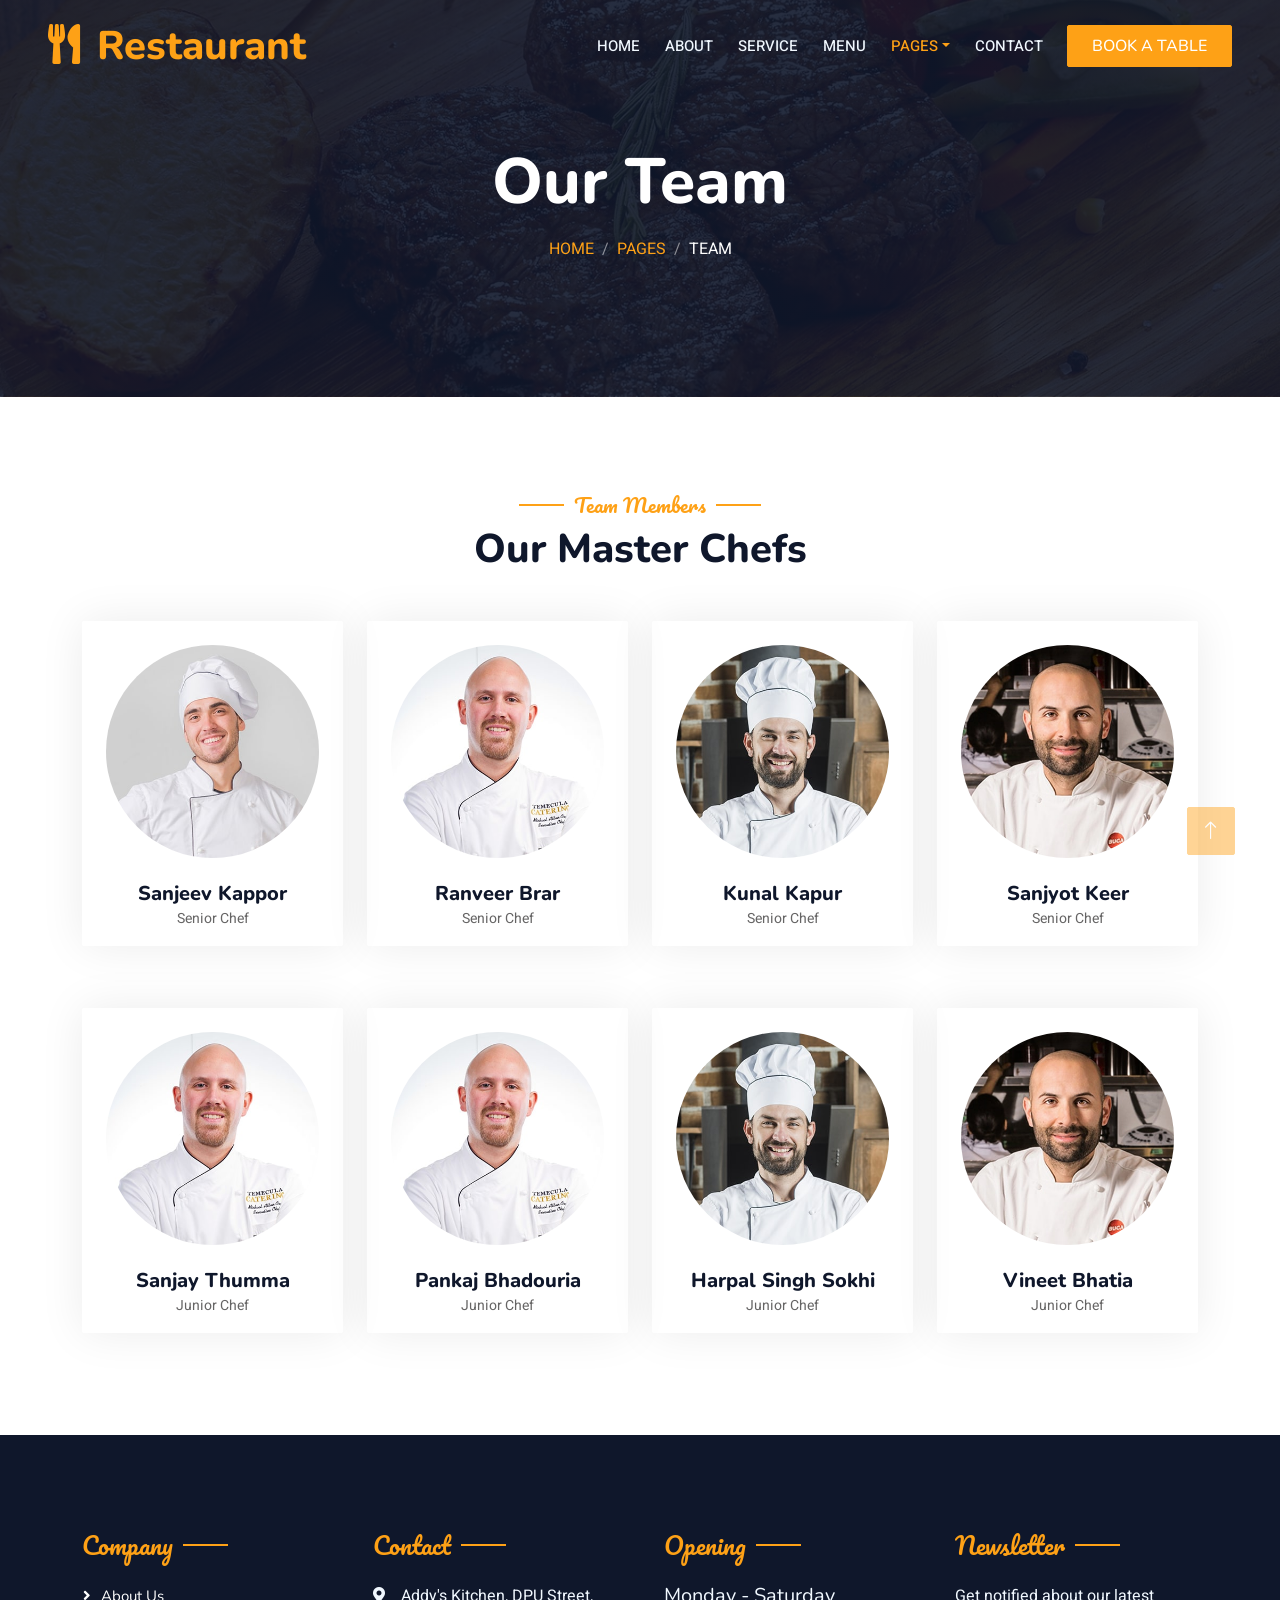
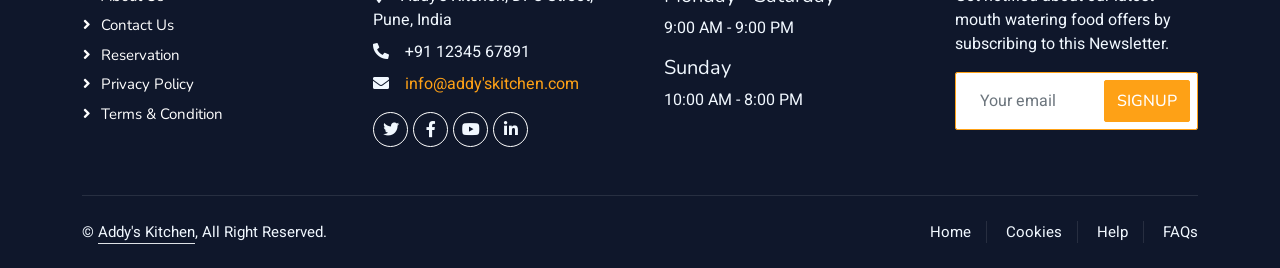
<file: team.html>
<!DOCTYPE html>
<html lang="en">

<head>
    <meta charset="utf-8">
    <title>Restaurant - Bootstrap Restaurant</title>
    <meta content="width=device-width, initial-scale=1.0" name="viewport">
    <meta content="" name="keywords">
    <meta content="" name="description">

    <!-- Favicon -->
    <link href="img/favicon.ico.jpg" rel="icon">

    <!-- Google Web Fonts -->
    <link rel="preconnect" href="https://fonts.googleapis.com">
    <link rel="preconnect" href="https://fonts.gstatic.com" crossorigin>
    <link href="https://fonts.googleapis.com/css2?family=Heebo:wght@400;500;600&family=Nunito:wght@600;700;800&family=Pacifico&display=swap" rel="stylesheet">

    <!-- Icon Font Stylesheet -->
    <link href="https://cdnjs.cloudflare.com/ajax/libs/font-awesome/5.10.0/css/all.min.css" rel="stylesheet">
    <link href="https://cdn.jsdelivr.net/npm/bootstrap-icons@1.4.1/font/bootstrap-icons.css" rel="stylesheet">

    <!-- Libraries Stylesheet -->
    <link href="lib/animate/animate.min.css" rel="stylesheet">
    <link href="lib/owlcarousel/assets/owl.carousel.min.css" rel="stylesheet">
    <link href="lib/tempusdominus/css/tempusdominus-bootstrap-4.min.css" rel="stylesheet" />

    <!-- Customized Bootstrap Stylesheet -->
    <link href="css/bootstrap.min.css" rel="stylesheet">

    <!-- Template Stylesheet -->
    <link href="css/style.css" rel="stylesheet">
</head>

<body>
    <div class="container-xxl bg-white p-0">
        <!-- Spinner Start -->
        <div id="spinner" class="show bg-white position-fixed translate-middle w-100 vh-100 top-50 start-50 d-flex align-items-center justify-content-center">
            <div class="spinner-border text-primary" style="width: 3rem; height: 3rem;" role="status">
                <span class="sr-only">Loading...</span>
            </div>
        </div>
        <!-- Spinner End -->


        <!-- Navbar & Hero Start -->
        <div class="container-xxl position-relative p-0">
            <nav class="navbar navbar-expand-lg navbar-dark bg-dark px-4 px-lg-5 py-3 py-lg-0">
                <a href="" class="navbar-brand p-0">
                    <h1 class="text-primary m-0"><i class="fa fa-utensils me-3"></i>Restaurant</h1>
                    <!-- <img src="img/logo.png" alt="Logo"> -->
                </a>
                <button class="navbar-toggler" type="button" data-bs-toggle="collapse" data-bs-target="#navbarCollapse">
                    <span class="fa fa-bars"></span>
                </button>
                <div class="collapse navbar-collapse" id="navbarCollapse">
                    <div class="navbar-nav ms-auto py-0 pe-4">
                        <a href="index.html" class="nav-item nav-link">Home</a>
                        <a href="about.html" class="nav-item nav-link">About</a>
                        <a href="service.html" class="nav-item nav-link">Service</a>
                        <a href="menu.html" class="nav-item nav-link">Menu</a>
                        <div class="nav-item dropdown">
                            <a href="#" class="nav-link dropdown-toggle active" data-bs-toggle="dropdown">Pages</a>
                            <div class="dropdown-menu m-0">
                                <a href="booking.html" class="dropdown-item">Booking</a>
                                <a href="team.html" class="dropdown-item active">Our Team</a>
                                <a href="testimonial.html" class="dropdown-item">Testimonial</a>
                            </div>
                        </div>
                        <a href="contact.html" class="nav-item nav-link">Contact</a>
                    </div>
                    <a href="booking.html" class="btn btn-primary py-2 px-4">Book A Table</a>
                </div>
            </nav>

            <div class="container-xxl py-5 bg-dark hero-header mb-5">
                <div class="container text-center my-5 pt-5 pb-4">
                    <h1 class="display-3 text-white mb-3 animated slideInDown">Our Team</h1>
                    <nav aria-label="breadcrumb">
                        <ol class="breadcrumb justify-content-center text-uppercase">
                            <li class="breadcrumb-item"><a href="#">Home</a></li>
                            <li class="breadcrumb-item"><a href="#">Pages</a></li>
                            <li class="breadcrumb-item text-white active" aria-current="page">Team</li>
                        </ol>
                    </nav>
                </div>
            </div>
        </div>
        <!-- Navbar & Hero End -->


        <!-- Team Start -->
        <div class="container-xxl pt-5 pb-3">
            <div class="container">
                <div class="text-center wow fadeInUp" data-wow-delay="0.1s">
                    <h5 class="section-title ff-secondary text-center text-primary fw-normal">Team Members</h5>
                    <h1 class="mb-5">Our Master Chefs</h1>
                </div>
                <div class="row g-4">
                    <div class="col-lg-3 col-md-6 wow fadeInUp" data-wow-delay="0.1s">
                        <div class="team-item text-center rounded overflow-hidden">
                            <div class="rounded-circle overflow-hidden m-4">
                                <img class="img-fluid" src="img/team-1.jpg" alt="">
                            </div>
                            <h5 class="mb-0">Sanjeev Kappor</h5>
                            <small>Senior Chef</small>
                            <div class="d-flex justify-content-center mt-3">
                                <a class="btn btn-square btn-primary mx-1" href=""><i class="fab fa-facebook-f"></i></a>
                                <a class="btn btn-square btn-primary mx-1" href=""><i class="fab fa-twitter"></i></a>
                                <a class="btn btn-square btn-primary mx-1" href=""><i class="fab fa-instagram"></i></a>
                            </div>
                        </div>
                    </div>
                    <div class="col-lg-3 col-md-6 wow fadeInUp" data-wow-delay="0.3s">
                        <div class="team-item text-center rounded overflow-hidden">
                            <div class="rounded-circle overflow-hidden m-4">
                                <img class="img-fluid" src="img/team-2.jpg" alt="">
                            </div>
                            <h5 class="mb-0">Ranveer Brar</h5>
                            <small>Senior Chef</small>
                            <div class="d-flex justify-content-center mt-3">
                                <a class="btn btn-square btn-primary mx-1" href=""><i class="fab fa-facebook-f"></i></a>
                                <a class="btn btn-square btn-primary mx-1" href=""><i class="fab fa-twitter"></i></a>
                                <a class="btn btn-square btn-primary mx-1" href=""><i class="fab fa-instagram"></i></a>
                            </div>
                        </div>
                    </div>
                    <div class="col-lg-3 col-md-6 wow fadeInUp" data-wow-delay="0.5s">
                        <div class="team-item text-center rounded overflow-hidden">
                            <div class="rounded-circle overflow-hidden m-4">
                                <img class="img-fluid" src="img/team-3.jpg" alt="">
                            </div>
                            <h5 class="mb-0">Kunal Kapur</h5>
                            <small>Senior Chef</small>
                            <div class="d-flex justify-content-center mt-3">
                                <a class="btn btn-square btn-primary mx-1" href=""><i class="fab fa-facebook-f"></i></a>
                                <a class="btn btn-square btn-primary mx-1" href=""><i class="fab fa-twitter"></i></a>
                                <a class="btn btn-square btn-primary mx-1" href=""><i class="fab fa-instagram"></i></a>
                            </div>
                        </div>
                    </div>
                    <div class="col-lg-3 col-md-6 wow fadeInUp" data-wow-delay="0.7s">
                        <div class="team-item text-center rounded overflow-hidden">
                            <div class="rounded-circle overflow-hidden m-4">
                                <img class="img-fluid" src="img/team-4.jpg" alt="">
                            </div>
                            <h5 class="mb-0">Sanjyot Keer</h5>
                            <small>Senior Chef</small>
                            <div class="d-flex justify-content-center mt-3">
                                <a class="btn btn-square btn-primary mx-1" href=""><i class="fab fa-facebook-f"></i></a>
                                <a class="btn btn-square btn-primary mx-1" href=""><i class="fab fa-twitter"></i></a>
                                <a class="btn btn-square btn-primary mx-1" href=""><i class="fab fa-instagram"></i></a>
                            </div>
                        </div>
                    </div>
                    <div class="col-lg-3 col-md-6 wow fadeInUp" data-wow-delay="0.1s">
                        <div class="team-item text-center rounded overflow-hidden">
                            <div class="rounded-circle overflow-hidden m-4">
                                <img class="img-fluid" src="img/team-2.jpg" alt="">
                            </div>
                            <h5 class="mb-0">Sanjay Thumma</h5>
                            <small>Junior Chef</small>
                            <div class="d-flex justify-content-center mt-3">
                                <a class="btn btn-square btn-primary mx-1" href=""><i class="fab fa-facebook-f"></i></a>
                                <a class="btn btn-square btn-primary mx-1" href=""><i class="fab fa-twitter"></i></a>
                                <a class="btn btn-square btn-primary mx-1" href=""><i class="fab fa-instagram"></i></a>
                            </div>
                        </div>
                    </div>
                    <div class="col-lg-3 col-md-6 wow fadeInUp" data-wow-delay="0.3s">
                        <div class="team-item text-center rounded overflow-hidden">
                            <div class="rounded-circle overflow-hidden m-4">
                                <img class="img-fluid" src="img/team-2.jpg" alt="">
                            </div>
                            <h5 class="mb-0">Pankaj Bhadouria</h5>
                            <small>Junior Chef</small>
                            <div class="d-flex justify-content-center mt-3">
                                <a class="btn btn-square btn-primary mx-1" href=""><i class="fab fa-facebook-f"></i></a>
                                <a class="btn btn-square btn-primary mx-1" href=""><i class="fab fa-twitter"></i></a>
                                <a class="btn btn-square btn-primary mx-1" href=""><i class="fab fa-instagram"></i></a>
                            </div>
                        </div>
                    </div>
                    <div class="col-lg-3 col-md-6 wow fadeInUp" data-wow-delay="0.5s">
                        <div class="team-item text-center rounded overflow-hidden">
                            <div class="rounded-circle overflow-hidden m-4">
                                <img class="img-fluid" src="img/team-3.jpg" alt="">
                            </div>
                            <h5 class="mb-0">Harpal Singh Sokhi</h5>
                            <small>Junior Chef</small>
                            <div class="d-flex justify-content-center mt-3">
                                <a class="btn btn-square btn-primary mx-1" href=""><i class="fab fa-facebook-f"></i></a>
                                <a class="btn btn-square btn-primary mx-1" href=""><i class="fab fa-twitter"></i></a>
                                <a class="btn btn-square btn-primary mx-1" href=""><i class="fab fa-instagram"></i></a>
                            </div>
                        </div>
                    </div>
                    <div class="col-lg-3 col-md-6 wow fadeInUp" data-wow-delay="0.7s">
                        <div class="team-item text-center rounded overflow-hidden">
                            <div class="rounded-circle overflow-hidden m-4">
                                <img class="img-fluid" src="img/team-4.jpg" alt="">
                            </div>
                            <h5 class="mb-0">Vineet Bhatia</h5>
                            <small>Junior Chef</small>
                            <div class="d-flex justify-content-center mt-3">
                                <a class="btn btn-square btn-primary mx-1" href=""><i class="fab fa-facebook-f"></i></a>
                                <a class="btn btn-square btn-primary mx-1" href=""><i class="fab fa-twitter"></i></a>
                                <a class="btn btn-square btn-primary mx-1" href=""><i class="fab fa-instagram"></i></a>
                            </div>
                        </div>
                    </div>
                </div>
            </div>
        </div>
        <!-- Team End -->


        <!-- Footer Start -->
        <div class="container-fluid bg-dark text-light footer pt-5 mt-5 wow fadeIn" data-wow-delay="0.1s">
            <div class="container py-5">
                <div class="row g-5">
                    <div class="col-lg-3 col-md-6">
                        <h4 class="section-title ff-secondary text-start text-primary fw-normal mb-4">Company</h4>
                        <a class="btn btn-link" href="">About Us</a>
                        <a class="btn btn-link" href="">Contact Us</a>
                        <a class="btn btn-link" href="">Reservation</a>
                        <a class="btn btn-link" href="">Privacy Policy</a>
                        <a class="btn btn-link" href="">Terms & Condition</a>
                    </div>
                    <div class="col-lg-3 col-md-6">
                        <h4 class="section-title ff-secondary text-start text-primary fw-normal mb-4">Contact</h4>
                        <p class="mb-2"><i class="fa fa-map-marker-alt me-3"></i>Addy's Kitchen, DPU Street, Pune, India</p>
                        <p class="mb-2"><i class="fa fa-phone-alt me-3"></i>+91 12345 67891</p>
                        <p class="mb-2"><i class="fa fa-envelope me-3"></i><a href="mailto:info@addy'skitchen.com">info@addy'skitchen.com</a></p>                        
                        <div class="d-flex pt-2">
                            <a class="btn btn-outline-light btn-social" href=""><i class="fab fa-twitter"></i></a>
                            <a class="btn btn-outline-light btn-social" href=""><i class="fab fa-facebook-f"></i></a>
                            <a class="btn btn-outline-light btn-social" href=""><i class="fab fa-youtube"></i></a>
                            <a class="btn btn-outline-light btn-social" href=""><i class="fab fa-linkedin-in"></i></a>
                        </div>
                    </div>
                    <div class="col-lg-3 col-md-6">
                        <h4 class="section-title ff-secondary text-start text-primary fw-normal mb-4">Opening</h4>
                        <h5 class="text-light fw-normal">Monday - Saturday</h5>
                        <p>9:00 AM - 9:00 PM</p>
                        <h5 class="text-light fw-normal">Sunday</h5>
                        <p>10:00 AM - 8:00 PM</p>
                    </div>
                    <div class="col-lg-3 col-md-6">
                        <h4 class="section-title ff-secondary text-start text-primary fw-normal mb-4">Newsletter</h4>
                        <p>Get notified about our latest mouth watering food offers by subscribing to this Newsletter.</p>
                        <div class="position-relative mx-auto" style="max-width: 400px;">
                            <input class="form-control border-primary w-100 py-3 ps-4 pe-5" type="text" placeholder="Your email">
                            <button type="button" class="btn btn-primary py-2 position-absolute top-0 end-0 mt-2 me-2">SignUp</button>
                        </div>
                    </div>
                </div>
            </div>
            <div class="container">
                <div class="copyright">
                    <div class="row">
                        <div class="col-md-6 text-center text-md-start mb-3 mb-md-0">
                            &copy; <a class="border-bottom" href="#">Addy's Kitchen</a>, All Right Reserved.
                        </div>
                        <div class="col-md-6 text-center text-md-end">
                            <div class="footer-menu">
                                <a href="index.html">Home</a>
                                <a href="">Cookies</a>
                                <a href="contact.html">Help</a>
                                <a href="">FAQs</a>
                            </div>
                        </div>
                    </div>
                </div>
            </div>
        </div>
        <!-- Footer End -->


        <!-- Back to Top -->
        <a href="#" class="btn btn-lg btn-primary btn-lg-square back-to-top"><i class="bi bi-arrow-up"></i></a>
    </div>

    <!-- JavaScript Libraries -->
    <script src="https://code.jquery.com/jquery-3.4.1.min.js"></script>
    <script src="https://cdn.jsdelivr.net/npm/bootstrap@5.0.0/dist/js/bootstrap.bundle.min.js"></script>
    <script src="lib/wow/wow.min.js"></script>
    <script src="lib/easing/easing.min.js"></script>
    <script src="lib/waypoints/waypoints.min.js"></script>
    <script src="lib/counterup/counterup.min.js"></script>
    <script src="lib/owlcarousel/owl.carousel.min.js"></script>
    <script src="lib/tempusdominus/js/moment.min.js"></script>
    <script src="lib/tempusdominus/js/moment-timezone.min.js"></script>
    <script src="lib/tempusdominus/js/tempusdominus-bootstrap-4.min.js"></script>

    <!-- Template Javascript -->
    <script src="js/main.js"></script>
</body>

</html>
</file>
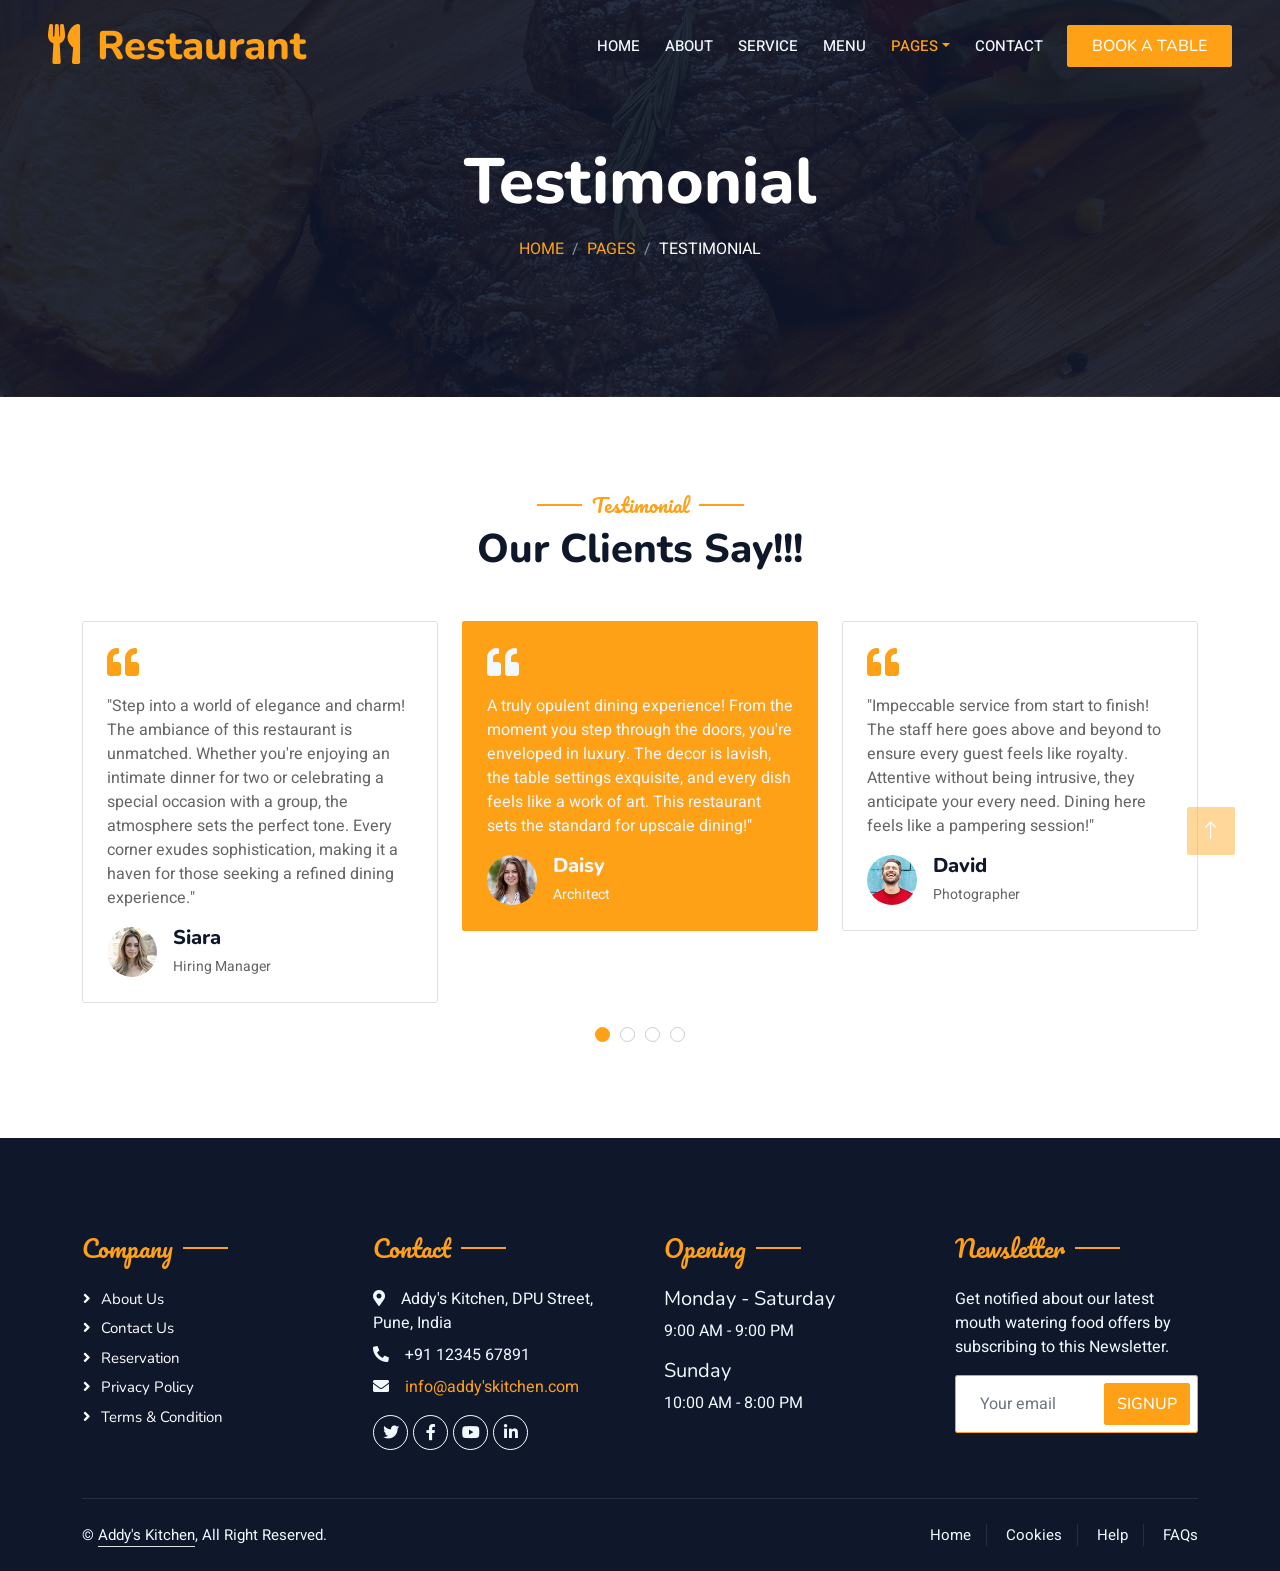
<file: testimonial.html>
<!DOCTYPE html>
<html lang="en">

<head>
    <meta charset="utf-8">
    <title>Restaurant - Bootstrap Restaurant</title>
    <meta content="width=device-width, initial-scale=1.0" name="viewport">
    <meta content="" name="keywords">
    <meta content="" name="description">

    <!-- Favicon -->
    <link href="img/favicon.ico.jpg" rel="icon">

    <!-- Google Web Fonts -->
    <link rel="preconnect" href="https://fonts.googleapis.com">
    <link rel="preconnect" href="https://fonts.gstatic.com" crossorigin>
    <link href="https://fonts.googleapis.com/css2?family=Heebo:wght@400;500;600&family=Nunito:wght@600;700;800&family=Pacifico&display=swap" rel="stylesheet">

    <!-- Icon Font Stylesheet -->
    <link href="https://cdnjs.cloudflare.com/ajax/libs/font-awesome/5.10.0/css/all.min.css" rel="stylesheet">
    <link href="https://cdn.jsdelivr.net/npm/bootstrap-icons@1.4.1/font/bootstrap-icons.css" rel="stylesheet">

    <!-- Libraries Stylesheet -->
    <link href="lib/animate/animate.min.css" rel="stylesheet">
    <link href="lib/owlcarousel/assets/owl.carousel.min.css" rel="stylesheet">
    <link href="lib/tempusdominus/css/tempusdominus-bootstrap-4.min.css" rel="stylesheet" />

    <!-- Customized Bootstrap Stylesheet -->
    <link href="css/bootstrap.min.css" rel="stylesheet">

    <!-- Template Stylesheet -->
    <link href="css/style.css" rel="stylesheet">
</head>

<body>
    <div class="container-xxl bg-white p-0">
        <!-- Spinner Start -->
        <div id="spinner" class="show bg-white position-fixed translate-middle w-100 vh-100 top-50 start-50 d-flex align-items-center justify-content-center">
            <div class="spinner-border text-primary" style="width: 3rem; height: 3rem;" role="status">
                <span class="sr-only">Loading...</span>
            </div>
        </div>
        <!-- Spinner End -->


        <!-- Navbar & Hero Start -->
        <div class="container-xxl position-relative p-0">
            <nav class="navbar navbar-expand-lg navbar-dark bg-dark px-4 px-lg-5 py-3 py-lg-0">
                <a href="" class="navbar-brand p-0">
                    <h1 class="text-primary m-0"><i class="fa fa-utensils me-3"></i>Restaurant</h1>
                    <!-- <img src="img/logo.png" alt="Logo"> -->
                </a>
                <button class="navbar-toggler" type="button" data-bs-toggle="collapse" data-bs-target="#navbarCollapse">
                    <span class="fa fa-bars"></span>
                </button>
                <div class="collapse navbar-collapse" id="navbarCollapse">
                    <div class="navbar-nav ms-auto py-0 pe-4">
                        <a href="index.html" class="nav-item nav-link">Home</a>
                        <a href="about.html" class="nav-item nav-link">About</a>
                        <a href="service.html" class="nav-item nav-link">Service</a>
                        <a href="menu.html" class="nav-item nav-link">Menu</a>
                        <div class="nav-item dropdown">
                            <a href="#" class="nav-link dropdown-toggle active" data-bs-toggle="dropdown">Pages</a>
                            <div class="dropdown-menu m-0">
                                <a href="booking.html" class="dropdown-item">Booking</a>
                                <a href="team.html" class="dropdown-item">Our Team</a>
                                <a href="testimonial.html" class="dropdown-item active">Testimonial</a>
                            </div>
                        </div>
                        <a href="contact.html" class="nav-item nav-link">Contact</a>
                    </div>
                    <a href="booking.html" class="btn btn-primary py-2 px-4">Book A Table</a>
                </div>
            </nav>

            <div class="container-xxl py-5 bg-dark hero-header mb-5">
                <div class="container text-center my-5 pt-5 pb-4">
                    <h1 class="display-3 text-white mb-3 animated slideInDown">Testimonial</h1>
                    <nav aria-label="breadcrumb">
                        <ol class="breadcrumb justify-content-center text-uppercase">
                            <li class="breadcrumb-item"><a href="#">Home</a></li>
                            <li class="breadcrumb-item"><a href="#">Pages</a></li>
                            <li class="breadcrumb-item text-white active" aria-current="page">Testimonial</li>
                        </ol>
                    </nav>
                </div>
            </div>
        </div>
        <!-- Navbar & Hero End -->


        <!-- Testimonial Start -->
        <div class="container-xxl py-5 wow fadeInUp" data-wow-delay="0.1s">
            <div class="container">
                <div class="text-center">
                    <h5 class="section-title ff-secondary text-center text-primary fw-normal">Testimonial</h5>
                    <h1 class="mb-5">Our Clients Say!!!</h1>
                </div>
                <div class="owl-carousel testimonial-carousel">
                    <div class="testimonial-item bg-transparent border rounded p-4">
                        <i class="fa fa-quote-left fa-2x text-primary mb-3"></i>
                        <p>A truly opulent dining experience! From the moment you step through the doors, you're enveloped in luxury. The decor is lavish, the table settings exquisite, and every dish feels like a work of art. This restaurant sets the standard for upscale dining!"</p>
                        <div class="d-flex align-items-center">
                            <img class="img-fluid flex-shrink-0 rounded-circle" src="img/testimonial-1.jpg" style="width: 50px; height: 50px;">
                            <div class="ps-3">
                                <h5 class="mb-1">Daisy</h5>
                                <small>Architect</small>
                            </div>
                        </div>
                    </div>
                    <div class="testimonial-item bg-transparent border rounded p-4">
                        <i class="fa fa-quote-left fa-2x text-primary mb-3"></i>
                        <p>"Impeccable service from start to finish! The staff here goes above and beyond to ensure every guest feels like royalty. Attentive without being intrusive, they anticipate your every need. Dining here feels like a pampering session!"</p>
                        <div class="d-flex align-items-center">
                            <img class="img-fluid flex-shrink-0 rounded-circle" src="img/testimonial-2.jpg" style="width: 50px; height: 50px;">
                            <div class="ps-3">
                                <h5 class="mb-1">David</h5>
                                <small>Photographer</small>
                            </div>
                        </div>
                    </div>
                    <div class="testimonial-item bg-transparent border rounded p-4">
                        <i class="fa fa-quote-left fa-2x text-primary mb-3"></i>
                        <p>"A true gem with a rich history! This restaurant isn't just a place to eat; it's a part of the city's heritage. Generations of families have dined here, creating cherished memories. The legacy of excellence continues with each visit, making it a timeless favorite."</p>
                        <div class="d-flex align-items-center">
                            <img class="img-fluid flex-shrink-0 rounded-circle" src="img/testimonial-3.jpg" style="width: 50px; height: 50px;">
                            <div class="ps-3">
                                <h5 class="mb-1">Aashish</h5>
                                <small>Software Developer</small>
                            </div>
                        </div>
                    </div>
                    <div class="testimonial-item bg-transparent border rounded p-4">
                        <i class="fa fa-quote-left fa-2x text-primary mb-3"></i>
                        <p>"Step into a world of elegance and charm! The ambiance of this restaurant is unmatched. Whether you're enjoying an intimate dinner for two or celebrating a special occasion with a group, the atmosphere sets the perfect tone. Every corner exudes sophistication, making it a haven for those seeking a refined dining experience."</p>
                        <div class="d-flex align-items-center">
                            <img class="img-fluid flex-shrink-0 rounded-circle" src="img/testimonial-4.jpg" style="width: 50px; height: 50px;">
                            <div class="ps-3">
                                <h5 class="mb-1">Siara</h5>
                                <small>Hiring Manager</small>
                            </div>
                        </div>
                    </div>
                </div>
            </div>
        </div>
        <!-- Testimonial End -->


        <!-- Footer Start -->
        <div class="container-fluid bg-dark text-light footer pt-5 mt-5 wow fadeIn" data-wow-delay="0.1s">
            <div class="container py-5">
                <div class="row g-5">
                    <div class="col-lg-3 col-md-6">
                        <h4 class="section-title ff-secondary text-start text-primary fw-normal mb-4">Company</h4>
                        <a class="btn btn-link" href="about.html">About Us</a>
                        <a class="btn btn-link" href="contact.html">Contact Us</a>
                        <a class="btn btn-link" href="booking.html">Reservation</a>
                        <a class="btn btn-link" href="">Privacy Policy</a>
                        <a class="btn btn-link" href="">Terms & Condition</a>
                    </div>
                    <div class="col-lg-3 col-md-6">
                        <h4 class="section-title ff-secondary text-start text-primary fw-normal mb-4">Contact</h4>
                        <p class="mb-2"><i class="fa fa-map-marker-alt me-3"></i>Addy's Kitchen, DPU Street, Pune, India</p>
                        <p class="mb-2"><i class="fa fa-phone-alt me-3"></i>+91 12345 67891</p>
                        <p class="mb-2"><i class="fa fa-envelope me-3"></i><a href="mailto:info@addy'skitchen.com">info@addy'skitchen.com</a></p>                        
                        <div class="d-flex pt-2">
                            <a class="btn btn-outline-light btn-social" href=""><i class="fab fa-twitter"></i></a>
                            <a class="btn btn-outline-light btn-social" href=""><i class="fab fa-facebook-f"></i></a>
                            <a class="btn btn-outline-light btn-social" href=""><i class="fab fa-youtube"></i></a>
                            <a class="btn btn-outline-light btn-social" href=""><i class="fab fa-linkedin-in"></i></a>
                        </div>
                    </div>
                    <div class="col-lg-3 col-md-6">
                        <h4 class="section-title ff-secondary text-start text-primary fw-normal mb-4">Opening</h4>
                        <h5 class="text-light fw-normal">Monday - Saturday</h5>
                        <p>9:00 AM - 9:00 PM</p>
                        <h5 class="text-light fw-normal">Sunday</h5>
                        <p>10:00 AM - 8:00 PM</p>
                    </div>
                    <div class="col-lg-3 col-md-6">
                        <h4 class="section-title ff-secondary text-start text-primary fw-normal mb-4">Newsletter</h4>
                        <p>Get notified about our latest mouth watering food offers by subscribing to this Newsletter.</p>
                        <div class="position-relative mx-auto" style="max-width: 400px;">
                            <input class="form-control border-primary w-100 py-3 ps-4 pe-5" type="text" placeholder="Your email">
                            <button type="button" class="btn btn-primary py-2 position-absolute top-0 end-0 mt-2 me-2">SignUp</button>
                        </div>
                    </div>
                </div>
            </div>
            <div class="container">
                <div class="copyright">
                    <div class="row">
                        <div class="col-md-6 text-center text-md-start mb-3 mb-md-0">
                            &copy; <a class="border-bottom" href="#">Addy's Kitchen</a>, All Right Reserved.
                        </div>
                        <div class="col-md-6 text-center text-md-end">
                            <div class="footer-menu">
                                <a href="index.html">Home</a>
                                <a href="">Cookies</a>
                                <a href="contact.html">Help</a>
                                <a href="">FAQs</a>
                            </div>
                        </div>
                    </div>
                </div>
            </div>
        </div>
        <!-- Footer End -->


        <!-- Back to Top -->
        <a href="#" class="btn btn-lg btn-primary btn-lg-square back-to-top"><i class="bi bi-arrow-up"></i></a>
    </div>

    <!-- JavaScript Libraries -->
    <script src="https://code.jquery.com/jquery-3.4.1.min.js"></script>
    <script src="https://cdn.jsdelivr.net/npm/bootstrap@5.0.0/dist/js/bootstrap.bundle.min.js"></script>
    <script src="lib/wow/wow.min.js"></script>
    <script src="lib/easing/easing.min.js"></script>
    <script src="lib/waypoints/waypoints.min.js"></script>
    <script src="lib/counterup/counterup.min.js"></script>
    <script src="lib/owlcarousel/owl.carousel.min.js"></script>
    <script src="lib/tempusdominus/js/moment.min.js"></script>
    <script src="lib/tempusdominus/js/moment-timezone.min.js"></script>
    <script src="lib/tempusdominus/js/tempusdominus-bootstrap-4.min.js"></script>

    <!-- Template Javascript -->
    <script src="js/main.js"></script>
</body>

</html>
</file>
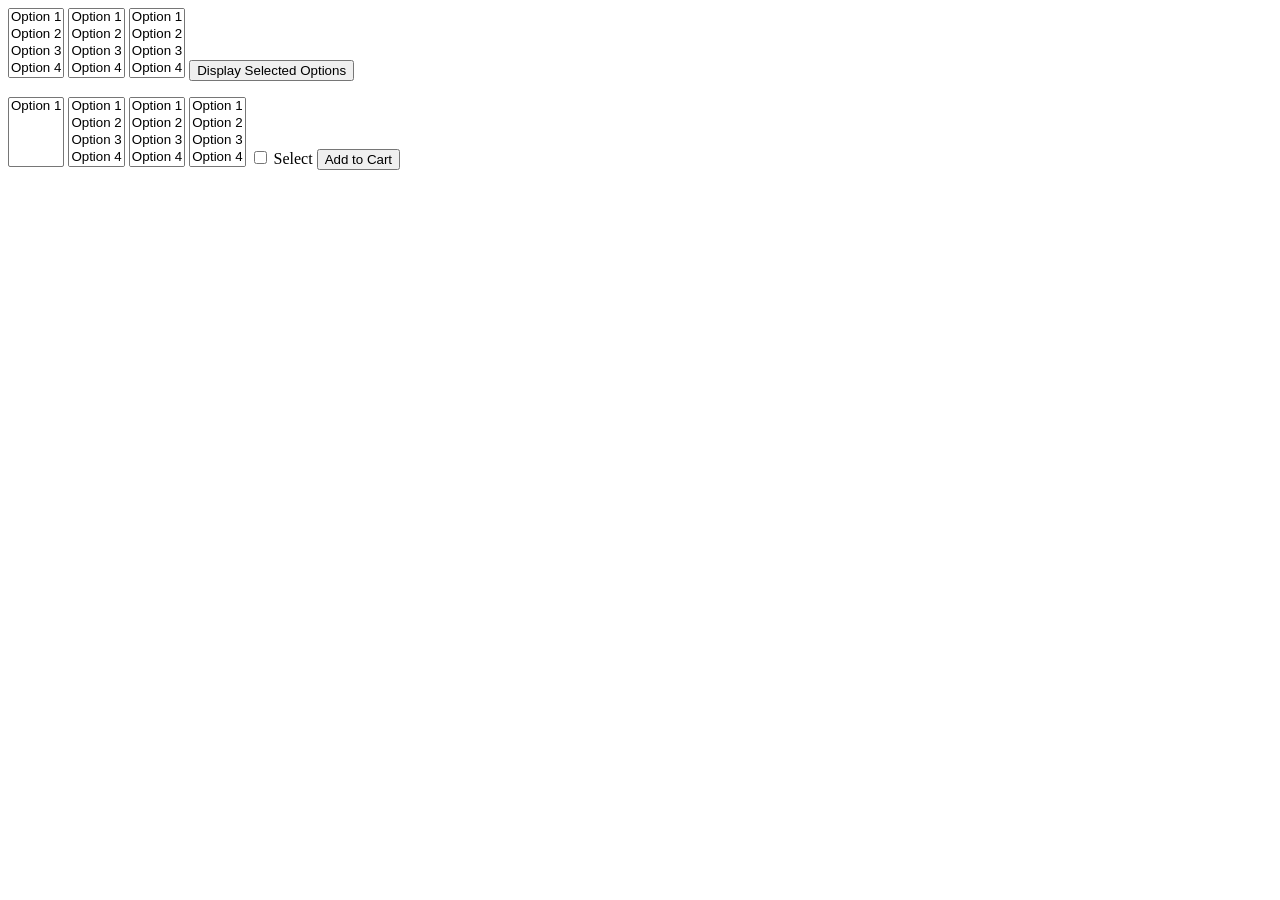
<file: lib/selectforcart/multipleselect.html>
<!DOCTYPE html>
<html lang="en">
<head>
<meta charset="UTF-8">
<meta name="viewport" content="width=device-width, initial-scale=1.0">
<title>Multi-select Options</title>
</head>
<body>

<select id="mySelectedbreakfast" multiple>
  <option value="option1">Option 1</option>
  <option value="option2">Option 2</option>
  <option value="option3">Option 3</option>
  <option value="option4">Option 4</option>
  <option value="option5">Option 5</option>
  <option value="option6">Option 6</option>
  <option value="option7">Option 7</option>
  <option value="option8">Option 8</option>
</select>

<select id="mySelectedlunch" multiple>
    <option value="option1">Option 1</option>
    <option value="option2">Option 2</option>
    <option value="option3">Option 3</option>
    <option value="option4">Option 4</option>
    <option value="option5">Option 5</option>
    <option value="option6">Option 6</option>
    <option value="option7">Option 7</option>
    <option value="option8">Option 8</option>
</select>


<select id="mySelecteddinner" multiple>
    <option value="option1">Option 1</option>
    <option value="option2">Option 2</option>
    <option value="option3">Option 3</option>
    <option value="option4">Option 4</option>
    <option value="option5">Option 5</option>
    <option value="option6">Option 6</option>
    <option value="option7">Option 7</option>
    <option value="option8">Option 8</option>
</select>

<button onclick="displaySelectedOptions()">Display Selected Options</button>

<p id="selectedOptions"></p>

<script src="multipleselect.js"></script>
</body>
</html>




<select id="mySelecteddinner" multiple>
  <option value="option1">Option 1</option>
</select>



































<!DOCTYPE html>
<html lang="en">
<head>
<meta charset="UTF-8">
<meta name="viewport" content="width=device-width, initial-scale=1.0">
<title>Multi-select Options</title>
</head>
<body>

<select id="mySelectedbreakfast" multiple>
  <option value="option1">Option 1</option>
  <option value="option2">Option 2</option>
  <option value="option3">Option 3</option>
  <option value="option4">Option 4</option>
  <option value="option5">Option 5</option>
  <option value="option6">Option 6</option>
  <option value="option7">Option 7</option>
  <option value="option8">Option 8</option>
</select>

<select id="mySelectedlunch" multiple>
    <option value="option1">Option 1</option>
    <option value="option2">Option 2</option>
    <option value="option3">Option 3</option>
    <option value="option4">Option 4</option>
    <option value="option5">Option 5</option>
    <option value="option6">Option 6</option>
    <option value="option7">Option 7</option>
    <option value="option8">Option 8</option>
</select>

<select id="mySelecteddinner" multiple>
    <option value="option1">Option 1</option>
    <option value="option2">Option 2</option>
    <option value="option3">Option 3</option>
    <option value="option4">Option 4</option>
    <option value="option5">Option 5</option>
    <option value="option6">Option 6</option>
    <option value="option7">Option 7</option>
    <option value="option8">Option 8</option>
</select>

<label><input type="checkbox" id="option1" value="option1"> Select</label>
<button onclick="addToCart()">Add to Cart</button>

<p id="selectedOptions"></p>

<script>
function displaySelectedOptions() {
  const selectElementbreakfast = document.getElementById('mySelectedbreakfast');
  const selectElementlunch = document.getElementById('mySelectedlunch');
  const selectElementdinner = document.getElementById('mySelecteddinner');
  
  const selectedOptionsBreakfast = getSelectedOptions(selectElementbreakfast);
  const selectedOptionsLunch = getSelectedOptions(selectElementlunch);
  const selectedOptionsDinner = getSelectedOptions(selectElementdinner);

  const selectedOptions = {
    breakfast: selectedOptionsBreakfast,
    lunch: selectedOptionsLunch,
    dinner: selectedOptionsDinner
  };

  document.getElementById('selectedOptions').textContent = "Selected Options: " + JSON.stringify(selectedOptions);
}

function getSelectedOptions(selectElement) {
  const selectedOptions = [];
  for (let i = 0; i < selectElement.options.length; i++) {
    if (selectElement.options[i].selected) {
      selectedOptions.push(selectElement.options[i].value);
    }
  }
  return selectedOptions;
}

function addToCart() {
  const checkbox = document.getElementById('option1');
  if (checkbox.checked) {
    // Perform the add to cart operation here
    alert('Item added to cart!');
  } else {
    alert('Please select the checkbox to add to cart.');
  }
}
</script>

</body>
</html>
</file>
<file: css/style.css>
/********** Template CSS **********/
:root {
    --primary: #FEA116;
    --light: #F1F8FF;
    --dark: #0F172B;
}

.ff-secondary {
    font-family: 'Pacifico', cursive;
}

.fw-medium {
    font-weight: 600 !important;
}

.fw-semi-bold {
    font-weight: 700 !important;
}

.back-to-top {
    position: fixed;
    display: none;
    right: 45px;
    bottom: 45px;
    z-index: 99;
}


/*** Spinner ***/
#spinner {
    opacity: 0;
    visibility: hidden;
    transition: opacity .5s ease-out, visibility 0s linear .5s;
    z-index: 99999;
}

#spinner.show {
    transition: opacity .5s ease-out, visibility 0s linear 0s;
    visibility: visible;
    opacity: 1;
}


/*** Button ***/
.btn {
    font-family: 'Nunito', sans-serif;
    font-weight: 500;
    text-transform: uppercase;
    transition: .5s;
}

.btn.btn-primary,
.btn.btn-secondary {
    color: #FFFFFF;
}

.btn-square {
    width: 38px;
    height: 38px;
}

.btn-sm-square {
    width: 32px;
    height: 32px;
}

.btn-lg-square {
    width: 48px;
    height: 48px;
}

.btn-square,
.btn-sm-square,
.btn-lg-square {
    padding: 0;
    display: flex;
    align-items: center;
    justify-content: center;
    font-weight: normal;
    border-radius: 2px;
}


/*** Navbar ***/
.navbar-dark .navbar-nav .nav-link {
    position: relative;
    margin-left: 25px;
    padding: 35px 0;
    font-size: 15px;
    color: var(--light) !important;
    text-transform: uppercase;
    font-weight: 500;
    outline: none;
    transition: .5s;
}

.sticky-top.navbar-dark .navbar-nav .nav-link {
    padding: 20px 0;
}

.navbar-dark .navbar-nav .nav-link:hover,
.navbar-dark .navbar-nav .nav-link.active {
    color: var(--primary) !important;
}

.navbar-dark .navbar-brand img {
    max-height: 60px;
    transition: .5s;
}

.sticky-top.navbar-dark .navbar-brand img {
    max-height: 45px;
}

@media (max-width: 991.98px) {
    .sticky-top.navbar-dark {
        position: relative;
    }

    .navbar-dark .navbar-collapse {
        margin-top: 15px;
        border-top: 1px solid rgba(255, 255, 255, .1)
    }

    .navbar-dark .navbar-nav .nav-link,
    .sticky-top.navbar-dark .navbar-nav .nav-link {
        padding: 10px 0;
        margin-left: 0;
    }

    .navbar-dark .navbar-brand img {
        max-height: 45px;
    }
}

@media (min-width: 992px) {
    .navbar-dark {
        position: absolute;
        width: 100%;
        top: 0;
        left: 0;
        z-index: 999;
        background: transparent !important;
    }
    
    .sticky-top.navbar-dark {
        position: fixed;
        background: var(--dark) !important;
    }
}


/*** Hero Header ***/
.hero-header {
    background: linear-gradient(rgba(15, 23, 43, .9), rgba(15, 23, 43, .9)), url(../img/bg-hero.jpg);
    background-position: center center;
    background-repeat: no-repeat;
    background-size: cover;
}

.hero-header img {
    animation: imgRotate 50s linear infinite;
}

@keyframes imgRotate { 
    100% { 
        transform: rotate(360deg); 
    } 
}

.breadcrumb-item + .breadcrumb-item::before {
    color: rgba(255, 255, 255, .5);
}


/*** Section Title ***/
.section-title {
    position: relative;
    display: inline-block;
}

.section-title::before {
    position: absolute;
    content: "";
    width: 45px;
    height: 2px;
    top: 50%;
    left: -55px;
    margin-top: -1px;
    background: var(--primary);
}

.section-title::after {
    position: absolute;
    content: "";
    width: 45px;
    height: 2px;
    top: 50%;
    right: -55px;
    margin-top: -1px;
    background: var(--primary);
}

.section-title.text-start::before,
.section-title.text-end::after {
    display: none;
}


/*** Service ***/
.service-item {
    box-shadow: 0 0 45px rgba(0, 0, 0, .08);
    transition: .5s;
}

.service-item:hover {
    background: var(--primary);
}

.service-item * {
    transition: .5s;
}

.service-item:hover * {
    color: var(--light) !important;
}


/*** Food Menu ***/
.nav-pills .nav-item .active {
    border-bottom: 2px solid var(--primary);
}


/*** Youtube Video ***/
.video {
    position: relative;
    height: 100%;
    min-height: 500px;
    background: linear-gradient(rgba(15, 23, 43, .1), rgba(15, 23, 43, .1)), url(../img/video.jpg);
    background-position: center center;
    background-repeat: no-repeat;
    background-size: cover;
}

.video .btn-play {
    position: absolute;
    z-index: 3;
    top: 50%;
    left: 50%;
    transform: translateX(-50%) translateY(-50%);
    box-sizing: content-box;
    display: block;
    width: 32px;
    height: 44px;
    border-radius: 50%;
    border: none;
    outline: none;
    padding: 18px 20px 18px 28px;
}

.video .btn-play:before {
    content: "";
    position: absolute;
    z-index: 0;
    left: 50%;
    top: 50%;
    transform: translateX(-50%) translateY(-50%);
    display: block;
    width: 100px;
    height: 100px;
    background: var(--primary);
    border-radius: 50%;
    animation: pulse-border 1500ms ease-out infinite;
}

.video .btn-play:after {
    content: "";
    position: absolute;
    z-index: 1;
    left: 50%;
    top: 50%;
    transform: translateX(-50%) translateY(-50%);
    display: block;
    width: 100px;
    height: 100px;
    background: var(--primary);
    border-radius: 50%;
    transition: all 200ms;
}

.video .btn-play img {
    position: relative;
    z-index: 3;
    max-width: 100%;
    width: auto;
    height: auto;
}

.video .btn-play span {
    display: block;
    position: relative;
    z-index: 3;
    width: 0;
    height: 0;
    border-left: 32px solid var(--dark);
    border-top: 22px solid transparent;
    border-bottom: 22px solid transparent;
}

@keyframes pulse-border {
    0% {
        transform: translateX(-50%) translateY(-50%) translateZ(0) scale(1);
        opacity: 1;
    }

    100% {
        transform: translateX(-50%) translateY(-50%) translateZ(0) scale(1.5);
        opacity: 0;
    }
}

#videoModal {
    z-index: 99999;
}

#videoModal .modal-dialog {
    position: relative;
    max-width: 800px;
    margin: 60px auto 0 auto;
}

#videoModal .modal-body {
    position: relative;
    padding: 0px;
}

#videoModal .close {
    position: absolute;
    width: 30px;
    height: 30px;
    right: 0px;
    top: -30px;
    z-index: 999;
    font-size: 30px;
    font-weight: normal;
    color: #FFFFFF;
    background: #000000;
    opacity: 1;
}


/*** Team ***/
.team-item {
    box-shadow: 0 0 45px rgba(0, 0, 0, .08);
    height: calc(100% - 38px);
    transition: .5s;
}

.team-item img {
    transition: .5s;
}

.team-item:hover img {
    transform: scale(1.1);
}

.team-item:hover {
    height: 100%;
}

.team-item .btn {
    border-radius: 38px 38px 0 0;
}


/*** Testimonial ***/
.testimonial-carousel .owl-item .testimonial-item,
.testimonial-carousel .owl-item.center .testimonial-item * {
    transition: .5s;
}

.testimonial-carousel .owl-item.center .testimonial-item {
    background: var(--primary) !important;
    border-color: var(--primary) !important;
}

.testimonial-carousel .owl-item.center .testimonial-item * {
    color: var(--light) !important;
}

.testimonial-carousel .owl-dots {
    margin-top: 24px;
    display: flex;
    align-items: flex-end;
    justify-content: center;
}

.testimonial-carousel .owl-dot {
    position: relative;
    display: inline-block;
    margin: 0 5px;
    width: 15px;
    height: 15px;
    border: 1px solid #CCCCCC;
    border-radius: 15px;
    transition: .5s;
}

.testimonial-carousel .owl-dot.active {
    background: var(--primary);
    border-color: var(--primary);
}


/*** Footer ***/
.footer .btn.btn-social {
    margin-right: 5px;
    width: 35px;
    height: 35px;
    display: flex;
    align-items: center;
    justify-content: center;
    color: var(--light);
    border: 1px solid #FFFFFF;
    border-radius: 35px;
    transition: .3s;
}

.footer .btn.btn-social:hover {
    color: var(--primary);
}

.footer .btn.btn-link {
    display: block;
    margin-bottom: 5px;
    padding: 0;
    text-align: left;
    color: #FFFFFF;
    font-size: 15px;
    font-weight: normal;
    text-transform: capitalize;
    transition: .3s;
}

.footer .btn.btn-link::before {
    position: relative;
    content: "\f105";
    font-family: "Font Awesome 5 Free";
    font-weight: 900;
    margin-right: 10px;
}

.footer .btn.btn-link:hover {
    letter-spacing: 1px;
    box-shadow: none;
}

.footer .copyright {
    padding: 25px 0;
    font-size: 15px;
    border-top: 1px solid rgba(256, 256, 256, .1);
}

.footer .copyright a {
    color: var(--light);
}

.footer .footer-menu a {
    margin-right: 15px;
    padding-right: 15px;
    border-right: 1px solid rgba(255, 255, 255, .1);
}

.footer .footer-menu a:last-child {
    margin-right: 0;
    padding-right: 0;
    border-right: none;
}
</file>
